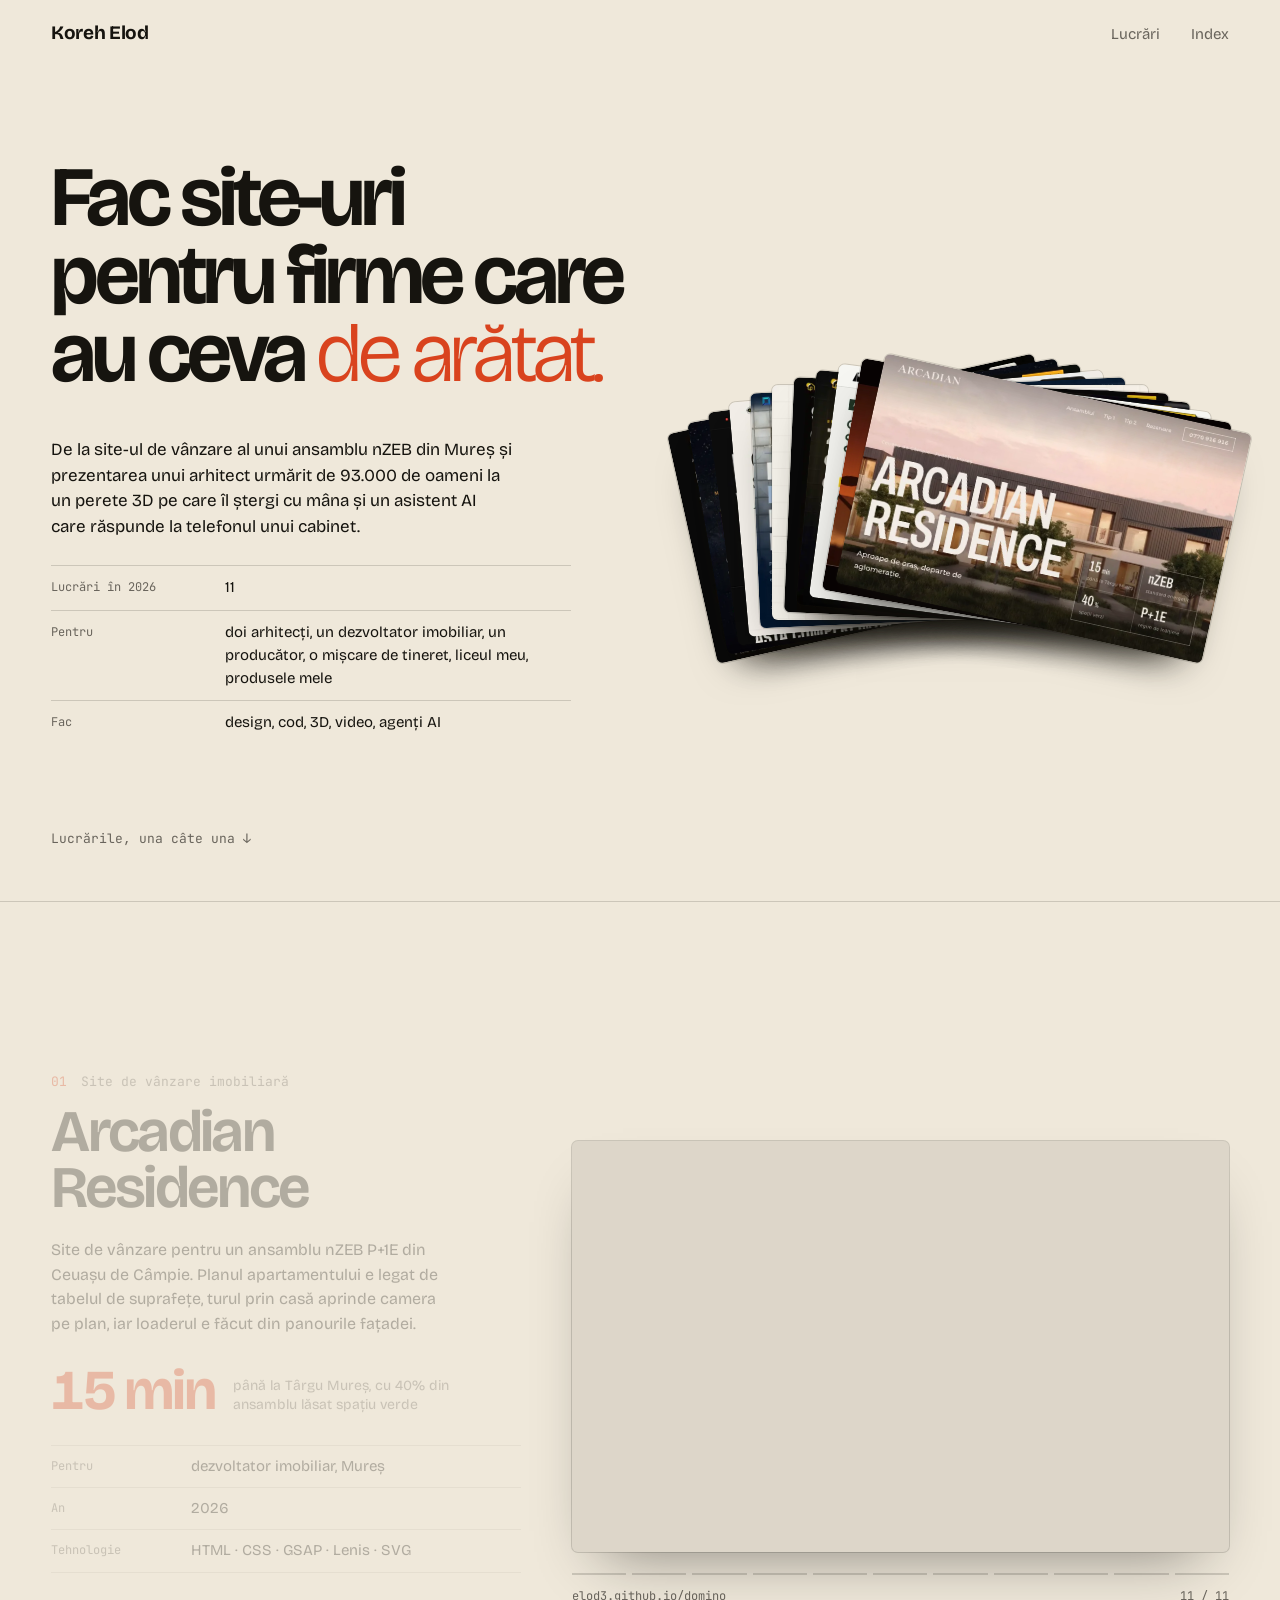
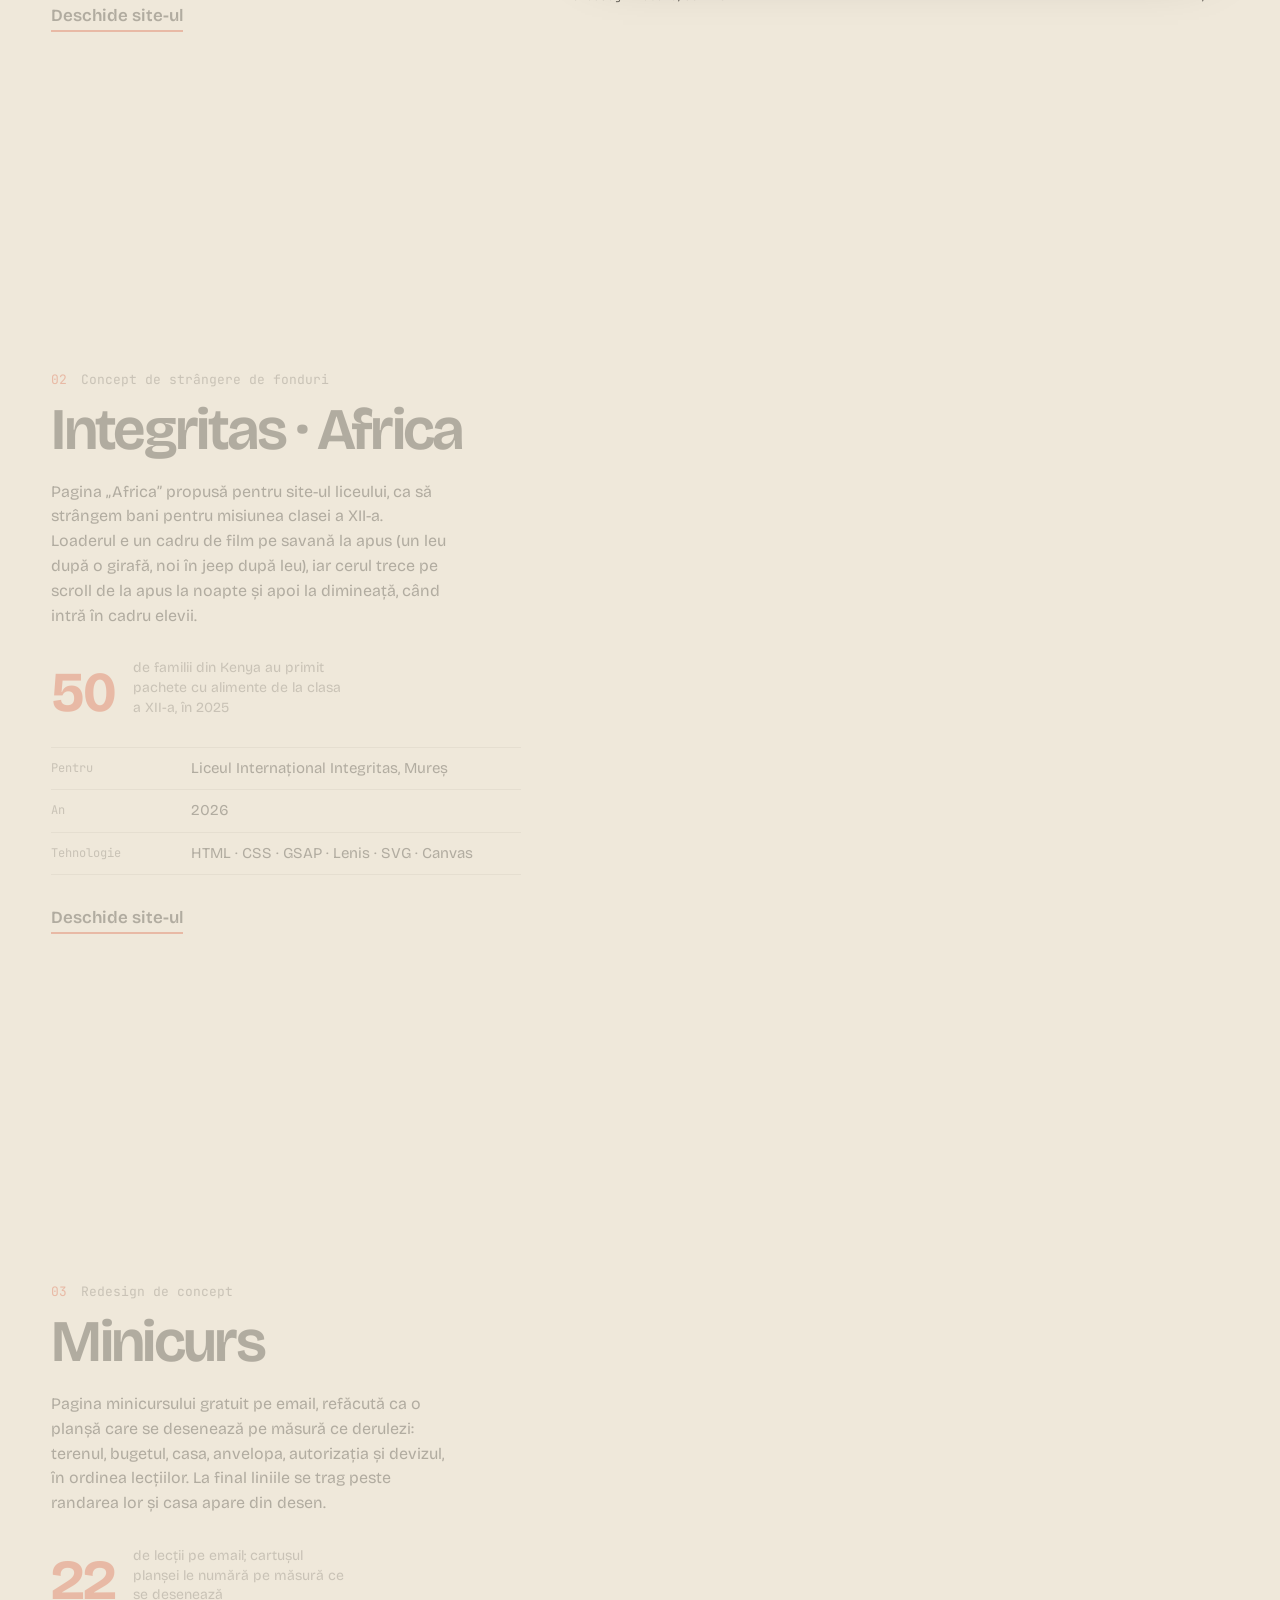
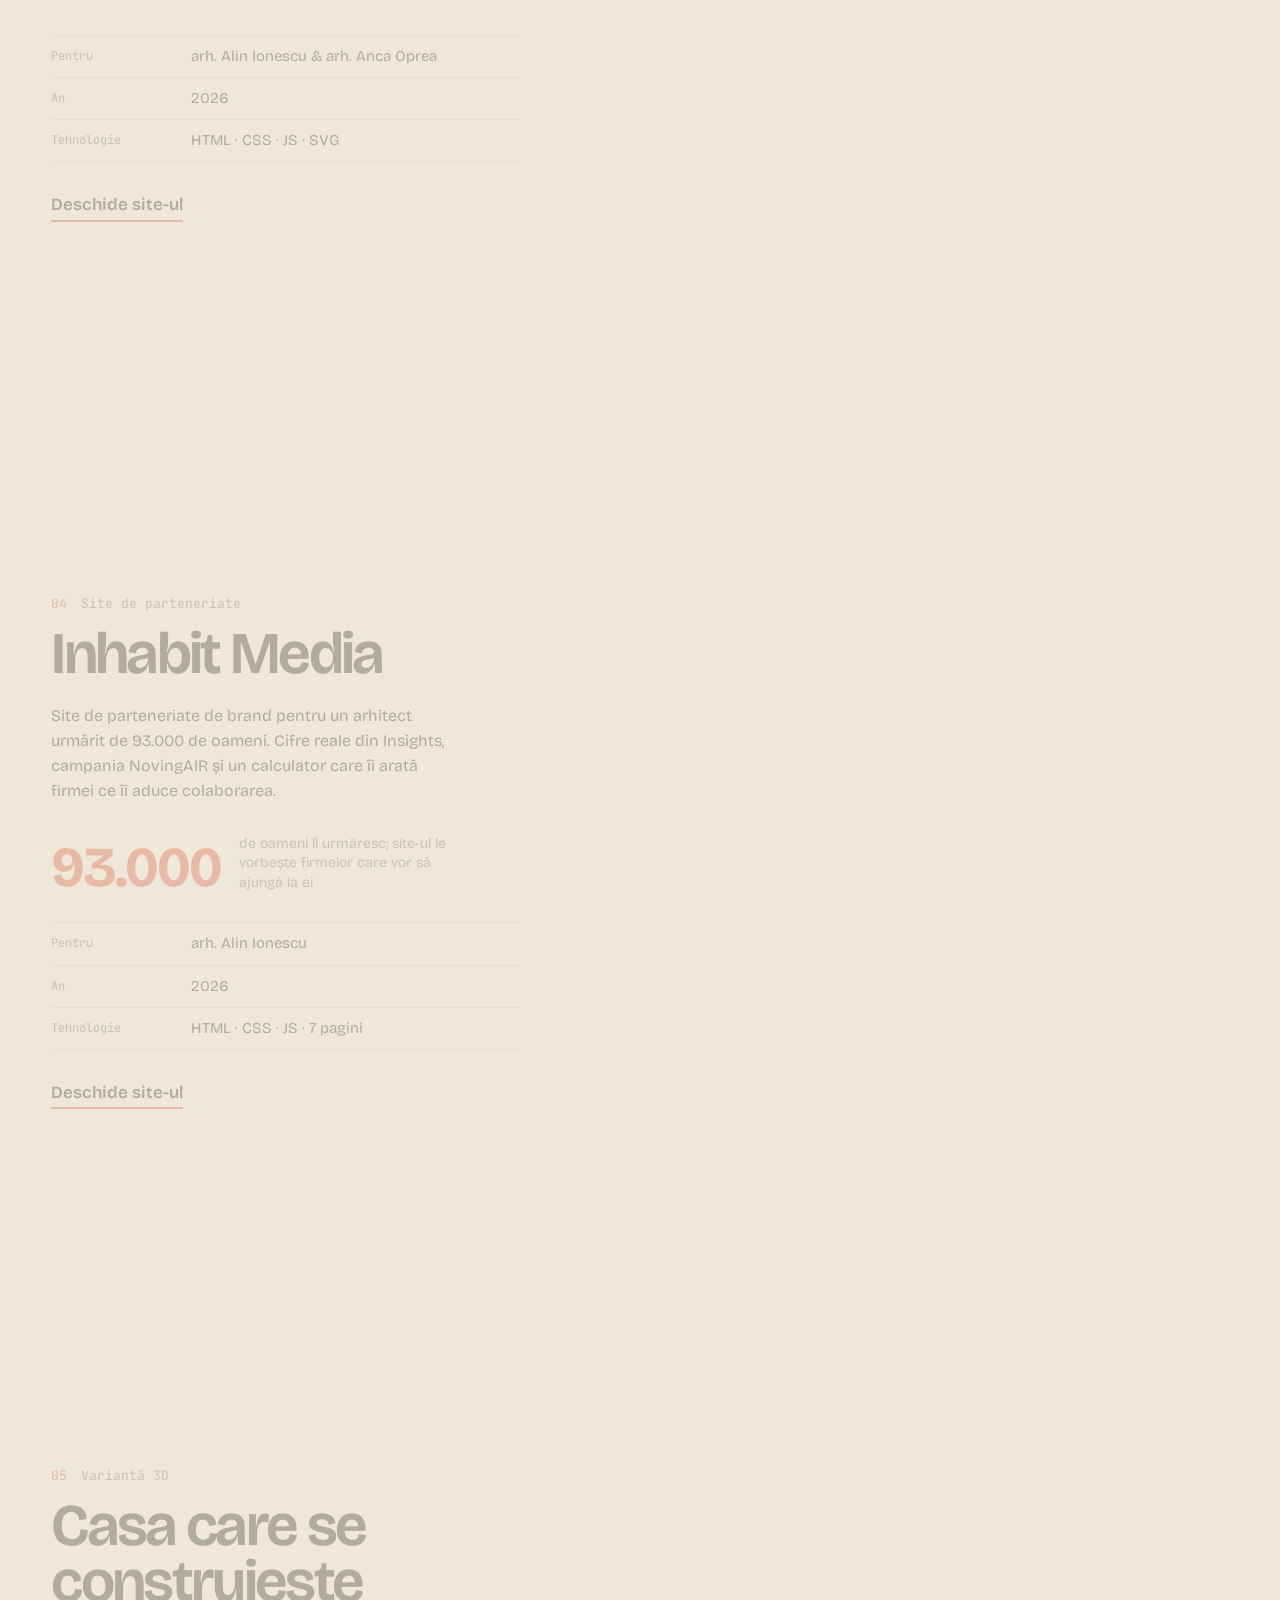
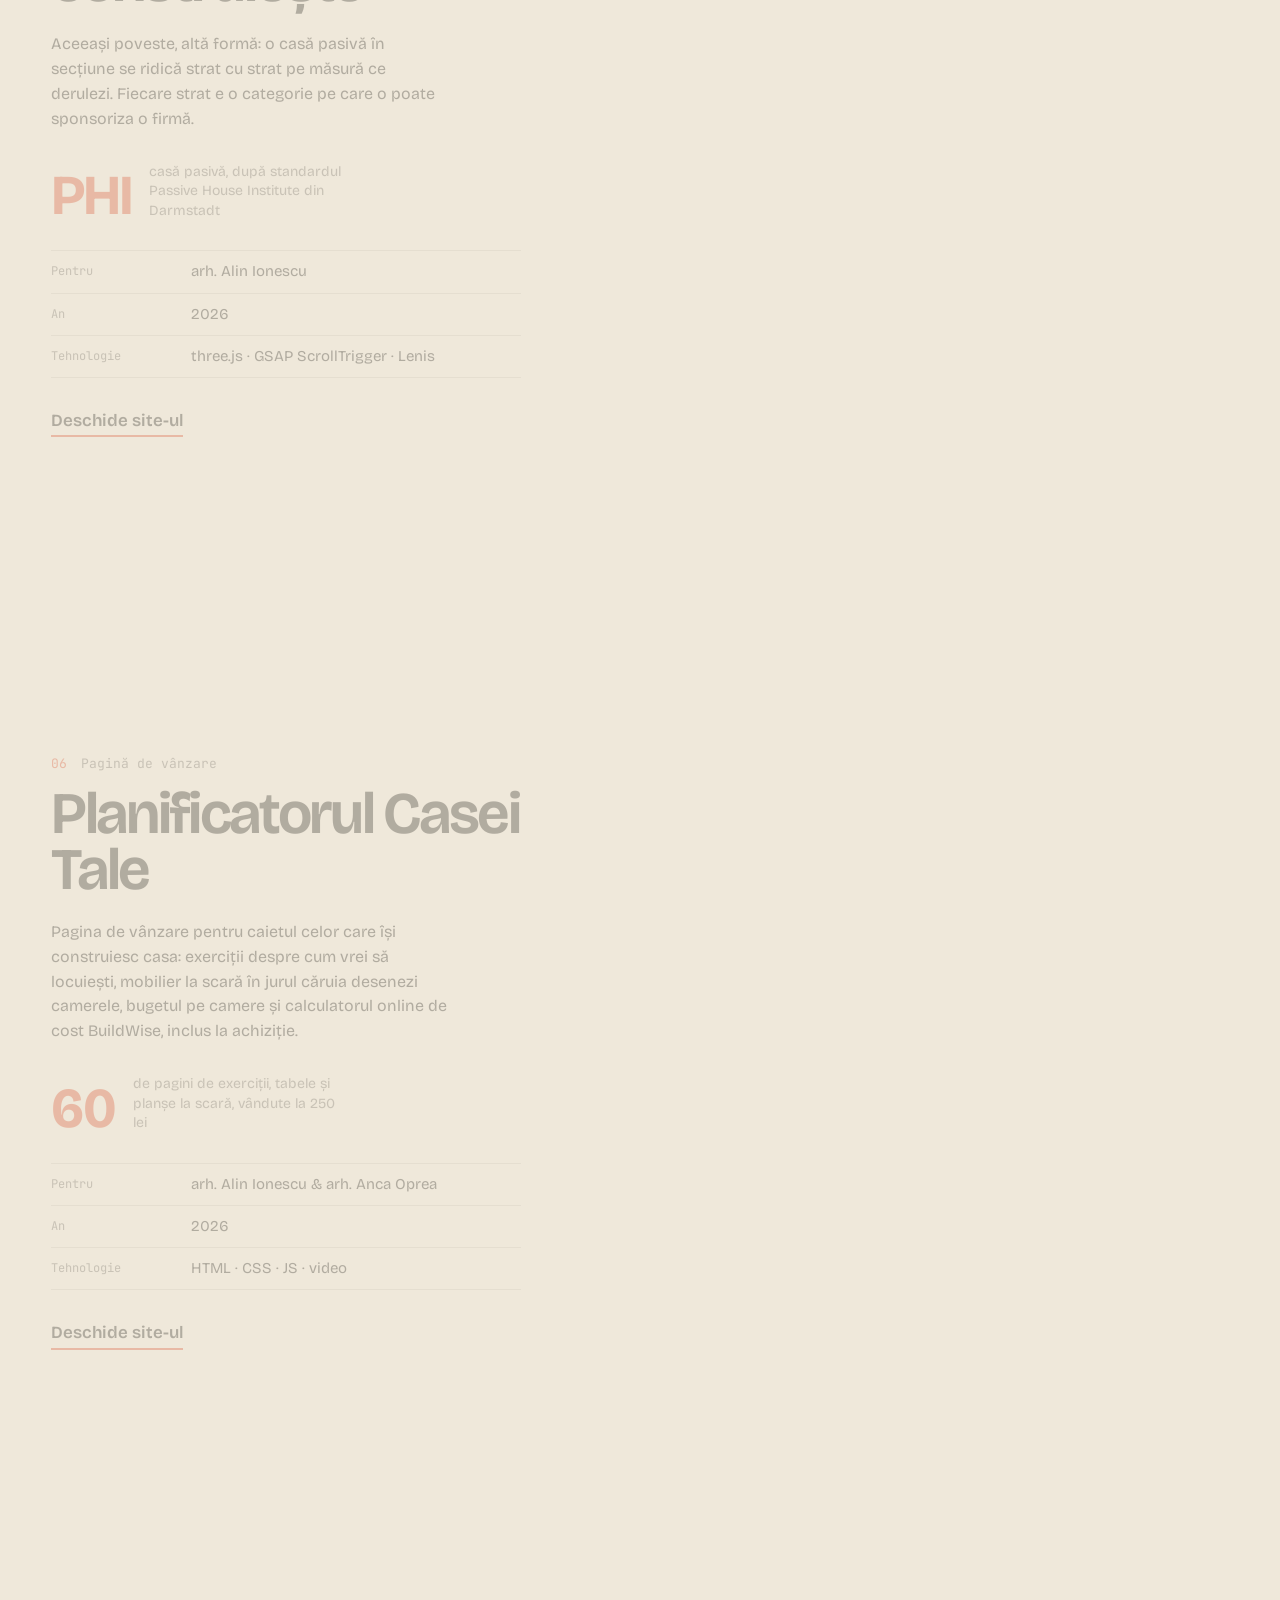
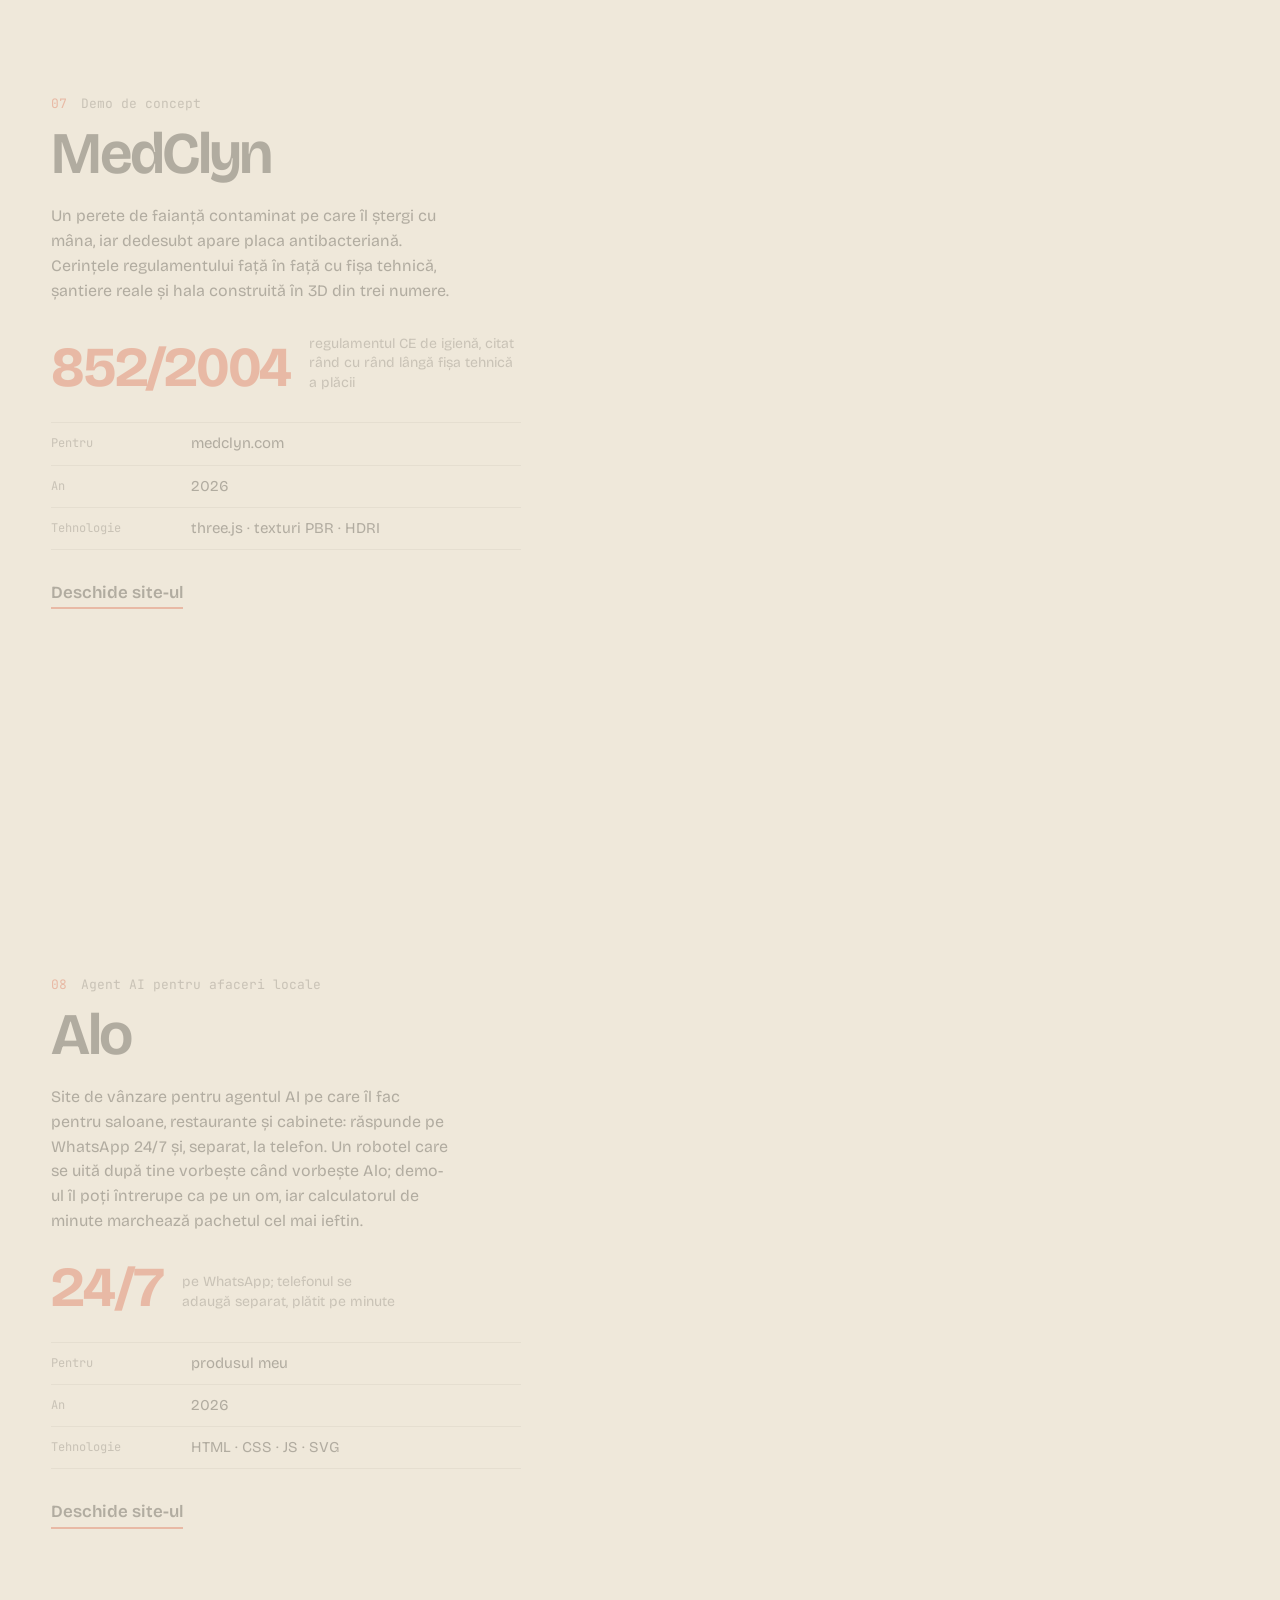
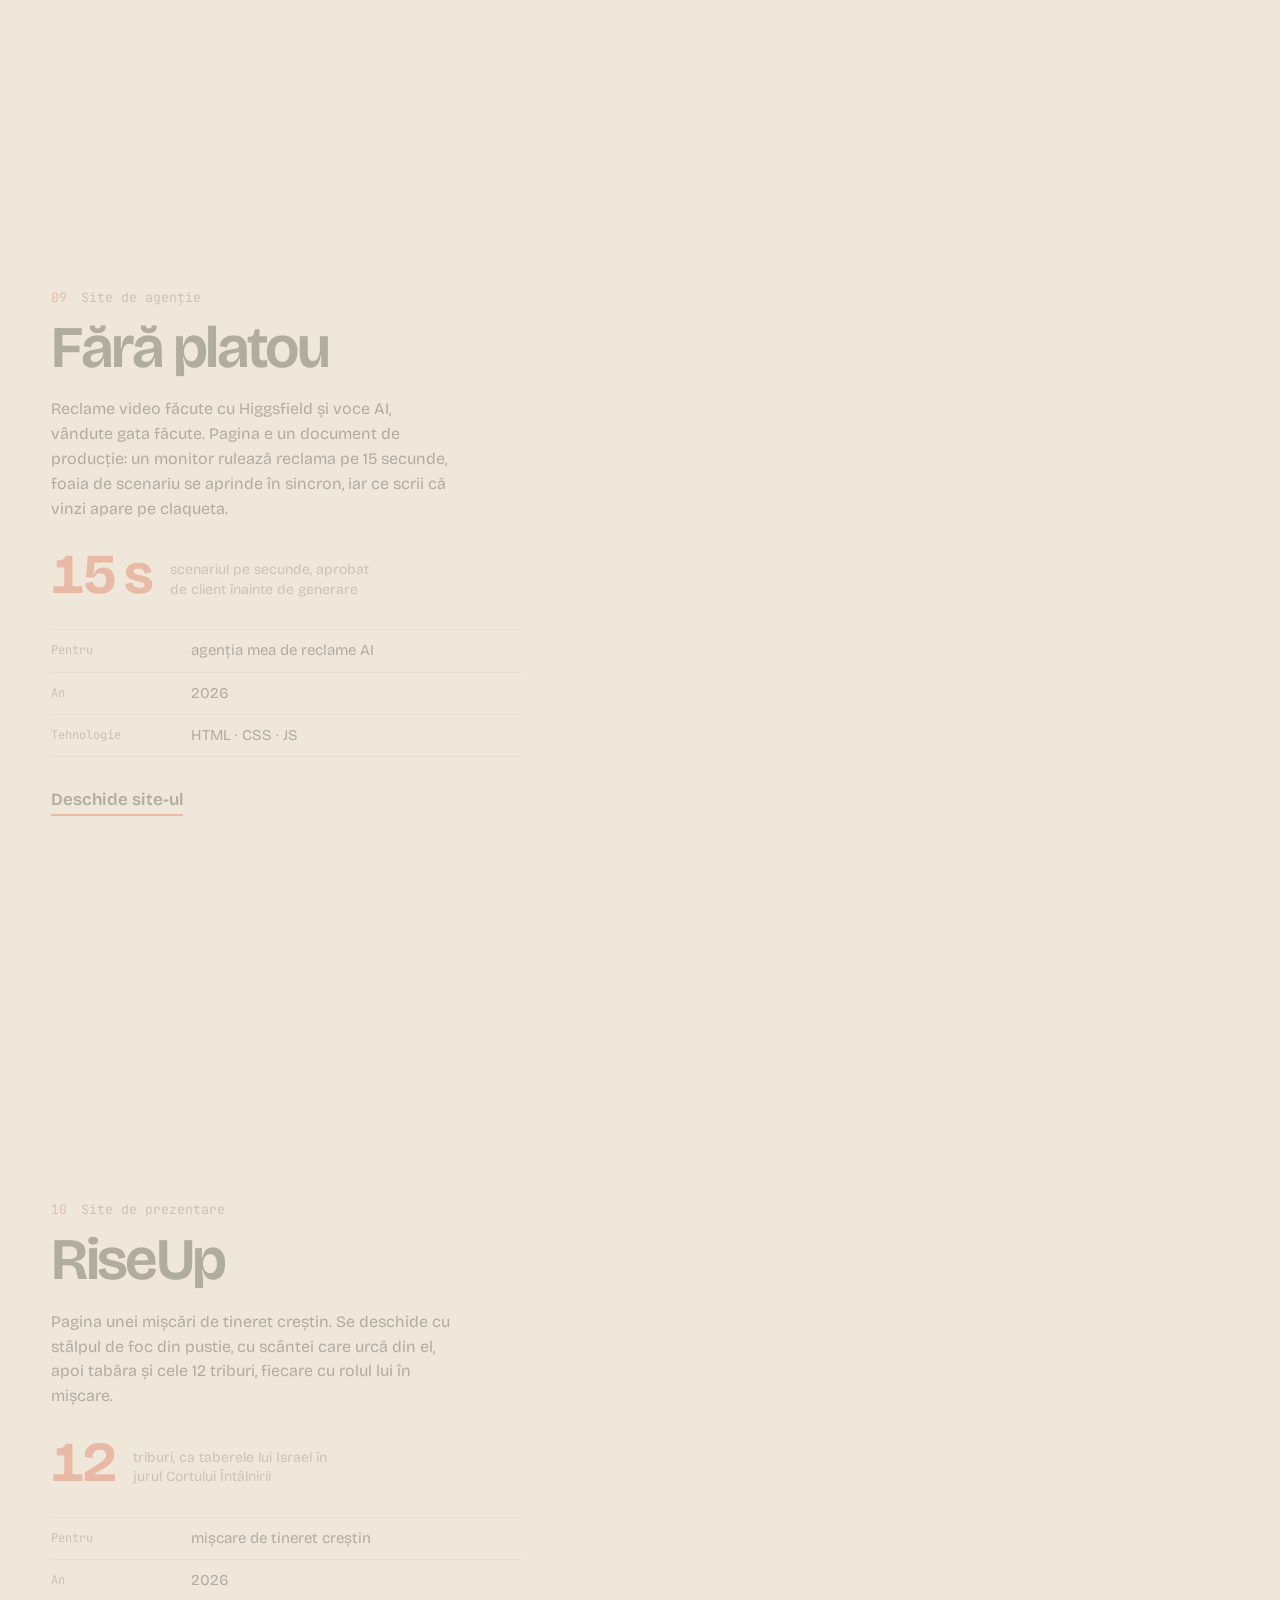
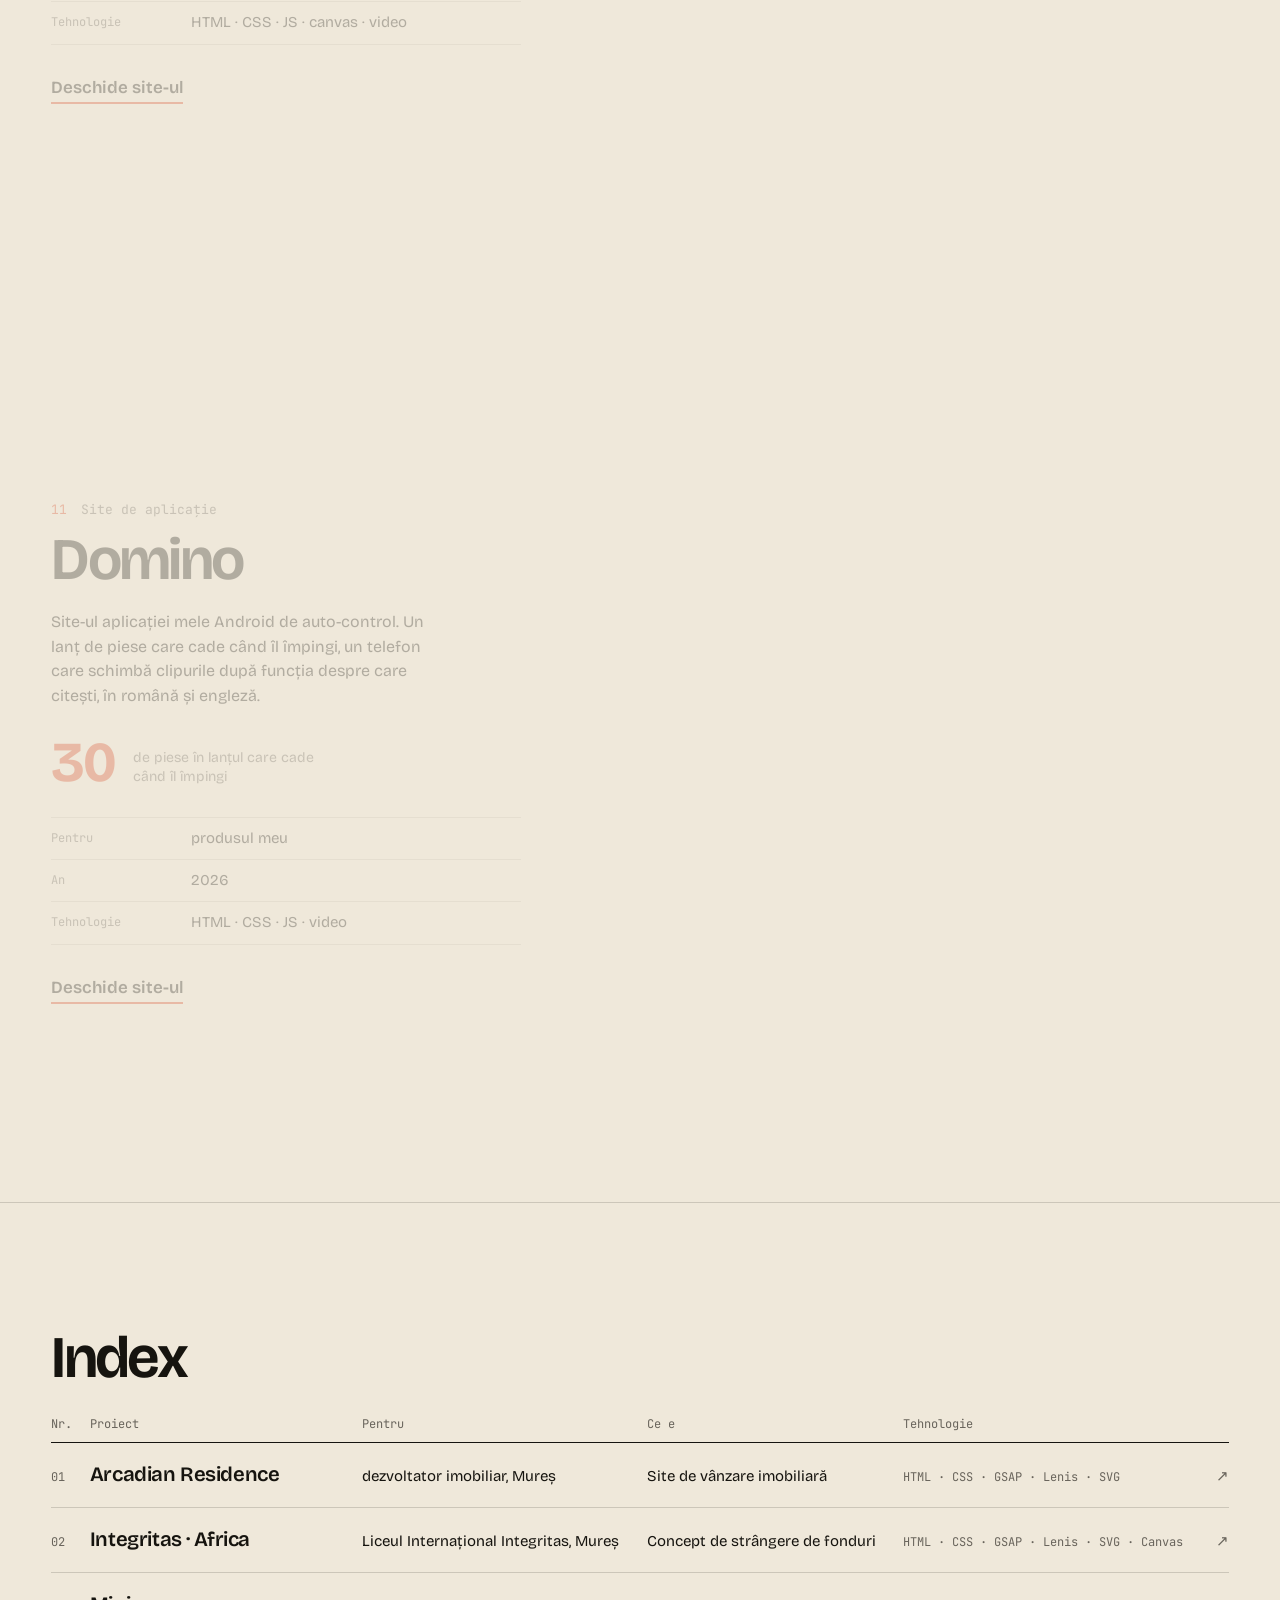
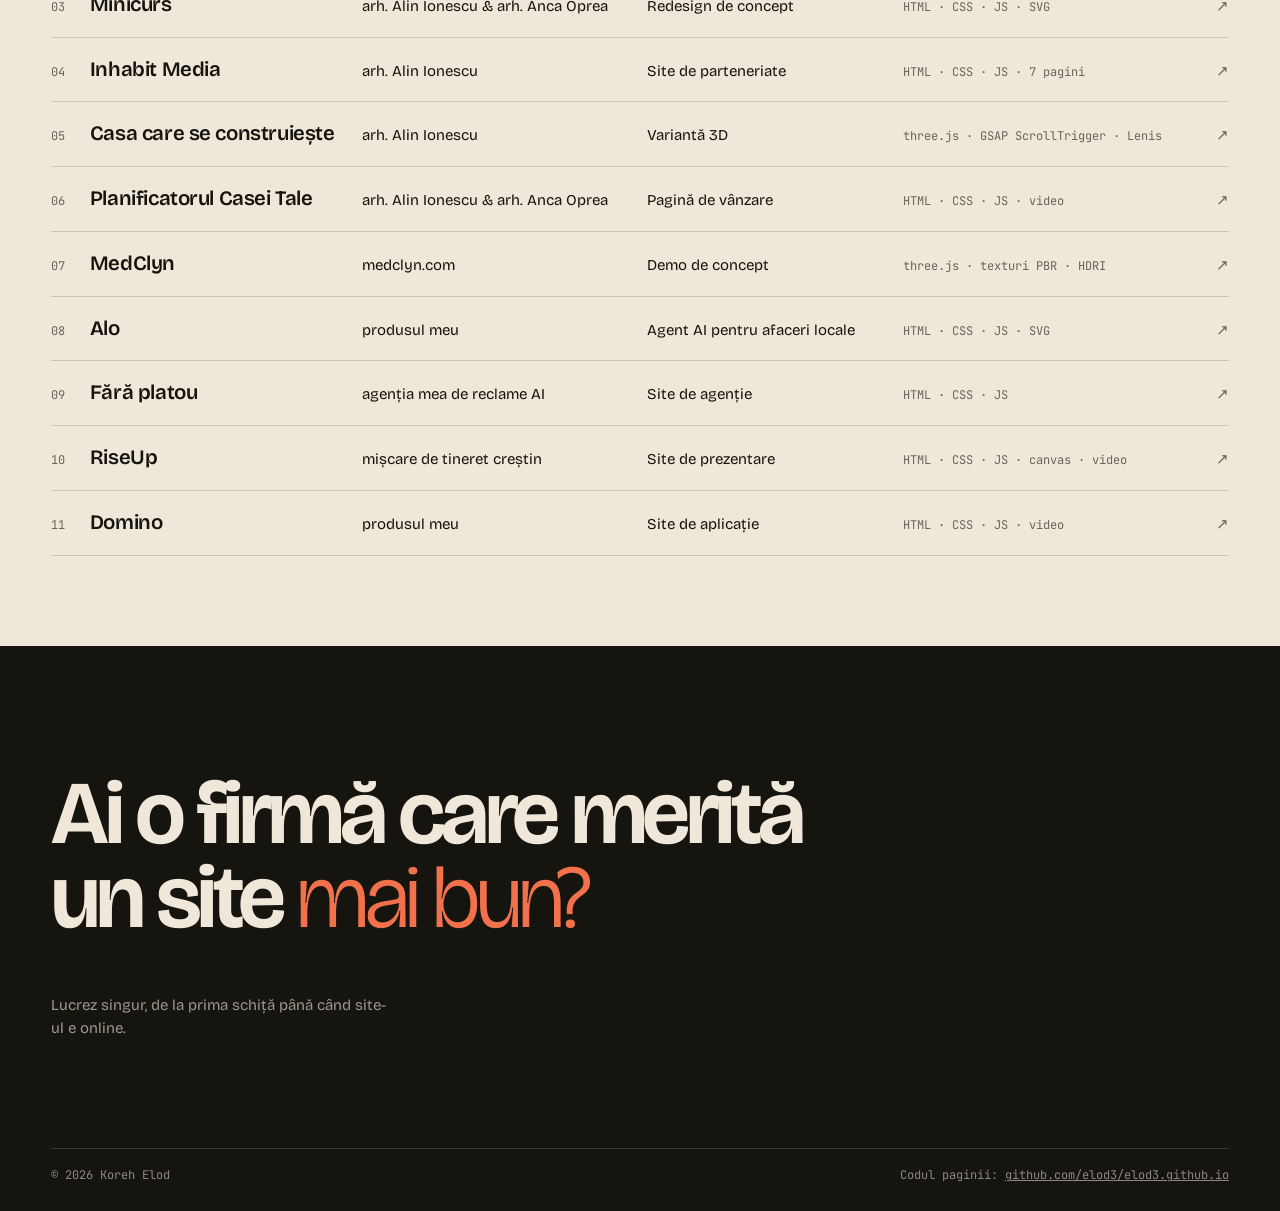
<file: index.html>
<!doctype html>
<html lang="ro">
<head>
<meta charset="utf-8">
<meta name="viewport" content="width=device-width, initial-scale=1">
<title>Koreh Elod · site-uri și demo-uri pentru firme</title>
<meta name="description" content="Portofoliul lui Koreh Elod: site-uri de prezentare, demo-uri 3D și prezentări interactive pentru firme. Unsprezece proiecte din 2026, printre ele două produse AI.">
<link rel="canonical" href="https://elod3.github.io/">
<meta property="og:title" content="Koreh Elod · site-uri și demo-uri pentru firme">
<meta property="og:description" content="Unsprezece proiecte din 2026: Arcadian Residence, Integritas · Africa, Minicurs, Inhabit Media, casa care se construiește, Planificatorul Casei Tale, MedClyn, Alo, Fără platou, RiseUp, Domino.">
<meta property="og:type" content="website">
<meta property="og:url" content="https://elod3.github.io/">
<meta property="og:image" content="https://elod3.github.io/og.jpg">
<meta property="og:image:width" content="1200">
<meta property="og:image:height" content="630">
<meta property="og:locale" content="ro_RO">
<meta name="twitter:card" content="summary_large_image">
<meta name="theme-color" content="#efe8da">
<link rel="icon" href="favicon.svg" type="image/svg+xml">
<link rel="preload" href="fonts/bricolage-grotesque-300_800-latin.woff2" as="font" type="font/woff2" crossorigin>
<link rel="stylesheet" href="fonts.css?v=2">
<link rel="stylesheet" href="style.css?v=7">
<script>document.documentElement.classList.add('js')</script>
</head>
<body>

<header class="top">
  <a class="top__name" href="#">Koreh Elod</a>
  <nav class="top__nav" aria-label="Secțiuni">
    <a href="#lucrari">Lucrări</a>
    <a href="#index">Index</a>
  </nav>
</header>

<main>
  <!-- intro: afirmația la stânga, lucrările împărțite ca un teanc de cărți la dreapta -->
  <section class="intro">
    <div class="intro__text">
      <h1 class="intro__h">
        <span class="ln"><span>Fac site-uri</span></span>
        <span class="ln"><span>pentru firme care</span></span>
        <span class="ln"><span>au ceva <em>de arătat.</em></span></span>
      </h1>
      <p class="intro__lead">De la site-ul de vânzare al unui ansamblu nZEB din Mureș și prezentarea unui arhitect urmărit de 93.000 de oameni la un perete 3D pe care îl ștergi cu mâna și un asistent AI care răspunde la telefonul unui cabinet.</p>
      <dl class="facts">
        <div><dt>Lucrări în 2026</dt><dd>11</dd></div>
        <div><dt>Pentru</dt><dd>doi arhitecți, un dezvoltator imobiliar, un producător, o mișcare de tineret, liceul meu, produsele mele</dd></div>
        <div><dt>Fac</dt><dd>design, cod, 3D, video, agenți AI</dd></div>
      </dl>
    </div>
    <div class="deck" id="deck" aria-label="Lucrările, pe scurt"></div>
    <a class="intro__down" href="#lucrari">Lucrările, una câte una <span aria-hidden="true">↓</span></a>
  </section>

  <!-- lucrările: textul curge în stânga, ecranul fix din dreapta rulează proiectul activ -->
  <section class="work" id="lucrari" aria-label="Lucrări">
    <div class="cases" id="cases"></div>
    <div class="stage" aria-hidden="true">
      <a class="stage__screen" id="screen" href="#" target="_blank" rel="noopener" tabindex="-1"></a>
      <div class="stage__bars" id="bars"></div>
      <p class="stage__url"><span id="stageUrl">elod3.github.io</span><span id="stageNr">01 / 11</span></p>
    </div>
  </section>

  <!-- indexul: toate proiectele ca tabel de catalog -->
  <section class="index" id="index">
    <h2 class="index__h">Index</h2>
    <table class="tbl">
      <thead><tr><th>Nr.</th><th>Proiect</th><th>Pentru</th><th>Ce e</th><th>Tehnologie</th><th><span class="sr">Link</span></th></tr></thead>
      <tbody id="rows"></tbody>
    </table>
  </section>
</main>

<footer class="end" id="contact">
  <p class="end__seen" id="seen" hidden></p>
  <p class="end__q">Ai o firmă care merită<br> un site <em>mai bun?</em></p>
  <p class="end__note">Lucrez singur, de la prima schiță până când site-ul e online.</p>
  <p class="end__foot"><span>© 2026 Koreh Elod</span><span>Codul paginii: <a href="https://github.com/elod3/elod3.github.io">github.com/elod3/elod3.github.io</a></span></p>
</footer>

<div class="tag" id="tag" aria-hidden="true">Deschide site-ul ↗</div>
<img class="peek" id="peek" alt="" aria-hidden="true" width="320" height="200">

<script src="app.js?v=8" defer></script>
</body>
</html>
</file>
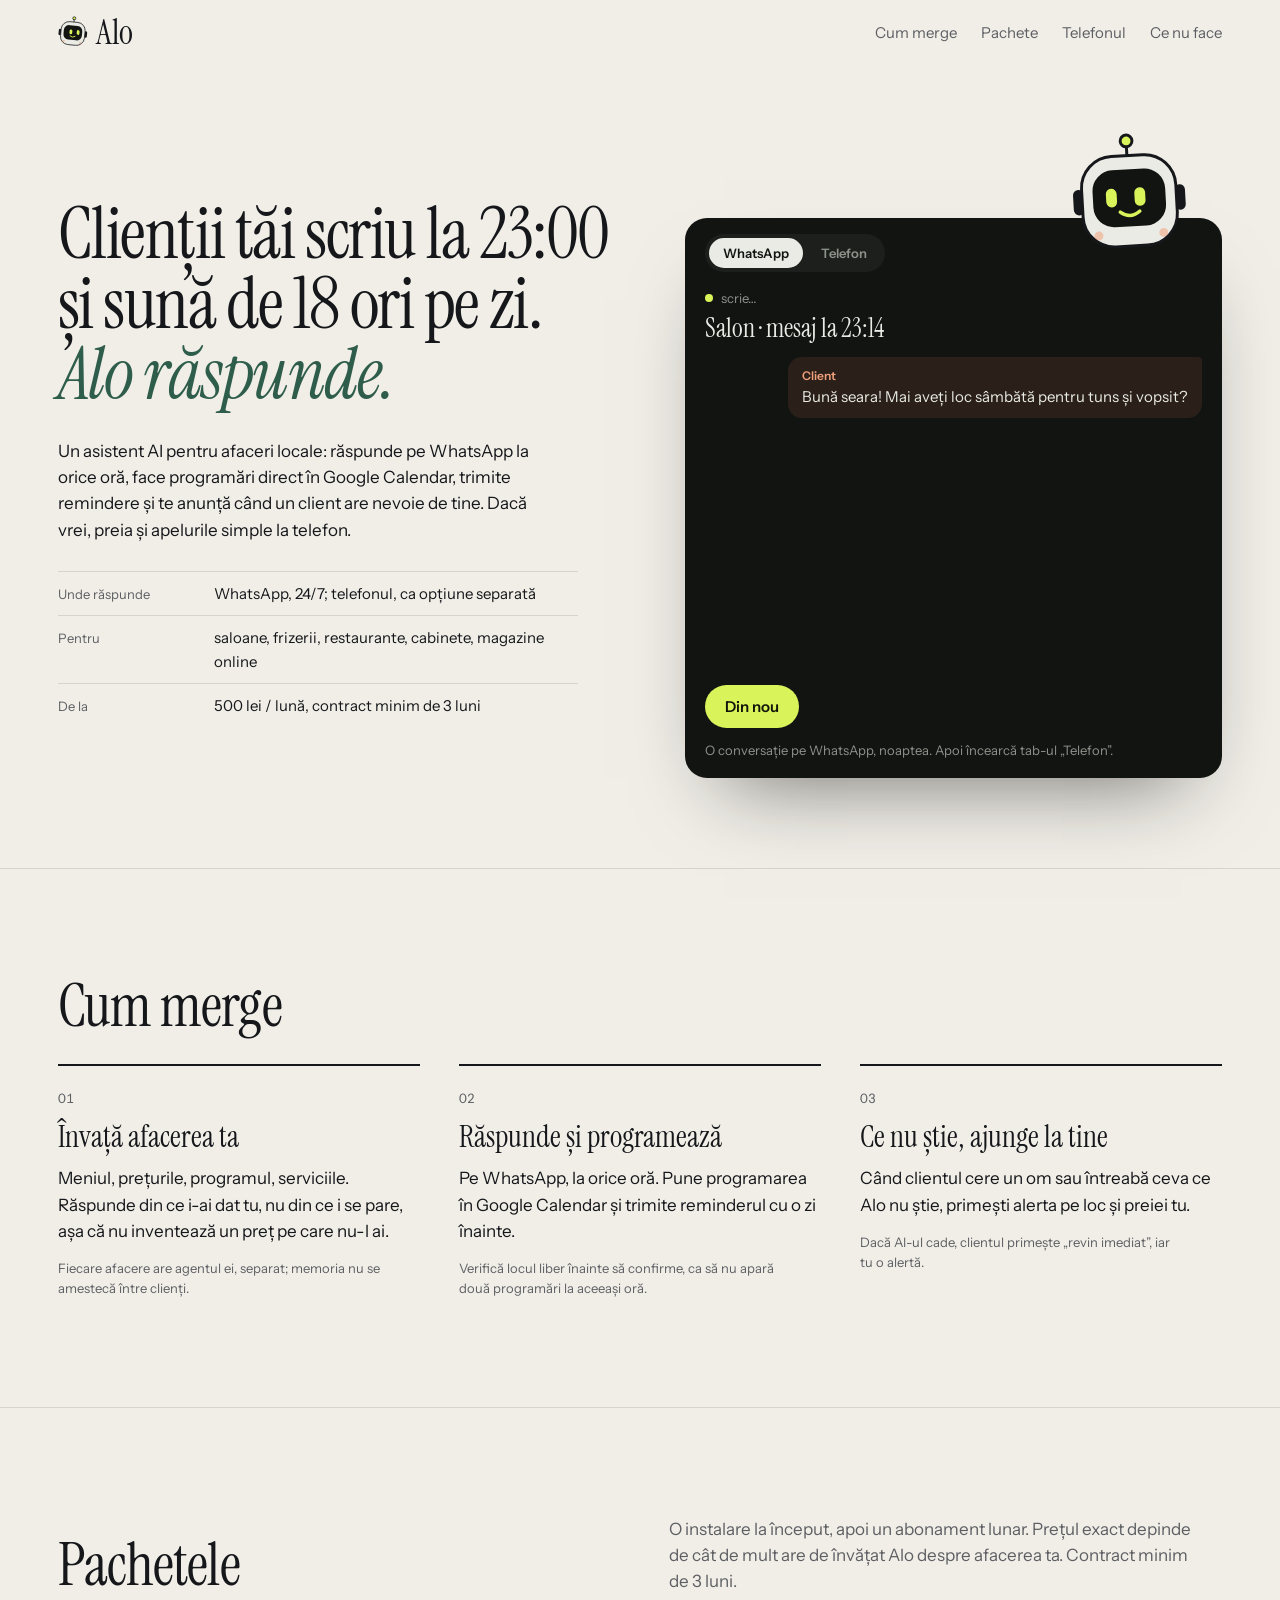
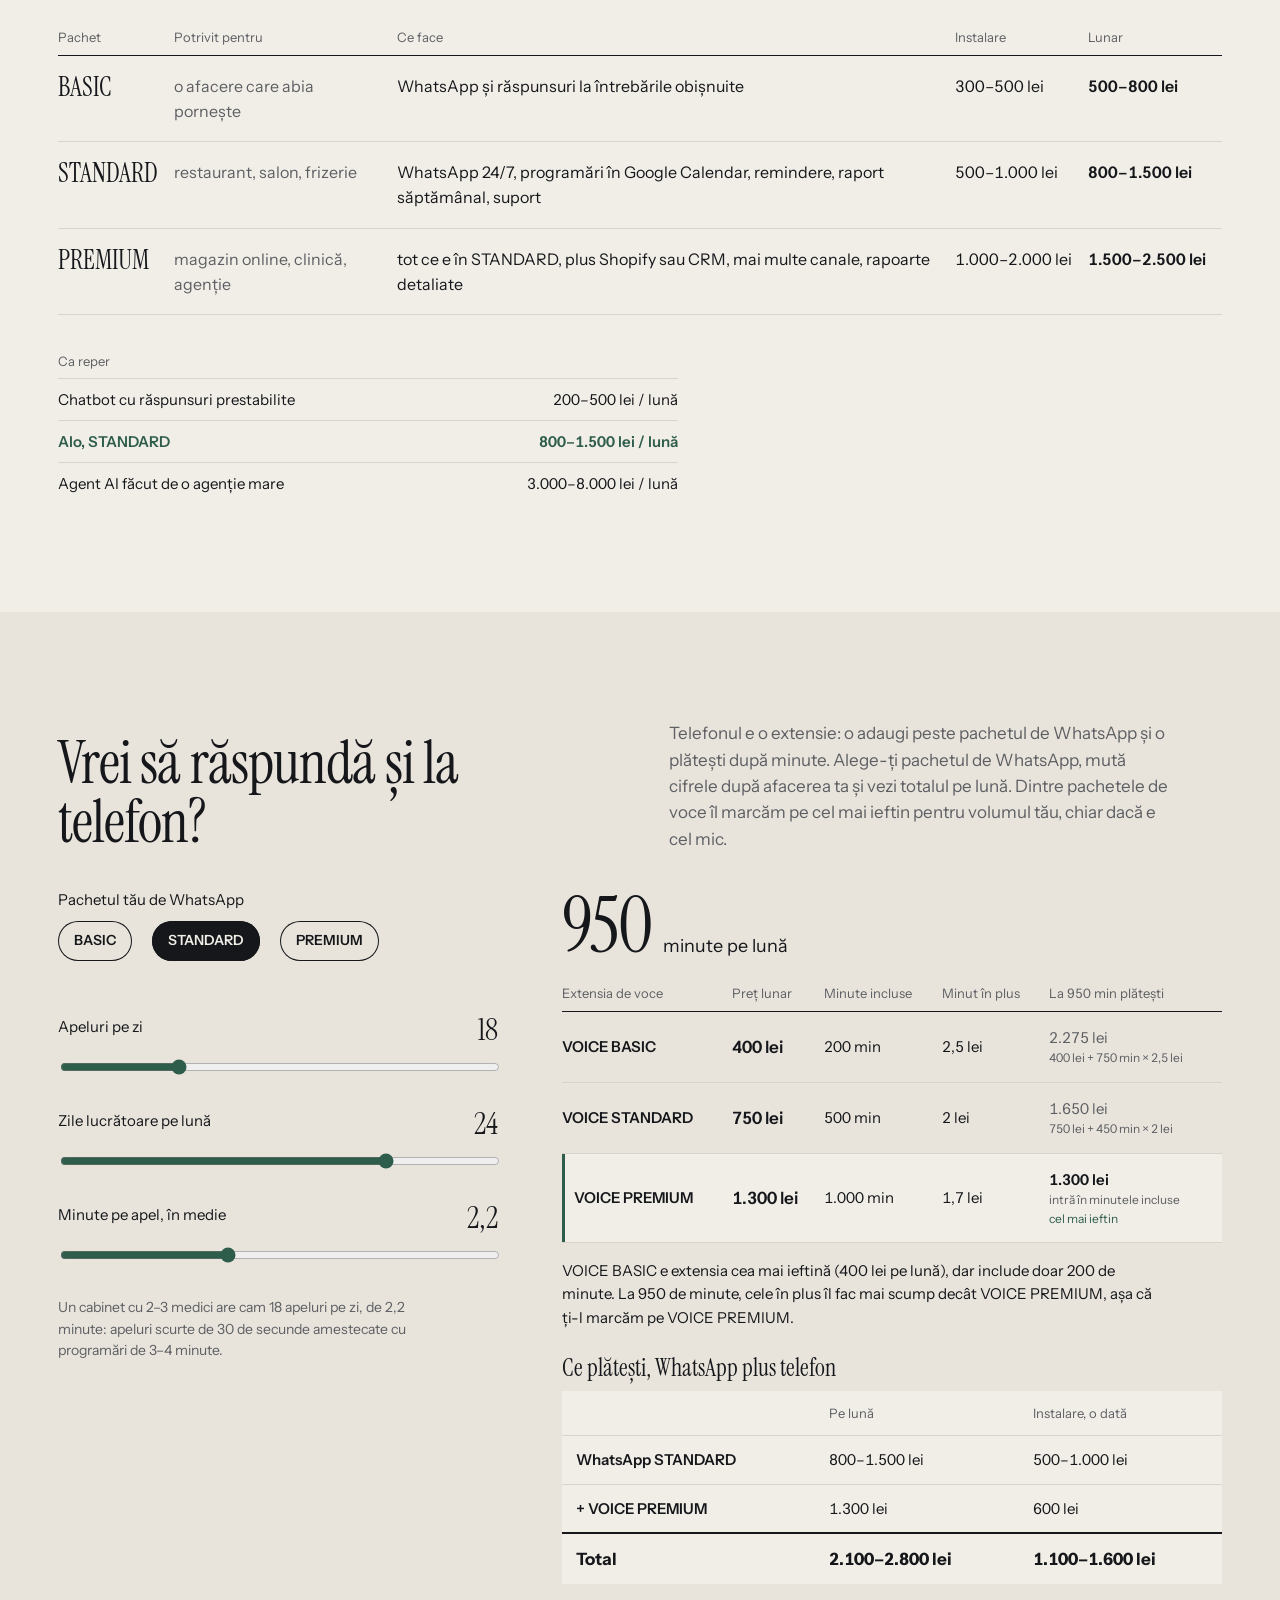
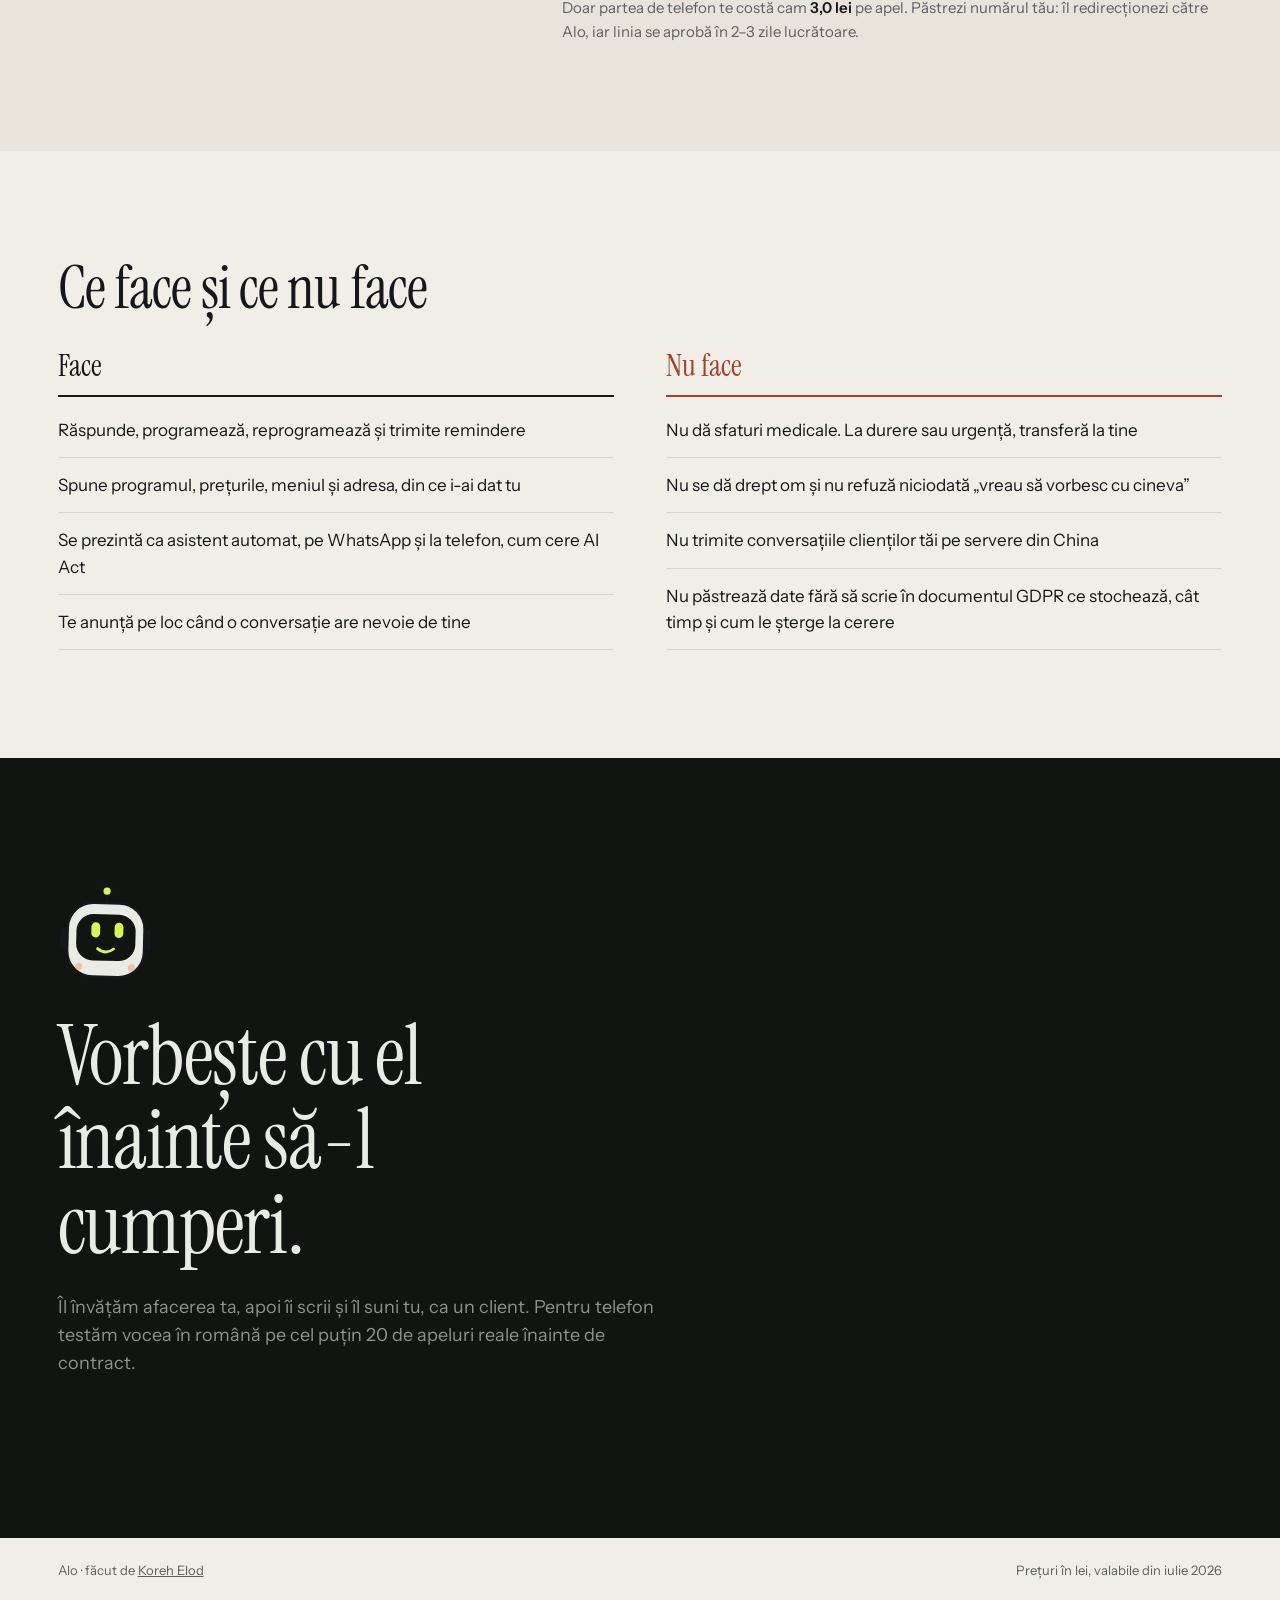
<file: alo/index.html>
<!doctype html>
<html lang="ro">
<head>
<meta charset="utf-8">
<meta name="viewport" content="width=device-width, initial-scale=1">
<title>Alo · asistentul AI care răspunde clienților tăi pe WhatsApp și la telefon</title>
<meta name="description" content="Alo răspunde pe WhatsApp 24/7, face programări în Google Calendar, trimite remindere și te anunță când un client are nevoie de tine. Telefonul se adaugă separat. De la 500 lei pe lună.">
<meta property="og:title" content="Alo · asistentul AI al afacerii tale">
<meta property="og:description" content="WhatsApp 24/7, programări în Google Calendar, remindere. Și, dacă vrei, telefonul.">
<meta property="og:image" content="https://elod3.github.io/alo/og.jpg">
<meta property="og:type" content="website">
<meta name="twitter:card" content="summary_large_image">
<meta name="theme-color" content="#f1eee8">
<link rel="icon" href="favicon.svg" type="image/svg+xml">
<link rel="stylesheet" href="fonts.css?v=1">
<link rel="stylesheet" href="style.css?v=7">
</head>
<body>

<header class="top">
  <a class="logo" href="#"><span class="bot bot--mini" data-bot aria-hidden="true"></span>Alo</a>
  <nav class="top__nav" aria-label="Secțiuni">
    <a href="#cum">Cum merge</a>
    <a href="#pachete">Pachete</a>
    <a href="#telefon">Telefonul</a>
    <a href="#limite">Ce nu face</a>
  </nav>
  <a class="top__cta" href="#proba">Vreau o demonstrație</a>
</header>

<main>
  <!-- hero: promisiunea la stânga; la dreapta Alo în carne și oase: robotelul și o conversație care rulează -->
  <section class="hero">
    <div class="hero__text">
      <h1>Clienții tăi scriu la 23:00 și sună de 18 ori pe zi. <em>Alo răspunde.</em></h1>
      <p class="hero__lead">Un asistent AI pentru afaceri locale: răspunde pe WhatsApp la orice oră, face programări direct în Google Calendar, trimite remindere și te anunță când un client are nevoie de tine. Dacă vrei, preia și apelurile simple la telefon.</p>
      <dl class="hero__facts">
        <div><dt>Unde răspunde</dt><dd>WhatsApp, 24/7; telefonul, ca opțiune separată</dd></div>
        <div><dt>Pentru</dt><dd>saloane, frizerii, restaurante, cabinete, magazine online</dd></div>
        <div><dt>De la</dt><dd>500 lei / lună, contract minim de 3 luni</dd></div>
      </dl>
    </div>

    <div class="stagebox">
      <span class="bot bot--big" id="bigBot" data-bot role="img" aria-label="Alo, robotelul"></span>
      <figure class="call" id="call" data-mode="wa" aria-label="Demonstrație: o conversație cu Alo">
        <div class="call__tabs" role="tablist" aria-label="Canal">
          <button type="button" role="tab" data-mode="wa" aria-selected="true">WhatsApp</button>
          <button type="button" role="tab" data-mode="tel" aria-selected="false">Telefon</button>
        </div>
        <div class="call__top">
          <span class="call__state"><i class="dot"></i><span id="state">Gata</span></span>
          <b id="clock">00:00</b>
        </div>
        <p class="call__who" id="who">Salon · mesaj la 23:14</p>
        <div class="wave" id="wave" aria-hidden="true"></div>
        <ol class="call__log" id="log" aria-live="polite"></ol>
        <div class="call__ctl">
          <button type="button" class="btn btn--live" id="start">Pornește</button>
          <button type="button" class="btn btn--ghost" id="cut" disabled>Întrerupe-l</button>
        </div>
        <figcaption class="call__note" id="note">O conversație pe WhatsApp, noaptea. Apoi încearcă tab-ul „Telefon”.</figcaption>
      </figure>
    </div>
  </section>

  <!-- cum merge: trei pași, ca o fișă de instalare -->
  <section class="steps" id="cum">
    <h2>Cum merge</h2>
    <ol class="steps__list">
      <li>
        <span class="n">01</span>
        <h3>Învață afacerea ta</h3>
        <p>Meniul, prețurile, programul, serviciile. Răspunde din ce i-ai dat tu, nu din ce i se pare, așa că nu inventează un preț pe care nu-l ai.</p>
        <small>Fiecare afacere are agentul ei, separat; memoria nu se amestecă între clienți.</small>
      </li>
      <li>
        <span class="n">02</span>
        <h3>Răspunde și programează</h3>
        <p>Pe WhatsApp, la orice oră. Pune programarea în Google Calendar și trimite reminderul cu o zi înainte.</p>
        <small>Verifică locul liber înainte să confirme, ca să nu apară două programări la aceeași oră.</small>
      </li>
      <li>
        <span class="n">03</span>
        <h3>Ce nu știe, ajunge la tine</h3>
        <p>Când clientul cere un om sau întreabă ceva ce Alo nu știe, primești alerta pe loc și preiei tu.</p>
        <small>Dacă AI-ul cade, clientul primește „revin imediat”, iar tu o alertă.</small>
      </li>
    </ol>
  </section>

  <!-- pachetele de bază, pe WhatsApp -->
  <section class="plans" id="pachete">
    <div class="plans__head">
      <h2>Pachetele</h2>
      <p>O instalare la început, apoi un abonament lunar. Prețul exact depinde de cât de mult are de învățat Alo despre afacerea ta. Contract minim de 3 luni.</p>
    </div>
    <table class="tiers">
      <thead><tr><th>Pachet</th><th>Potrivit pentru</th><th>Ce face</th><th>Instalare</th><th>Lunar</th></tr></thead>
      <tbody>
        <tr><td>BASIC</td><td>o afacere care abia pornește</td><td>WhatsApp și răspunsuri la întrebările obișnuite</td><td>300–500 lei</td><td>500–800 lei</td></tr>
        <tr><td>STANDARD</td><td>restaurant, salon, frizerie</td><td>WhatsApp 24/7, programări în Google Calendar, remindere, raport săptămânal, suport</td><td>500–1.000 lei</td><td>800–1.500 lei</td></tr>
        <tr><td>PREMIUM</td><td>magazin online, clinică, agenție</td><td>tot ce e în STANDARD, plus Shopify sau CRM, mai multe canale, rapoarte detaliate</td><td>1.000–2.000 lei</td><td>1.500–2.500 lei</td></tr>
      </tbody>
    </table>
    <dl class="ref">
      <dt>Ca reper</dt>
      <dd><span>Chatbot cu răspunsuri prestabilite</span><b>200–500 lei / lună</b></dd>
      <dd><span>Alo, STANDARD</span><b>800–1.500 lei / lună</b></dd>
      <dd><span>Agent AI făcut de o agenție mare</span><b>3.000–8.000 lei / lună</b></dd>
    </dl>
  </section>

  <!-- telefonul: se plătește separat, calculatorul de minute -->
  <section class="calc" id="telefon">
    <div class="calc__head">
      <h2>Vrei să răspundă și la telefon?</h2>
      <p>Telefonul e o extensie: o adaugi peste pachetul de WhatsApp și o plătești după minute. Alege-ți pachetul de WhatsApp, mută cifrele după afacerea ta și vezi totalul pe lună. Dintre pachetele de voce îl marcăm pe cel mai ieftin pentru volumul tău, chiar dacă e cel mic.</p>
    </div>
    <div class="calc__body">
      <div class="calc__in">
        <fieldset class="wa-pick">
          <legend>Pachetul tău de WhatsApp</legend>
          <label><input type="radio" name="wa" value="0"><span>BASIC</span></label>
          <label><input type="radio" name="wa" value="1" checked><span>STANDARD</span></label>
          <label><input type="radio" name="wa" value="2"><span>PREMIUM</span></label>
        </fieldset>
        <label><span>Apeluri pe zi</span><output id="oCalls">18</output>
          <input type="range" id="calls" min="3" max="60" step="1" value="18"></label>
        <label><span>Zile lucrătoare pe lună</span><output id="oDays">24</output>
          <input type="range" id="days" min="18" max="26" step="1" value="24"></label>
        <label><span>Minute pe apel, în medie</span><output id="oDur">2,2</output>
          <input type="range" id="dur" min="0.5" max="5" step="0.1" value="2.2"></label>
        <p class="calc__hint">Un cabinet cu 2–3 medici are cam 18 apeluri pe zi, de 2,2 minute: apeluri scurte de 30 de secunde amestecate cu programări de 3–4 minute.</p>
      </div>
      <div class="calc__out">
        <p class="calc__min"><b id="mins">950</b> minute pe lună</p>
        <table class="price">
          <thead><tr><th>Extensia de voce</th><th>Preț lunar</th><th>Minute incluse</th><th>Minut în plus</th><th id="totHead">La 950 min plătești</th></tr></thead>
          <tbody id="plans"></tbody>
        </table>
        <p class="calc__why" id="why"></p>
        <table class="sum" aria-live="polite">
          <caption>Ce plătești, WhatsApp plus telefon</caption>
          <thead><tr><th></th><th>Pe lună</th><th>Instalare, o dată</th></tr></thead>
          <tbody>
            <tr><th id="sWaName">WhatsApp STANDARD</th><td id="sWaM">800–1.500 lei</td><td id="sWaS">500–1.000 lei</td></tr>
            <tr><th id="sVoName">+ VOICE PREMIUM</th><td id="sVoM">1.300 lei</td><td id="sVoS">600 lei</td></tr>
            <tr class="tot"><th>Total</th><td id="sTotM">2.100–2.800 lei</td><td id="sTotS">1.100–1.600 lei</td></tr>
          </tbody>
        </table>
        <p class="calc__per">Doar partea de telefon te costă cam <b id="perCall">3,0 lei</b> pe apel. Păstrezi numărul tău: îl redirecționezi către Alo, iar linia se aprobă în 2–3 zile lucrătoare.</p>
      </div>
    </div>
  </section>

  <!-- limitele: ce face și ce nu face, față în față -->
  <section class="limits" id="limite">
    <h2>Ce face și ce nu face</h2>
    <div class="limits__cols">
      <div>
        <h3>Face</h3>
        <ul>
          <li>Răspunde, programează, reprogramează și trimite remindere</li>
          <li>Spune programul, prețurile, meniul și adresa, din ce i-ai dat tu</li>
          <li>Se prezintă ca asistent automat, pe WhatsApp și la telefon, cum cere AI Act</li>
          <li>Te anunță pe loc când o conversație are nevoie de tine</li>
        </ul>
      </div>
      <div>
        <h3>Nu face</h3>
        <ul>
          <li>Nu dă sfaturi medicale. La durere sau urgență, transferă la tine</li>
          <li>Nu se dă drept om și nu refuză niciodată „vreau să vorbesc cu cineva”</li>
          <li>Nu trimite conversațiile clienților tăi pe servere din China</li>
          <li>Nu păstrează date fără să scrie în documentul GDPR ce stochează, cât timp și cum le șterge la cerere</li>
        </ul>
      </div>
    </div>
  </section>

  <!-- proba: CTA cu mesajul deja scris -->
  <section class="proof" id="proba">
    <span class="bot bot--end" data-bot aria-hidden="true"></span>
    <h2>Vorbește cu el înainte să-l cumperi.</h2>
    <p>Îl învățăm afacerea ta, apoi îi scrii și îl suni tu, ca un client. Pentru telefon testăm vocea în română pe cel puțin 20 de apeluri reale înainte de contract.</p>
    <a class="btn btn--big js-wa" href="#proba">Vreau o demonstrație</a>
    <p class="proof__msg">Mesajul pleacă deja scris: <q id="msg">Bună! Aș vrea o demonstrație cu Alo.</q></p>
  </section>
</main>

<footer class="foot">
  <span>Alo · făcut de <a href="https://elod3.github.io/">Koreh Elod</a></span>
  <span>Prețuri în lei, valabile din iulie 2026</span>
</footer>

<script src="app.js?v=5" defer></script>
</body>
</html>
</file>
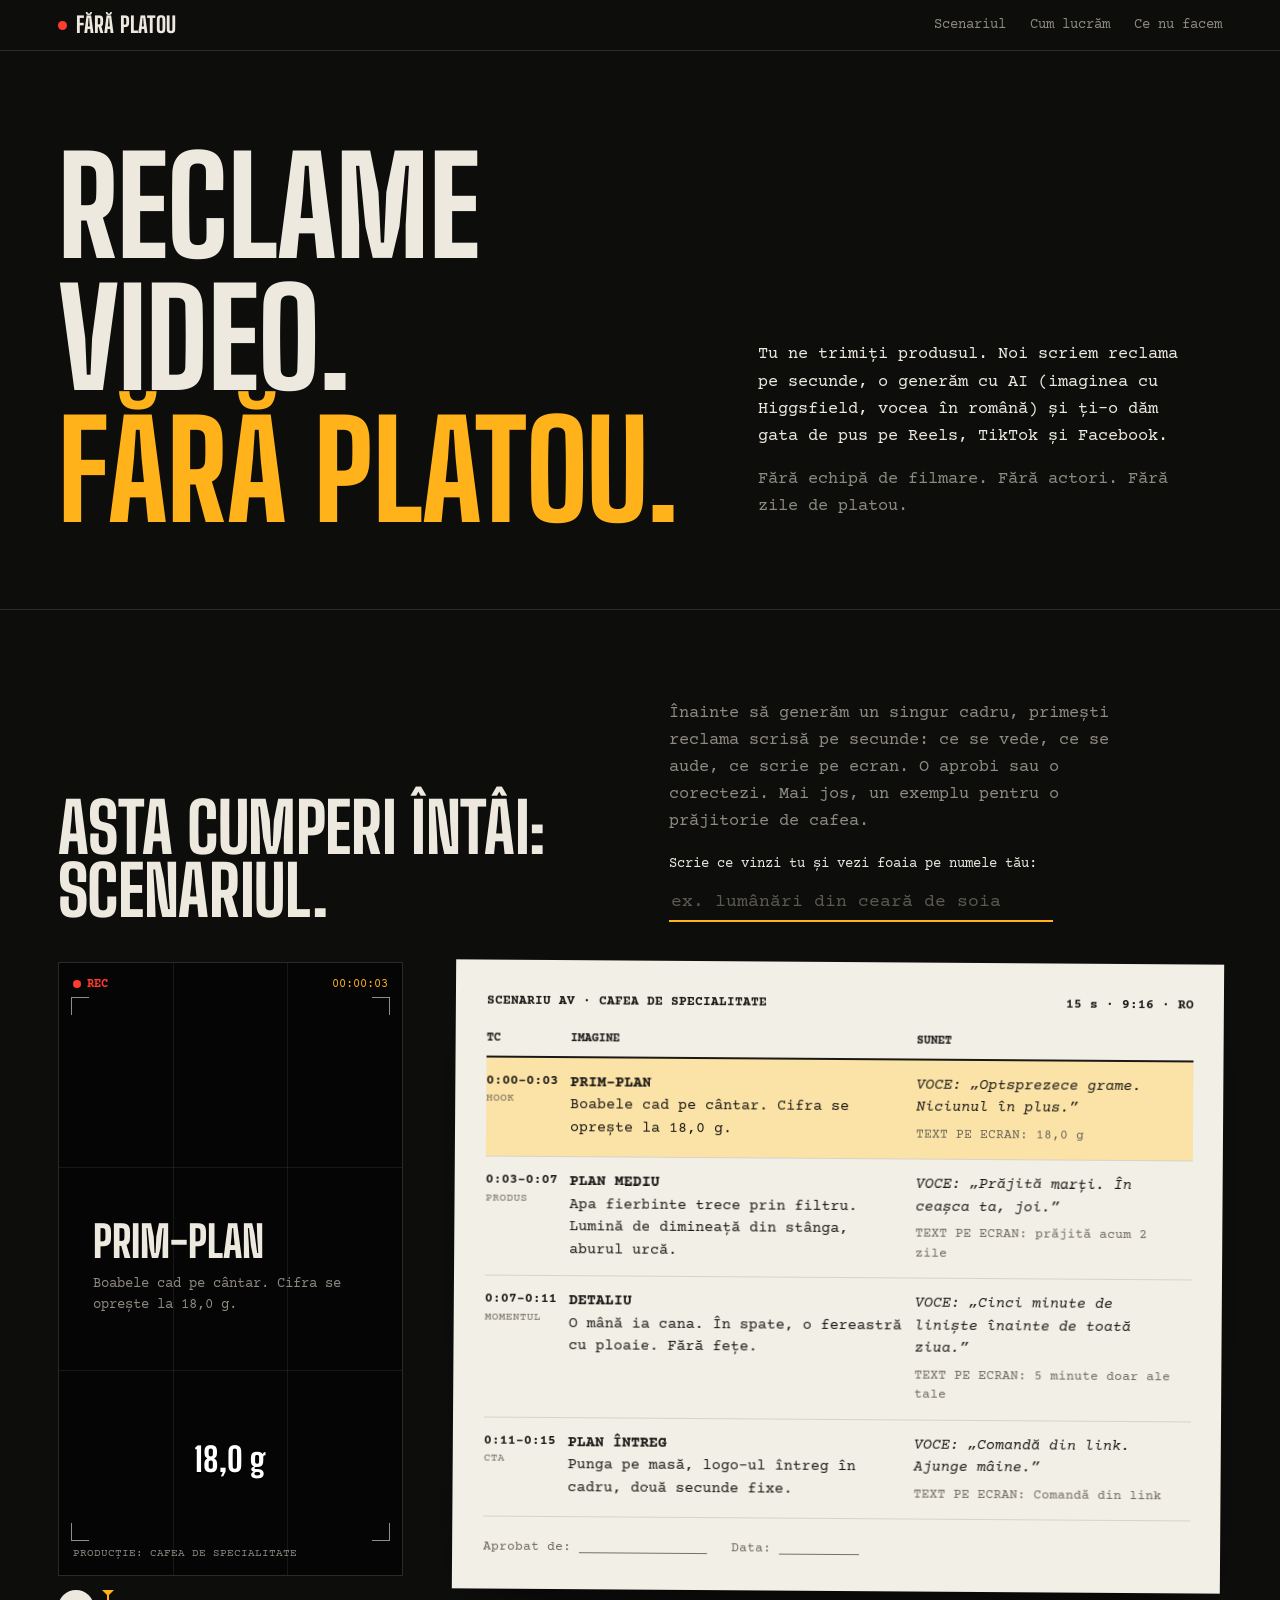
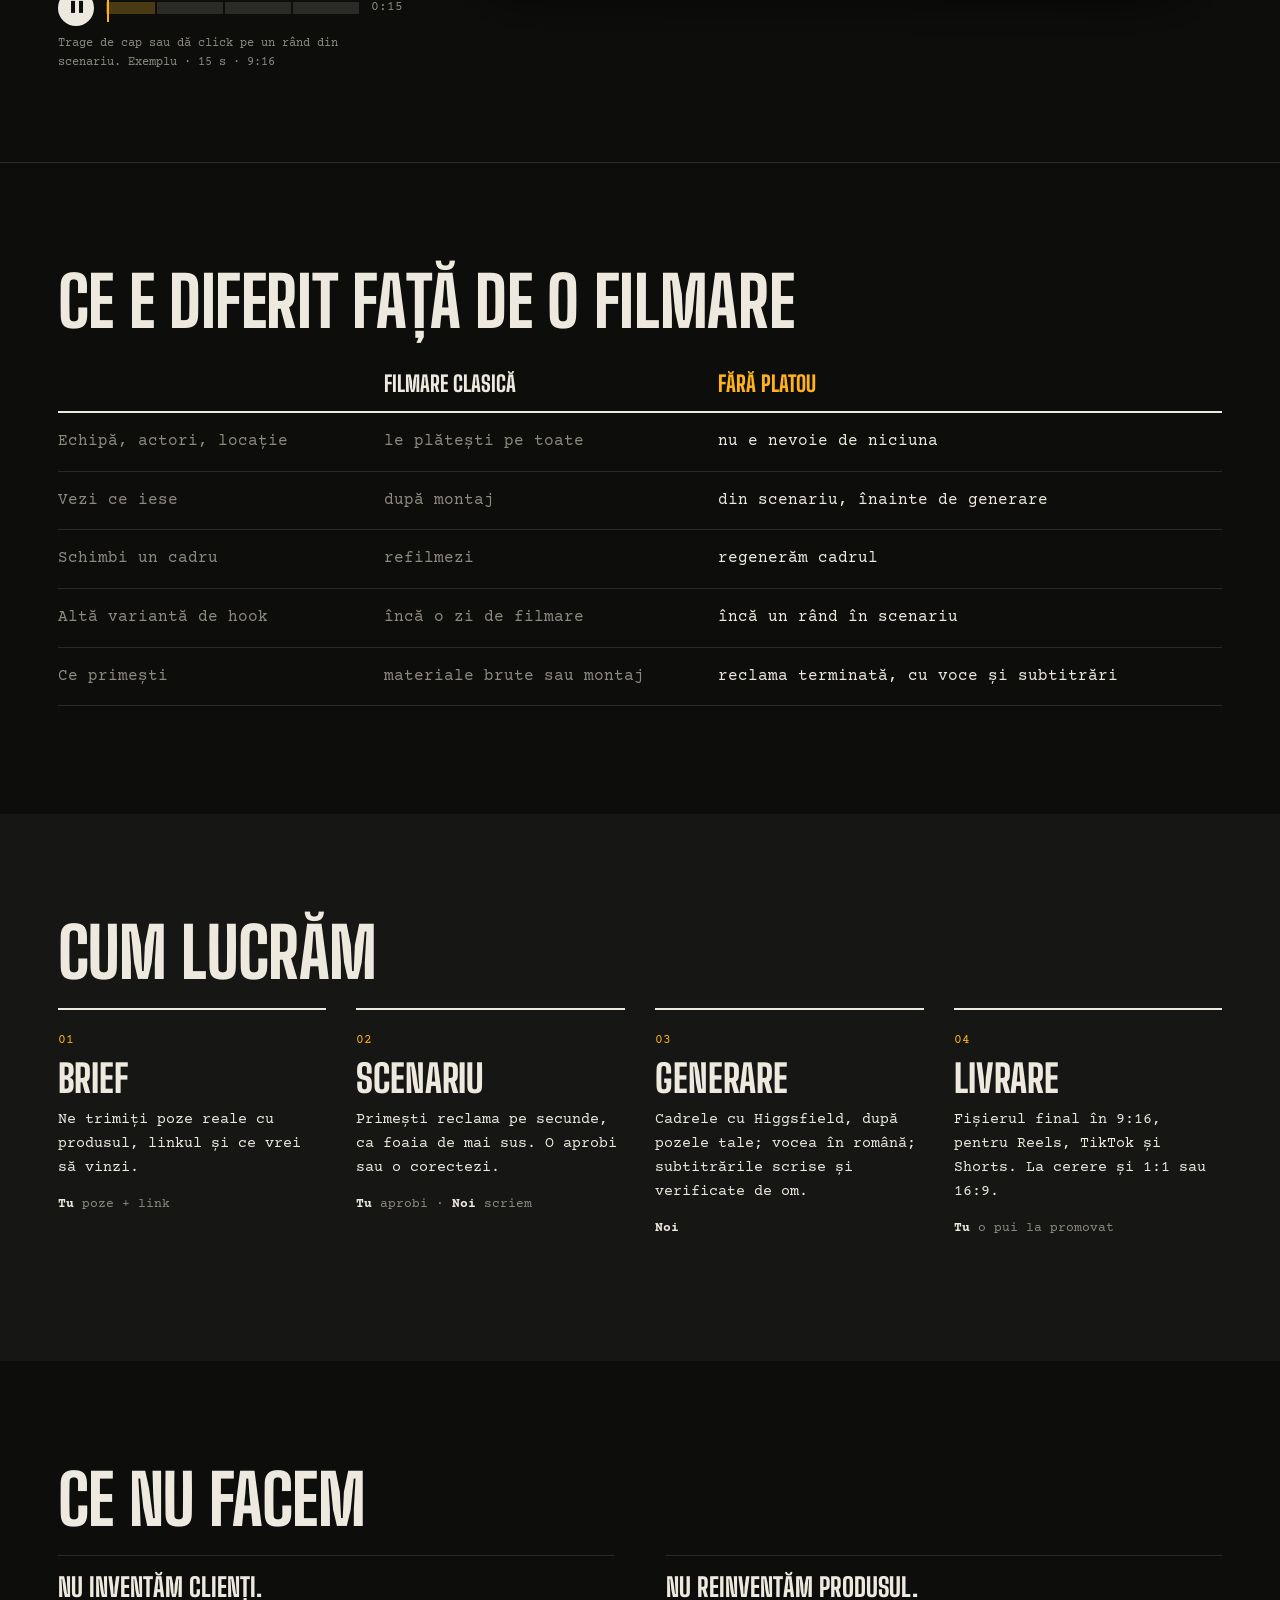
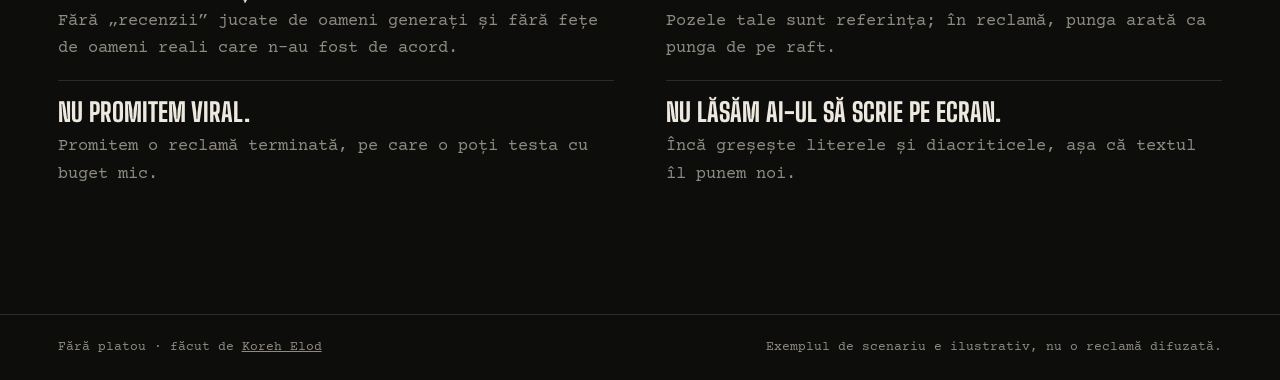
<file: fara-platou/index.html>
<!doctype html>
<html lang="ro">
<head>
<meta charset="utf-8">
<meta name="viewport" content="width=device-width, initial-scale=1">
<title>Fără platou · reclame video făcute cu AI, gata de postat</title>
<meta name="description" content="Ne trimiți produsul, primești scenariul pe secunde, apoi reclama terminată: imagine generată cu AI, voce în română, subtitrări. Fără echipă de filmare, fără actori, fără platou.">
<meta property="og:title" content="Fără platou · reclame video făcute cu AI">
<meta property="og:description" content="Scenariul pe secunde înainte să plătești, apoi reclama terminată, gata de Reels, TikTok și Facebook.">
<meta property="og:image" content="https://elod3.github.io/fara-platou/og.jpg">
<meta property="og:type" content="website">
<meta name="twitter:card" content="summary_large_image">
<meta name="theme-color" content="#0d0d0c">
<link rel="icon" href="favicon.svg" type="image/svg+xml">
<link rel="stylesheet" href="fonts.css?v=1">
<link rel="stylesheet" href="style.css?v=2">
<script>
  document.documentElement.classList.add('js');
  try { if (!sessionStorage.getItem('dubla')) document.documentElement.classList.add('slate-on'); } catch (e) {}
</script>
</head>
<body>

<!-- claqueta: bate o dată, la prima vizită -->
<div class="slate" id="slate" aria-hidden="true">
  <div class="slate__board">
    <div class="slate__stick"></div>
    <div class="slate__body">
      <b>FĂRĂ PLATOU</b>
      <dl><div><dt>Scena</dt><dd>1</dd></div><div><dt>Dubla</dt><dd>1</dd></div><div><dt>Platou</dt><dd>—</dd></div></dl>
    </div>
  </div>
</div>

<header class="top">
  <a class="logo" href="#"><i aria-hidden="true"></i>FĂRĂ PLATOU</a>
  <nav class="top__nav" aria-label="Secțiuni">
    <a href="#scenariu">Scenariul</a>
    <a href="#productie">Cum lucrăm</a>
    <a href="#limite">Ce nu facem</a>
  </nav>
  <a class="top__cta" href="#trimite">Trimite produsul</a>
</header>

<main>
  <section class="hero">
    <h1>Reclame video.<br><span>Fără platou.</span></h1>
    <div class="hero__side">
      <p>Tu ne trimiți produsul. Noi scriem reclama pe secunde, o generăm cu AI (imaginea cu Higgsfield, vocea în română) și ți-o dăm gata de pus pe Reels, TikTok și Facebook.</p>
      <p class="hero__no">Fără echipă de filmare. Fără actori. Fără zile de platou.</p>
    </div>
  </section>

  <!-- scenariul: monitorul și foaia AV merg pe același cap de redare -->
  <section class="script" id="scenariu">
    <div class="script__head">
      <h2>Asta cumperi întâi: scenariul.</h2>
      <div>
      <p>Înainte să generăm un singur cadru, primești reclama scrisă pe secunde: ce se vede, ce se aude, ce scrie pe ecran. O aprobi sau o corectezi. Mai jos, un exemplu pentru o prăjitorie de cafea.</p>
      <label class="try">Scrie ce vinzi tu și vezi foaia pe numele tău:
        <input id="prod2" type="text" maxlength="60" placeholder="ex. lumânări din ceară de soia" autocomplete="off"></label>
      </div>
    </div>

    <div class="script__body">
      <div class="monitor">
        <div class="frame" id="frame">
          <span class="frame__rec"><i></i>REC</span>
          <span class="frame__tc" id="tc">00:00:00</span>
          <span class="frame__shot" id="shot">PRIM-PLAN</span>
          <p class="frame__desc" id="desc"></p>
          <p class="frame__super" id="super"></p>
          <span class="frame__slate" id="frameSlate">PRODUCȚIE: CAFEA DE SPECIALITATE</span>
          <i class="frame__c c1"></i><i class="frame__c c2"></i><i class="frame__c c3"></i><i class="frame__c c4"></i>
        </div>
        <div class="deck">
          <button type="button" class="play" id="play" aria-label="Pauză">❚❚</button>
          <div class="track" id="track" role="slider" tabindex="0" aria-label="Secunda din reclamă" aria-valuemin="0" aria-valuemax="15" aria-valuenow="0">
            <div class="track__beats" id="beats"></div>
            <div class="track__head" id="head"></div>
          </div>
          <span class="deck__len">0:15</span>
        </div>
        <p class="monitor__note">Trage de cap sau dă click pe un rând din scenariu. Exemplu · 15 s · 9:16</p>
      </div>

      <div class="sheet">
        <p class="sheet__top"><span id="sheetName">SCENARIU AV · CAFEA DE SPECIALITATE</span><span>15 s · 9:16 · RO</span></p>
        <table class="av">
          <thead><tr><th>TC</th><th>IMAGINE</th><th>SUNET</th></tr></thead>
          <tbody id="rows"></tbody>
        </table>
        <p class="sheet__foot">Aprobat de: ________________ &nbsp; Data: __________</p>
      </div>
    </div>
  </section>

  <!-- ce primești, față în față cu o filmare clasică -->
  <section class="vs">
    <h2>Ce e diferit față de o filmare</h2>
    <table class="cmp">
      <thead><tr><th></th><th>Filmare clasică</th><th>Fără platou</th></tr></thead>
      <tbody>
        <tr><th>Echipă, actori, locație</th><td>le plătești pe toate</td><td>nu e nevoie de niciuna</td></tr>
        <tr><th>Vezi ce iese</th><td>după montaj</td><td>din scenariu, înainte de generare</td></tr>
        <tr><th>Schimbi un cadru</th><td>refilmezi</td><td>regenerăm cadrul</td></tr>
        <tr><th>Altă variantă de hook</th><td>încă o zi de filmare</td><td>încă un rând în scenariu</td></tr>
        <tr><th>Ce primești</th><td>materiale brute sau montaj</td><td>reclama terminată, cu voce și subtitrări</td></tr>
      </tbody>
    </table>
  </section>

  <!-- producția: cine face ce, ca într-un plan de filmare -->
  <section class="prod" id="productie">
    <h2>Cum lucrăm</h2>
    <ol class="prod__list">
      <li><span class="n">01</span><h3>Brief</h3><p>Ne trimiți poze reale cu produsul, linkul și ce vrei să vinzi.</p><p class="who"><b>Tu</b> poze + link</p></li>
      <li><span class="n">02</span><h3>Scenariu</h3><p>Primești reclama pe secunde, ca foaia de mai sus. O aprobi sau o corectezi.</p><p class="who"><b>Tu</b> aprobi · <b>Noi</b> scriem</p></li>
      <li><span class="n">03</span><h3>Generare</h3><p>Cadrele cu Higgsfield, după pozele tale; vocea în română; subtitrările scrise și verificate de om.</p><p class="who"><b>Noi</b></p></li>
      <li><span class="n">04</span><h3>Livrare</h3><p>Fișierul final în 9:16, pentru Reels, TikTok și Shorts. La cerere și 1:1 sau 16:9.</p><p class="who"><b>Tu</b> o pui la promovat</p></li>
    </ol>
  </section>

  <section class="limits" id="limite">
    <h2>Ce nu facem</h2>
    <ul>
      <li><b>Nu inventăm clienți.</b> Fără „recenzii” jucate de oameni generați și fără fețe de oameni reali care n-au fost de acord.</li>
      <li><b>Nu reinventăm produsul.</b> Pozele tale sunt referința; în reclamă, punga arată ca punga de pe raft.</li>
      <li><b>Nu promitem viral.</b> Promitem o reclamă terminată, pe care o poți testa cu buget mic.</li>
      <li><b>Nu lăsăm AI-ul să scrie pe ecran.</b> Încă greșește literele și diacriticele, așa că textul îl punem noi.</li>
    </ul>
  </section>

  <section class="send" id="trimite">
    <h2>Trimite produsul.<br><span>Primești scenariul înainte să plătești.</span></h2>
    <form class="send__form" id="form">
      <label for="prod">Ce vinzi?</label>
      <div class="send__row">
        <input id="prod" name="prod" type="text" maxlength="60" placeholder="ex. cafea de specialitate" autocomplete="off">
        <button type="submit" class="btn">Trimite pe WhatsApp</button>
      </div>
      <p class="send__msg">Mesajul pleacă deja scris: <q id="msg"></q></p>
    </form>
  </section>
</main>

<footer class="foot">
  <span>Fără platou · făcut de <a href="https://elod3.github.io/">Koreh Elod</a></span>
  <span>Exemplul de scenariu e ilustrativ, nu o reclamă difuzată.</span>
</footer>

<script src="app.js?v=2" defer></script>
</body>
</html>
</file>
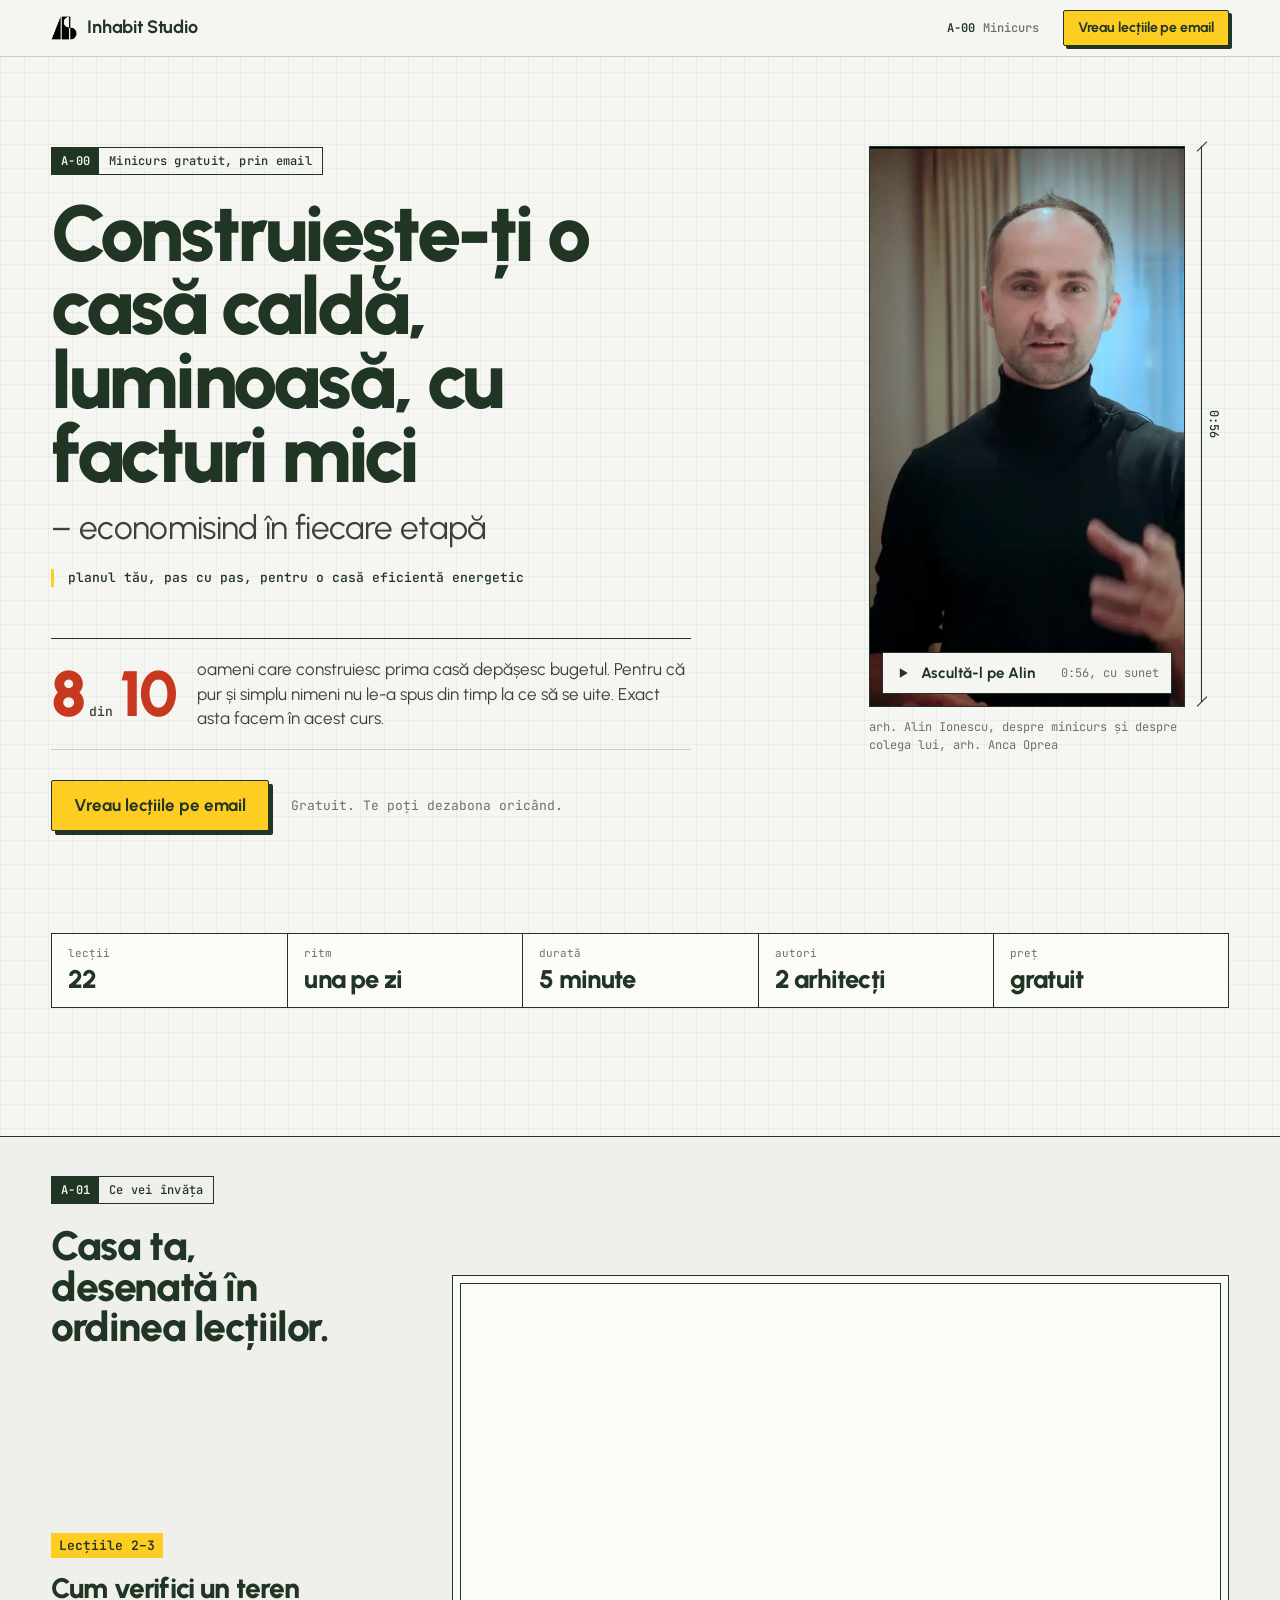
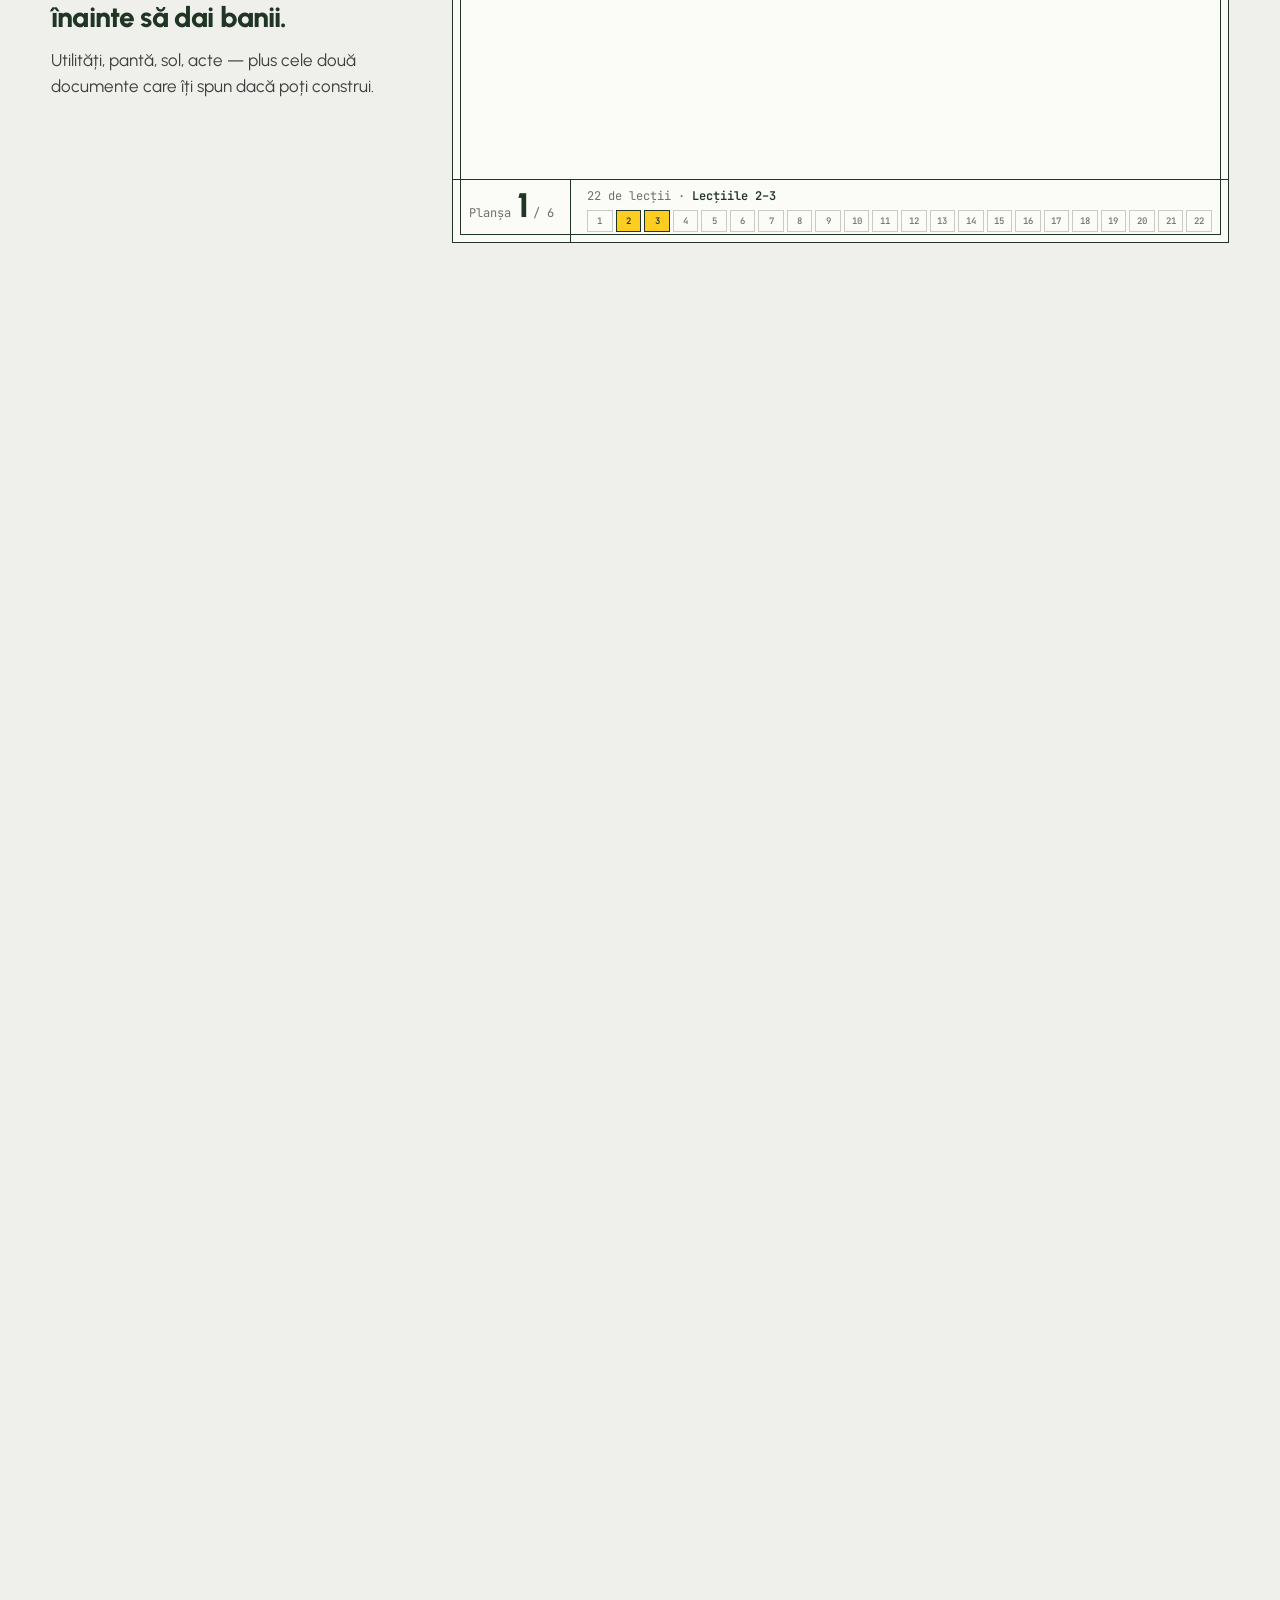
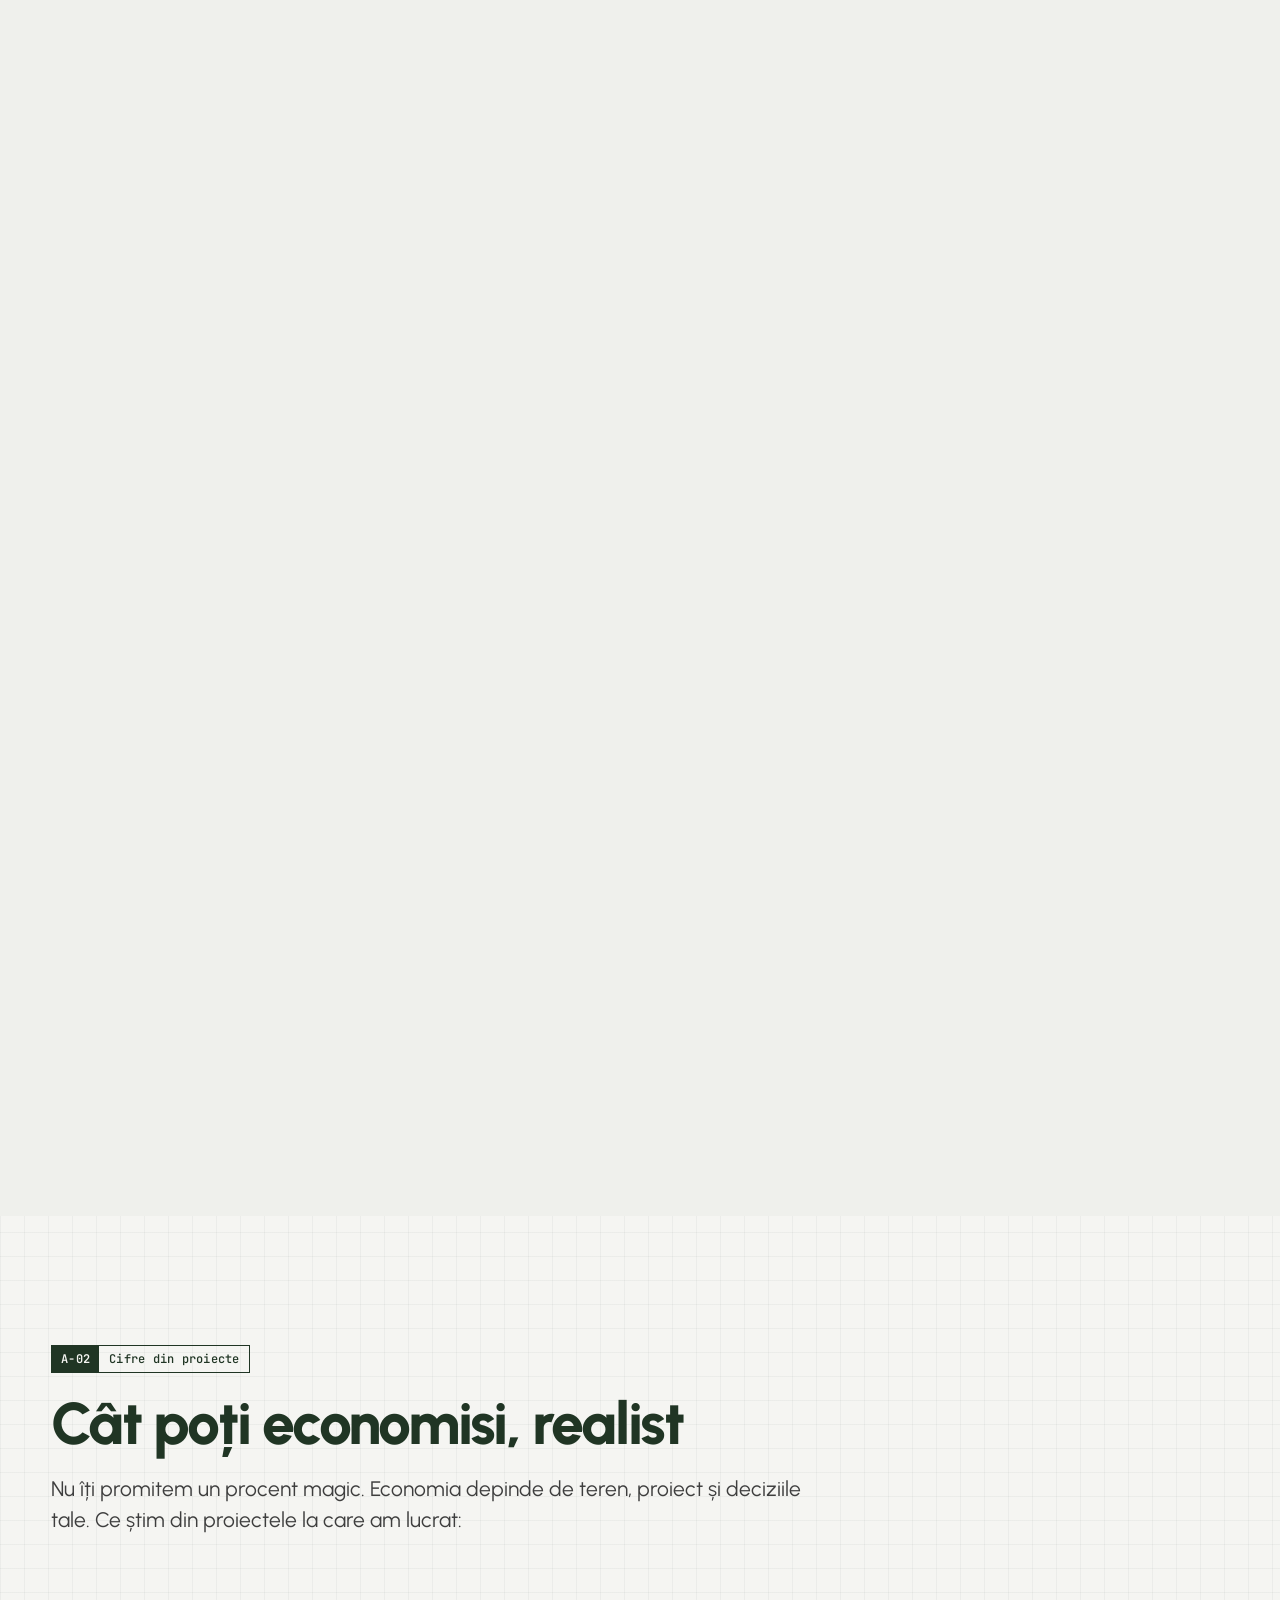
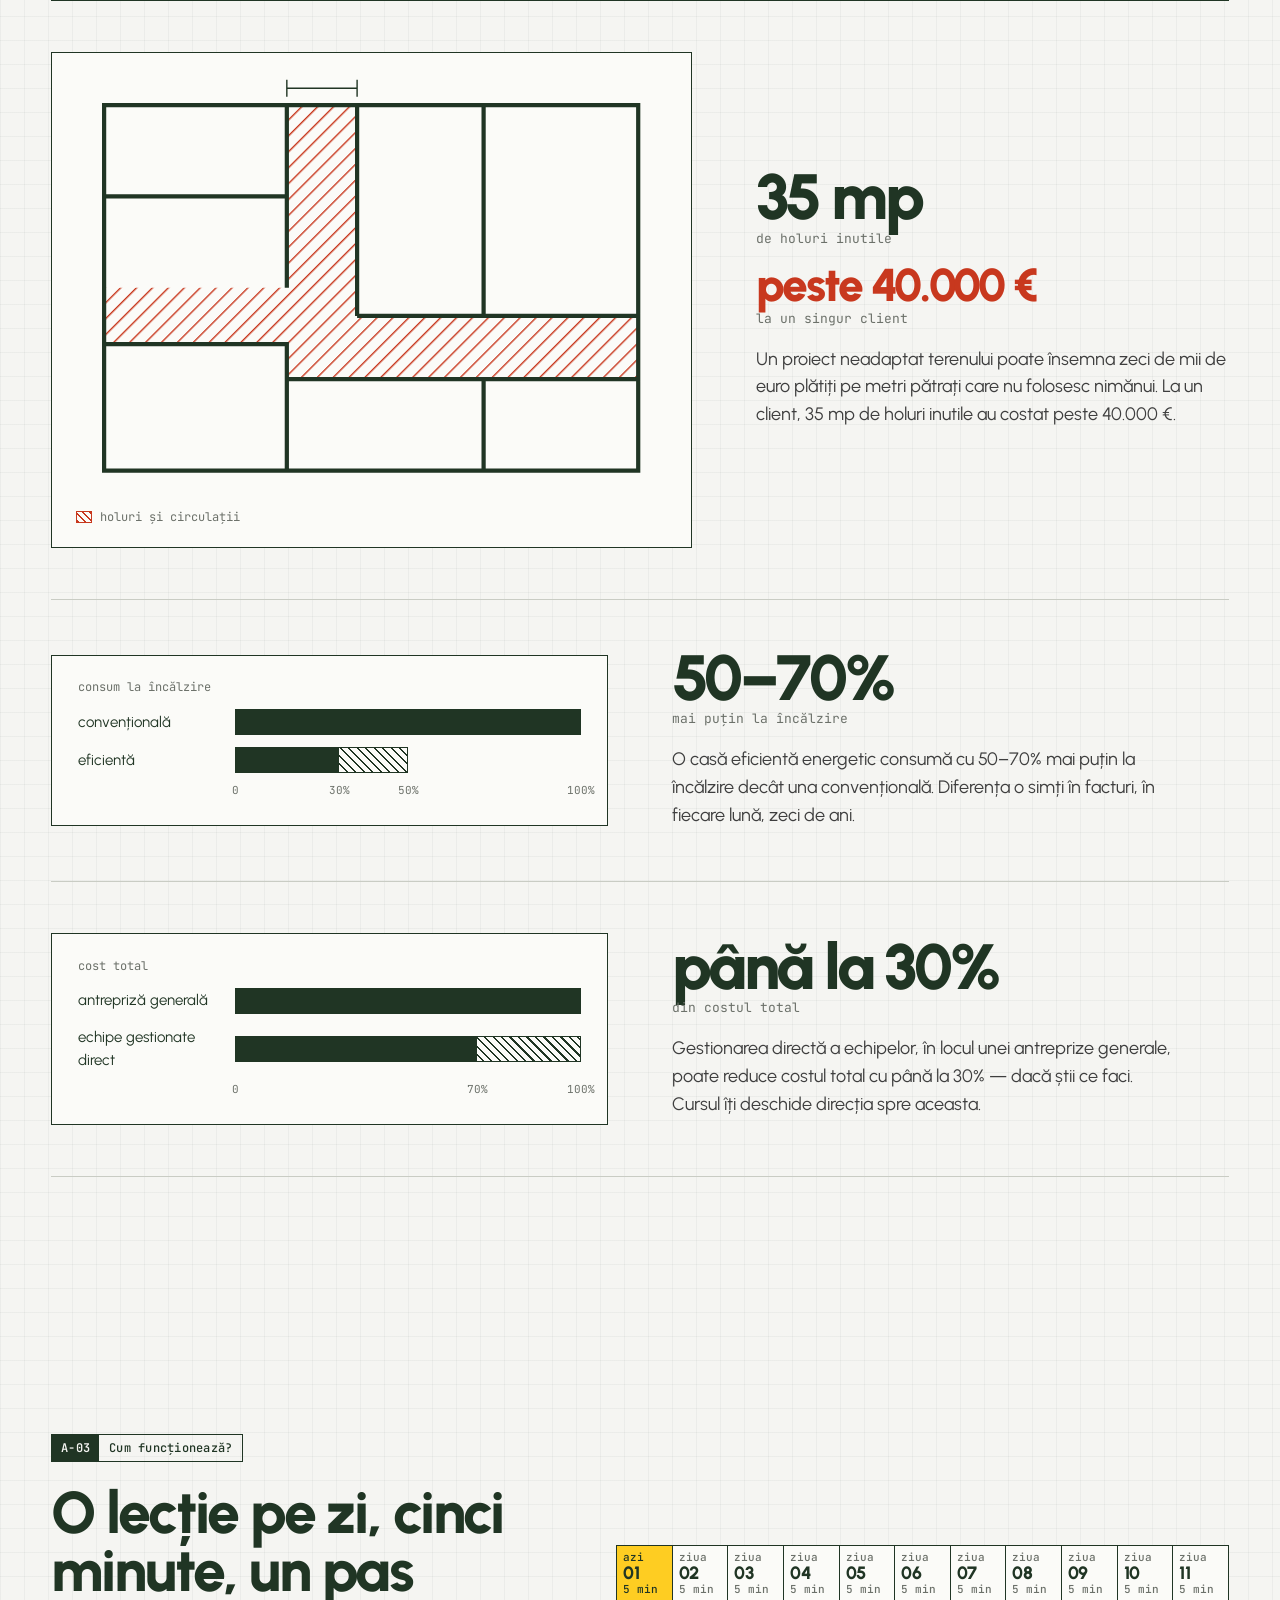
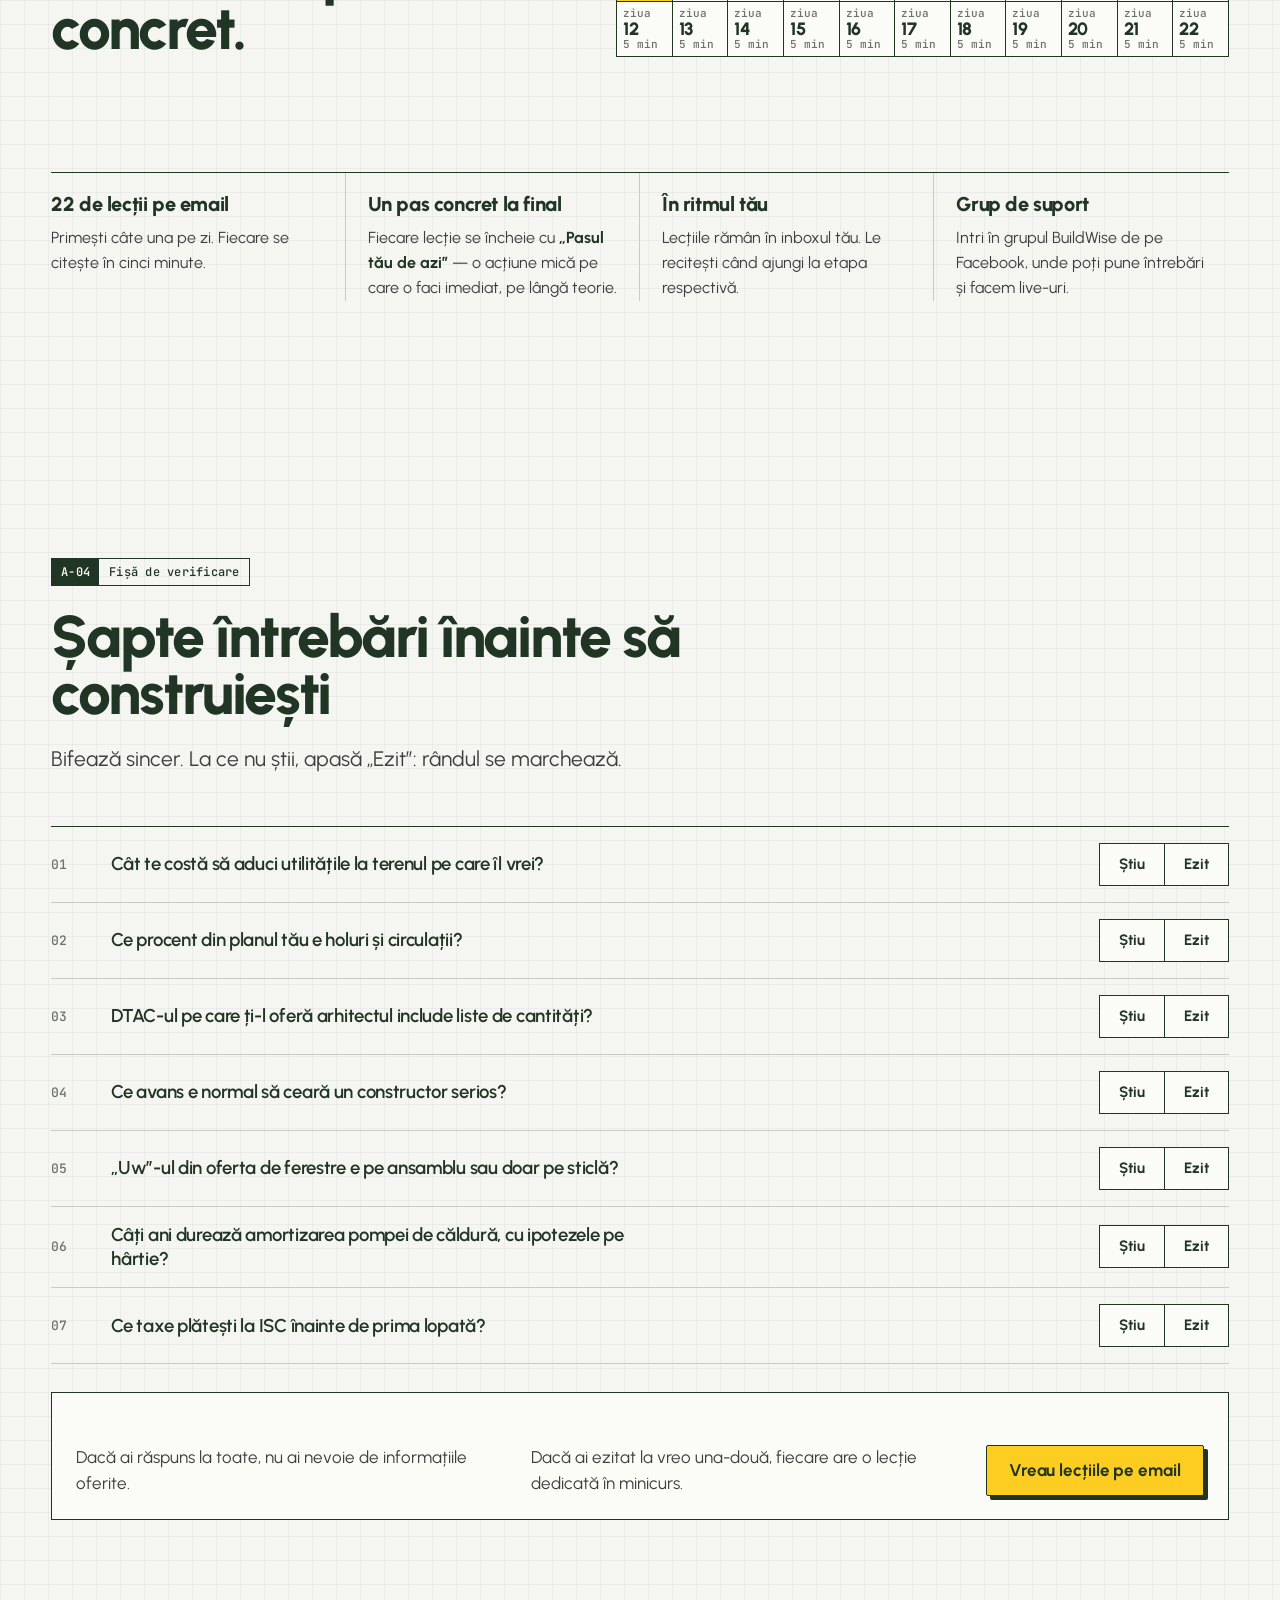
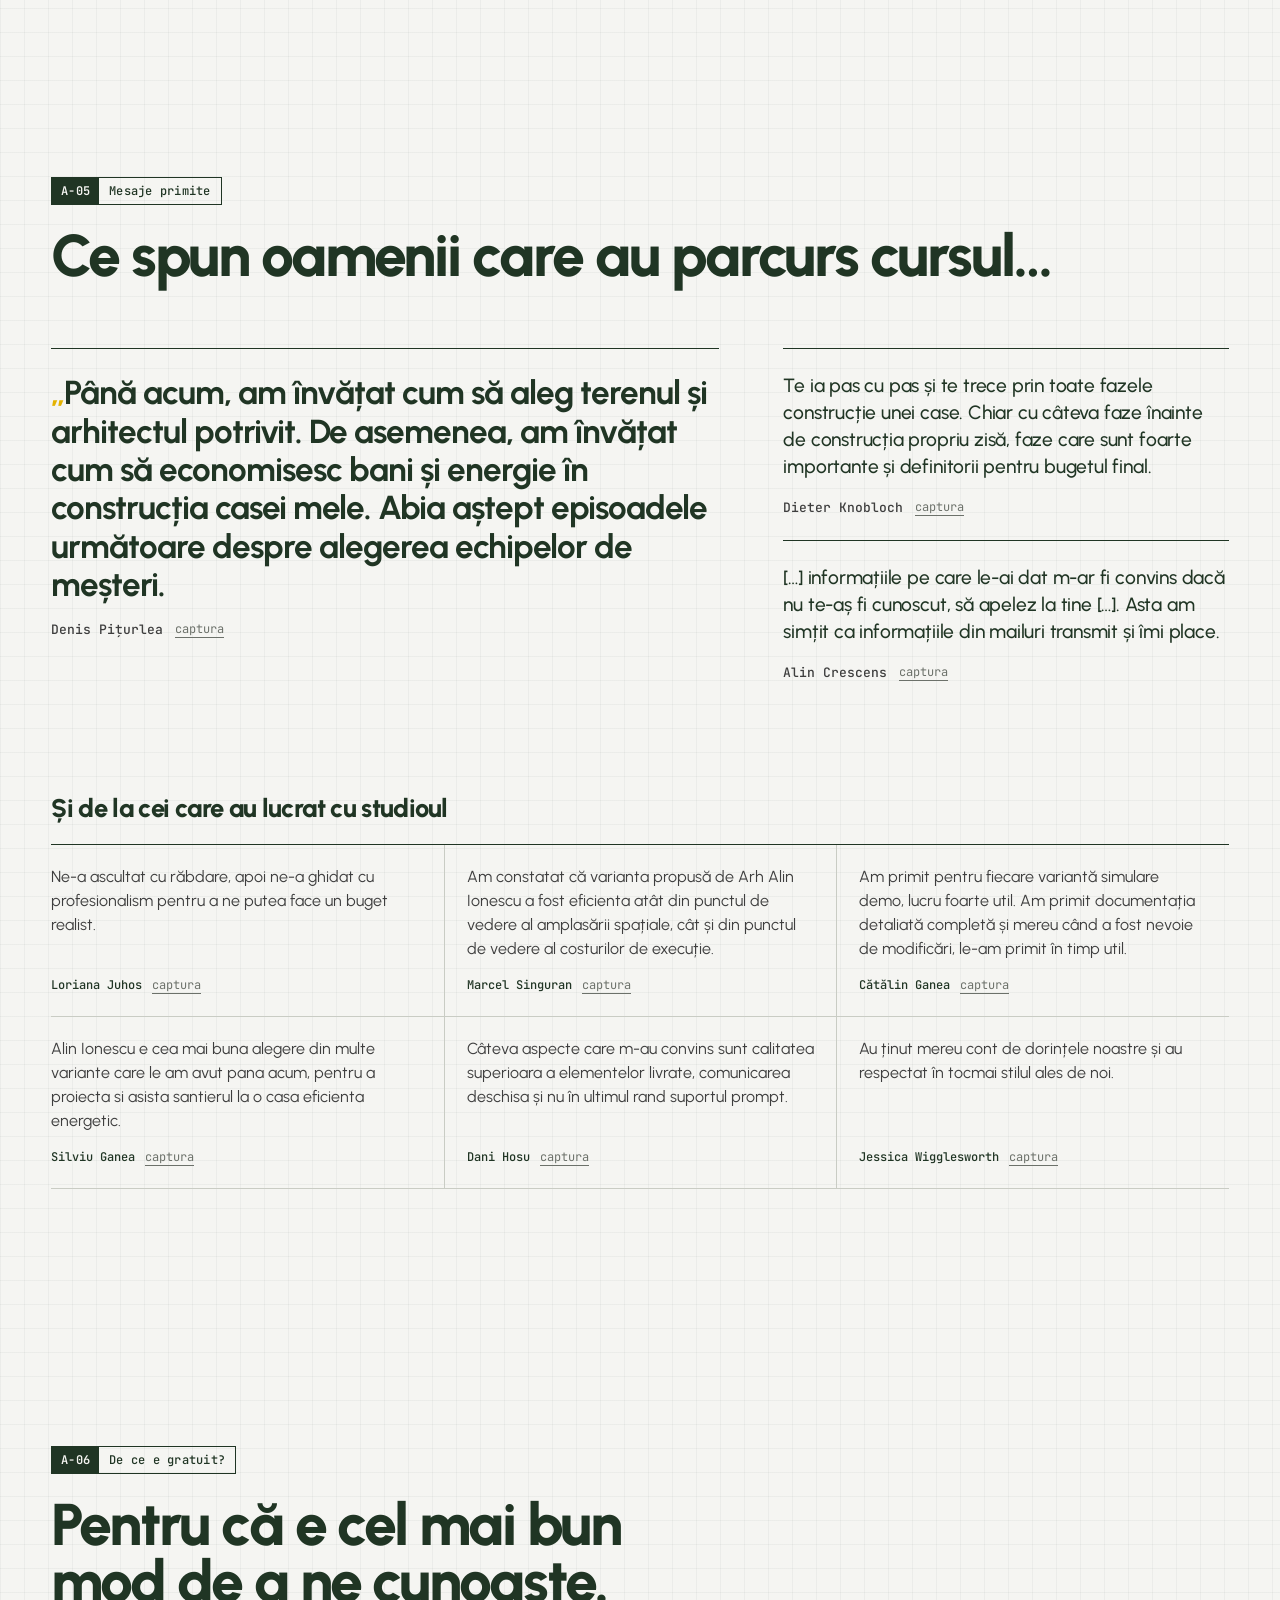
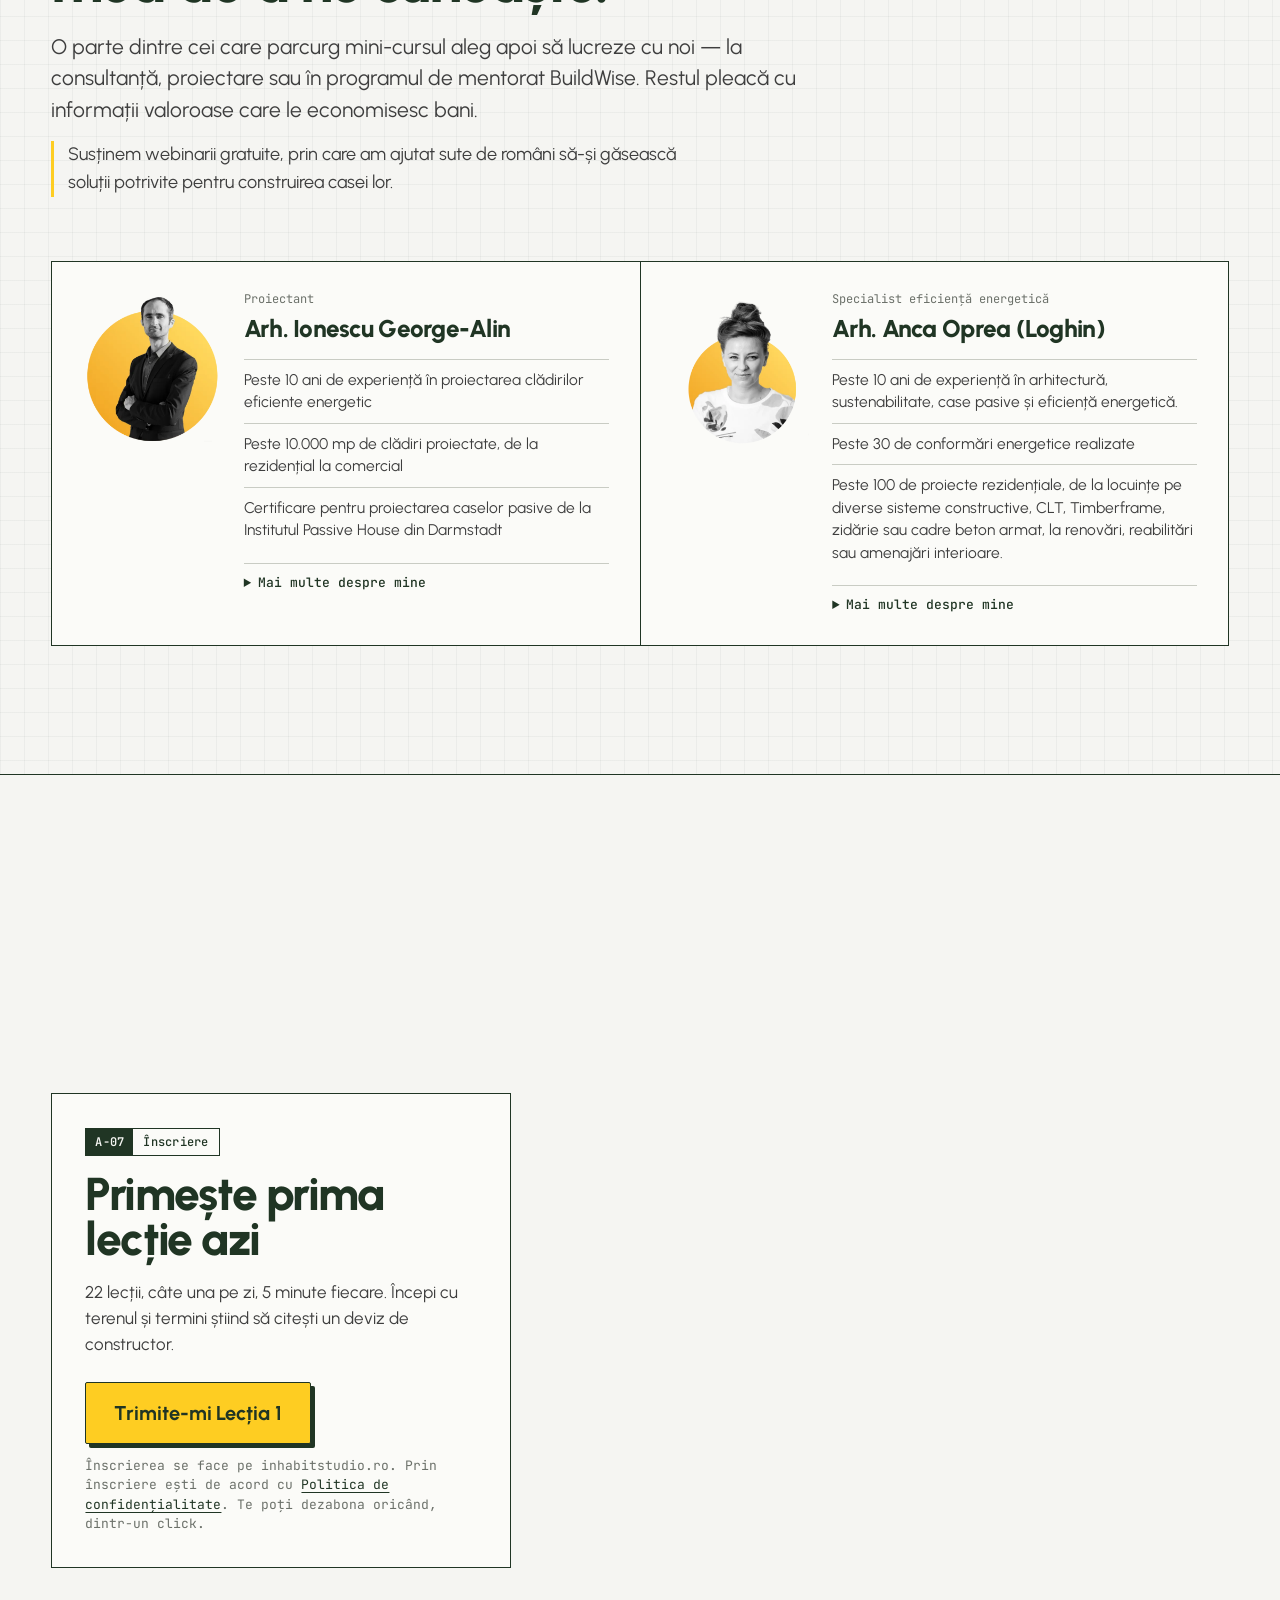
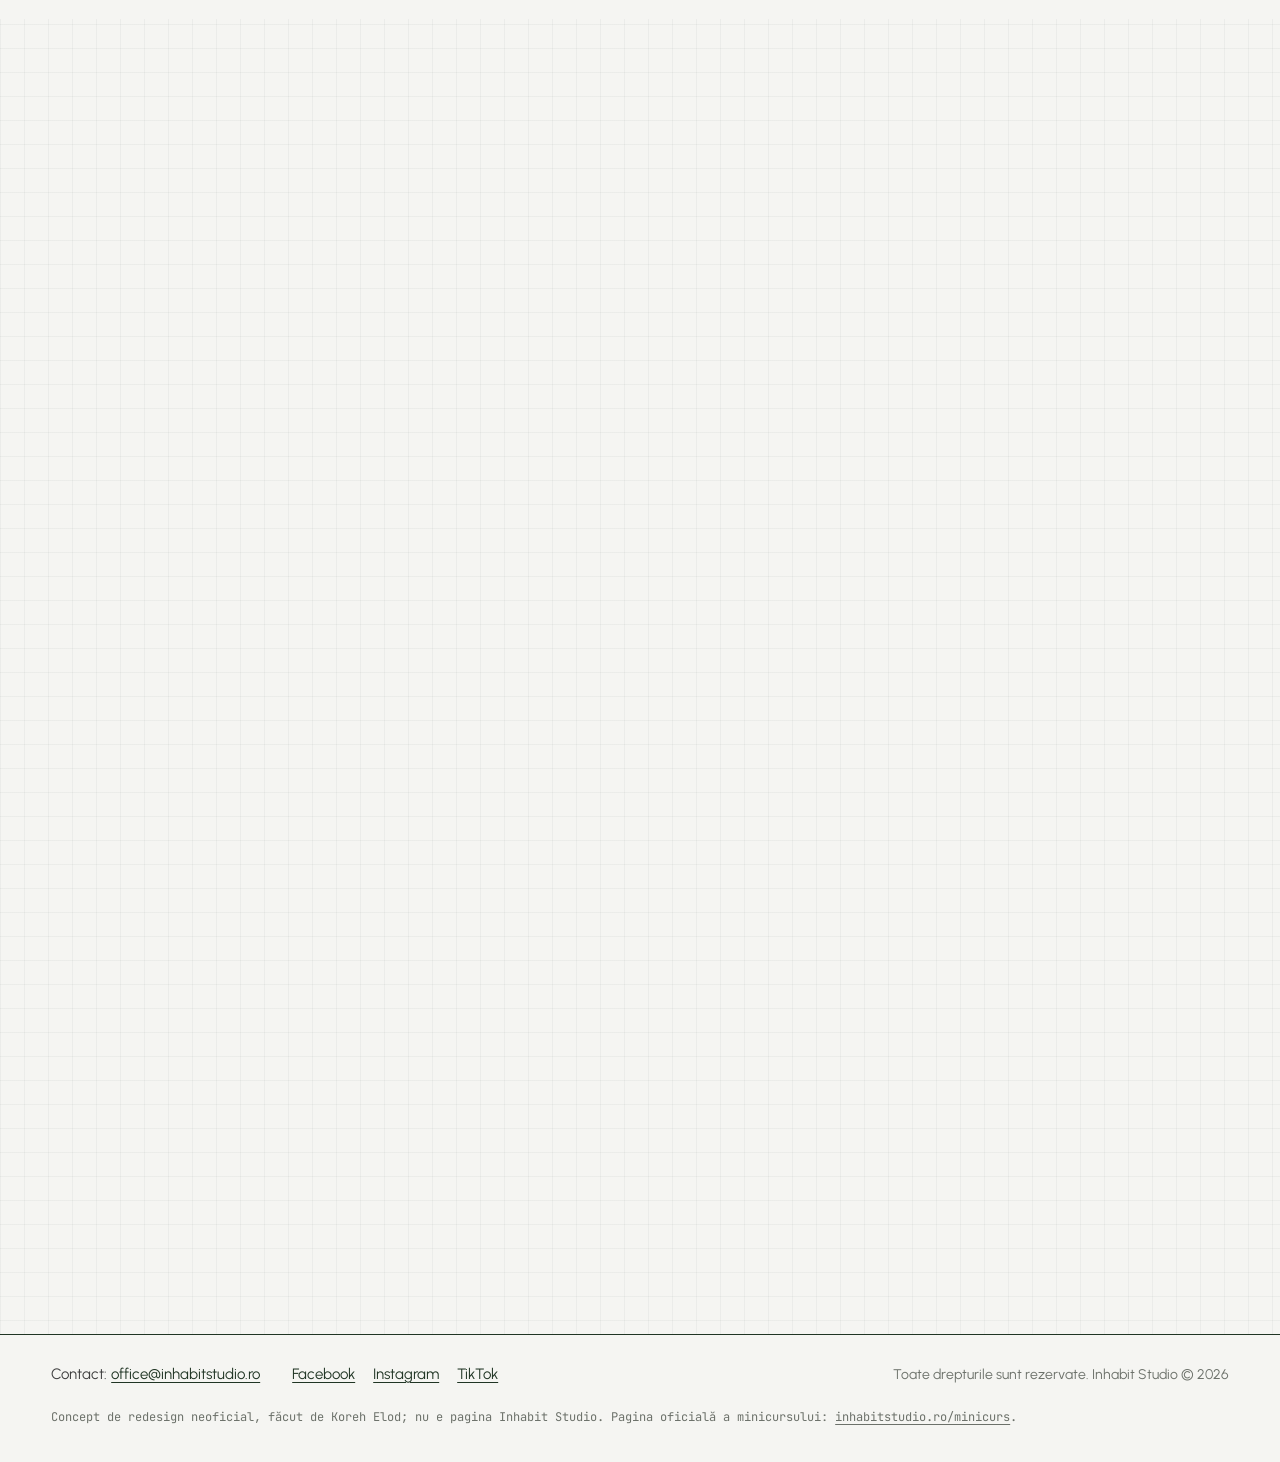
<file: minicurs/index.html>
<!doctype html>
<html lang="ro">
<head>
<meta charset="utf-8">
<meta name="viewport" content="width=device-width, initial-scale=1">
<meta name="robots" content="noindex">
<title>Minicurs gratuit: construiește-ți casa fără să depășești bugetul | Inhabit Studio</title>
<meta name="description" content="Curs gratuit prin email: 22 lecții de la doi arhitecți despre teren, buget, proiect, constructor și eficiență energetică. O lecție pe zi, 5 minute, pași concreți.">
<meta property="og:title" content="Minicurs gratuit: construiește-ți casa fără să depășești bugetul">
<meta property="og:description" content="Curs gratuit prin email: 22 lecții de la doi arhitecți despre teren, buget, proiect, constructor și eficiență energetică. O lecție pe zi, 5 minute, pași concreți.">
<meta property="og:image" content="https://elod3.github.io/minicurs/assets/img/casa-1000.webp">
<meta name="theme-color" content="#f5f5f2">
<link rel="icon" href="assets/img/inhabit.png">
<link rel="preload" href="assets/fonts/urbanist-latin.woff2" as="font" type="font/woff2" crossorigin>
<link rel="stylesheet" href="style.css">
</head>
<body>
<a class="skip" href="#lectii">Sari la lecții</a>

<header class="bar">
  <a class="bar__brand" href="https://inhabitstudio.ro/" aria-label="Inhabit Studio">
    <img src="assets/img/inhabit.png" alt="" width="28" height="28">
    <span>Inhabit Studio</span>
  </a>
  <p class="bar__sheet" aria-hidden="true"><span id="sheetNr">A-00</span> <span id="sheetName">Minicurs</span></p>
  <a class="btn btn--sm" href="https://inhabitstudio.ro/minicurs/#ff_3_email">Vreau lecțiile pe email</a>
</header>

<main>
<!-- A-00 · hero -->
<section class="hero sheet" data-sheet="A-00" data-name="Minicurs" aria-labelledby="h-hero">
  <div class="hero__text">
    <p class="plate"><b>A-00</b>Minicurs gratuit, prin email</p>
    <h1 id="h-hero" class="hero__title">Construiește-ți o casă caldă, luminoasă, cu facturi mici <span>– economisind în fiecare etapă</span></h1>
    <p class="hero__sub">planul tău, pas cu pas, pentru o casă eficientă energetic</p>
    <div class="hero__stat">
      <p class="hero__fig"><b>8</b><i>din</i><b>10</b></p>
      <p>oameni care construiesc prima casă depășesc bugetul. Pentru că pur și simplu nimeni nu le-a spus din timp la ce să se uite. Exact asta facem în acest curs.</p>
    </div>
    <div class="hero__cta">
      <a class="btn" href="https://inhabitstudio.ro/minicurs/#ff_3_email">Vreau lecțiile pe email</a>
      <p class="note">Gratuit. Te poți dezabona oricând.</p>
    </div>
  </div>

  <figure class="reel" id="reel">
    <div class="reel__frame">
      <video class="reel__loop" muted loop playsinline autoplay preload="metadata" poster="assets/img/alin-video.webp" width="360" height="640">
        <source src="assets/video/alin-loop.mp4" type="video/mp4">
      </video>
      <button class="reel__play" type="button" data-yt="P_4MA3VCkME">
        <svg viewBox="0 0 20 20" aria-hidden="true"><path d="M6 4l10 6-10 6z"/></svg>
        Ascultă-l pe Alin <span>0:56, cu sunet</span>
      </button>
    </div>
    <span class="dim dim--v" aria-hidden="true"><i>0:56</i></span>
    <figcaption>arh. Alin Ionescu, despre minicurs și despre colega lui, arh. Anca Oprea</figcaption>
  </figure>

  <dl class="cartus" aria-label="Pe scurt">
    <div><dt>Lecții</dt><dd>22</dd></div>
    <div><dt>Ritm</dt><dd>una pe zi</dd></div>
    <div><dt>Durată</dt><dd>5 minute</dd></div>
    <div><dt>Autori</dt><dd>2 arhitecți</dd></div>
    <div><dt>Preț</dt><dd>gratuit</dd></div>
  </dl>
</section>

<!-- A-01 · planșa care se desenează -->
<section class="draft" id="lectii" data-sheet="A-01" data-name="Ce vei învăța" aria-labelledby="h-draft">
  <div class="draft__stage">
    <div class="draft__head">
      <p class="plate"><b>A-01</b>Ce vei învăța</p>
      <h2 id="h-draft">Casa ta, desenată în ordinea lecțiilor.</h2>
    </div>

    <ol class="steps" id="steps">
      <li class="step" data-l="2,3">
        <p class="step__l">Lecțiile 2–3</p>
        <h3>Cum verifici un teren înainte să dai banii.</h3>
        <p>Utilități, pantă, sol, acte — plus cele două documente care îți spun dacă poți construi.</p>
      </li>
      <li class="step" data-l="6,12">
        <p class="step__l">Lecțiile 6 și 12</p>
        <h3>Cum arată un buget realist.</h3>
        <p>Estimarea pe metru pătrat, împărțirea pe capitole și rezerva de neprevăzute care ține șantierul în mișcare.</p>
      </li>
      <li class="step" data-l="8,11">
        <p class="step__l">Lecțiile 8 și 11</p>
        <h3>Cum alegi arhitectul și constructorul.</h3>
        <p>Întrebările care separă un profesionist de o promisiune, plus clauzele de contract care te protejează.</p>
      </li>
      <li class="step" data-l="9,15,16">
        <p class="step__l">Lecțiile 9, 15, 16</p>
        <h3>Ce face o casă cu adevărat eficientă energetic.</h3>
        <p>Izolație, ferestre, etanșeitate — în ordinea care aduce cea mai mare economie la facturi.</p>
      </li>
      <li class="step" data-l="17">
        <p class="step__l">Lecția 17</p>
        <h3>Drumul autorizației, pas cu pas.</h3>
        <p>De la Certificatul de Urbanism la prima lopată, cu termene și taxe reale.</p>
      </li>
      <li class="step" data-l="18">
        <p class="step__l">Lecția 18</p>
        <h3>Cum citești un deviz de constructor.</h3>
        <p>Cele opt locuri unde se ascund costurile într-o ofertă și cum compari corect trei oferte.</p>
      </li>
    </ol>

    <div class="draft__sheet">
      <svg class="plan" id="plan" viewBox="0 0 1000 640" role="img" aria-label="Planșă: terenul, bugetul, casa, anvelopa termică, autorizația și devizul, desenate pe rând">
        <defs>
          <pattern id="hatch" width="9" height="9" patternUnits="userSpaceOnUse" patternTransform="rotate(45)">
            <line x1="0" y1="0" x2="0" y2="9" class="hl"/>
          </pattern>
          <pattern id="hatchY" width="7" height="7" patternUnits="userSpaceOnUse" patternTransform="rotate(-45)">
            <rect width="7" height="7" fill="#fecd22"/><line x1="0" y1="0" x2="0" y2="7" stroke="#b58f00" stroke-width="1"/>
          </pattern>
          <marker id="tick" viewBox="0 0 10 10" refX="5" refY="5" markerWidth="9" markerHeight="9" orient="auto"><path d="M2 8L8 2" class="ink"/></marker>
        </defs>

        <!-- 1 · teren -->
        <g class="lay" data-step="0">
          <path class="d" d="M20 478 L330 464 L360 456 L660 456 L700 448 L980 432"/>
          <path class="f soil" d="M20 478 L330 464 L360 456 L660 456 L700 448 L980 432 L980 520 L20 520 Z" fill="url(#hatch)"/>
          <path class="d thin dash2" d="M60 80 V520 M940 60 V520"/>
          <text class="t" x="66" y="96">limita terenului</text>
          <path class="d thin" d="M688 426 L780 418 M770 412 L780 418 L771 425"/>
          <text class="t" x="694" y="408">pantă</text>
          <path class="d thin dash" d="M20 492 H372 M20 502 H382 M20 512 H392"/>
          <text class="t" x="90" y="540">utilități din stradă</text>
          <path class="d thin" d="M560 482 L610 540"/><circle class="f ink-f" cx="560" cy="482" r="3.5"/>
          <text class="t" x="616" y="556">sol</text>
          <g class="docs">
            <path class="d" d="M100 340 h62 l14 14 v74 h-76 z M162 340 v14 h14"/>
            <path class="d" d="M196 340 h62 l14 14 v74 h-76 z M258 340 v14 h14"/>
            <text class="t big" x="138" y="400" text-anchor="middle">1</text>
            <text class="t big" x="234" y="400" text-anchor="middle">2</text>
            <text class="t" x="100" y="310">două documente:</text>
            <text class="t" x="100" y="328">poți construi?</text>
          </g>
        </g>

        <!-- 2 · buget -->
        <g class="lay" data-step="1">
          <path class="d thin" d="M360 104 H660 M360 94 V114 M660 94 V114"/>
          <text class="t" x="510" y="92" text-anchor="middle">estimare pe m²</text>
          <g class="budget">
            <text class="t" x="90" y="148">împărțirea pe capitole</text>
            <rect class="d" x="90" y="160" width="74" height="26"/>
            <rect class="d" x="164" y="160" width="56" height="26"/>
            <rect class="d" x="220" y="160" width="40" height="26"/>
            <rect class="d" x="260" y="160" width="28" height="26"/>
            <rect class="f" x="288" y="160" width="26" height="26" fill="url(#hatchY)"/>
            <rect class="d" x="288" y="160" width="26" height="26"/>
            <path class="d thin" d="M301 186 V208 H240"/>
            <text class="t" x="90" y="227">rezerva de neprevăzute</text>
          </g>
        </g>

        <!-- 3 · proiect și constructor -->
        <g class="lay" data-step="2">
          <path class="d heavy" d="M360 456 V300 L510 132 L660 300 V456"/>
          <path class="d" d="M346 312 L510 122 L674 312"/>
          <path class="d thin dash" d="M360 378 H660"/>
          <path class="d" d="M352 456 H668 V468 H352 Z"/>
          <g class="contract">
            <path class="d" d="M720 60 H920 V250 H720 Z"/>
            <text class="t" x="736" y="86">contract</text>
            <path class="d thin" d="M736 104 H900 M736 120 H880 M736 136 H896 M736 152 H860"/>
            <text class="t" x="736" y="180">§ clauze care</text>
            <text class="t" x="736" y="198">te protejează</text>
            <path class="d thin" d="M736 228 H806 M836 228 H904"/>
            <text class="t sm" x="736" y="244">arhitect</text>
            <text class="t sm" x="836" y="244">constructor</text>
          </g>
        </g>

        <!-- 4 · eficiență: 1 izolație, 2 ferestre, 3 etanșeitate -->
        <g class="lay" data-step="3">
          <path class="f band" d="M346 472 V296 L510 112 L674 296 V472 Z M374 444 V304 L510 152 L646 304 V444 Z" fill="url(#hatchY)" fill-rule="evenodd"/>
          <path class="d" d="M346 472 V296 L510 112 L674 296 V472 Z"/>
          <g class="wins">
            <path class="d" d="M432 206 h30 v60 h-30 z M440 206 v60 M454 206 v60"/>
            <path class="d" d="M532 200 h36 v66 h-36 z M541 200 v66 M559 200 v66"/>
            <path class="d" d="M396 386 h34 v56 h-34 z M405 386 v56 M421 386 v56"/>
            <path class="d" d="M478 380 h44 v76 h-44 z M500 380 v76"/>
            <path class="d" d="M580 386 h46 v52 h-46 z M592 386 v52 M614 386 v52"/>
          </g>
          <path class="d red dash" d="M380 440 V306 L510 160 L640 306 V440 Z"/>
          <g class="callouts">
            <circle class="d" cx="306" cy="262" r="12"/><text class="t c" x="306" y="267" text-anchor="middle">1</text>
            <path class="d thin" d="M318 266 L350 282"/><text class="t" x="214" y="267">izolație</text>
            <circle class="d" cx="720" cy="300" r="12"/><text class="t c" x="720" y="305" text-anchor="middle">2</text>
            <path class="d thin" d="M708 304 L626 404"/><text class="t" x="740" y="305">ferestre</text>
            <circle class="d" cx="720" cy="350" r="12"/><text class="t c" x="720" y="355" text-anchor="middle">3</text>
            <path class="d thin red" d="M708 352 L640 362"/><text class="t" x="740" y="355">etanșeitate</text>
          </g>
        </g>

        <!-- 5 · autorizație -->
        <g class="lay" data-step="4">
          <path class="d" d="M60 592 H760"/>
          <g class="node"><circle class="d" cx="60" cy="592" r="7"/><text class="t" x="60" y="620" text-anchor="start">Certificat de Urbanism</text></g>
          <g class="node"><circle class="d" cx="330" cy="592" r="7"/><text class="t" x="330" y="620" text-anchor="middle">DTAC</text></g>
          <g class="node"><circle class="d" cx="480" cy="592" r="7"/><text class="t" x="480" y="620" text-anchor="middle">autorizație</text></g>
          <g class="node"><circle class="d" cx="620" cy="592" r="7"/><text class="t" x="620" y="620" text-anchor="middle">taxe ISC</text></g>
          <text class="t sm" x="195" y="582" text-anchor="middle">termene</text>
          <text class="t sm" x="545" y="582" text-anchor="middle">taxe</text>
          <path class="d" d="M760 566 V512 M750 512 h20 M748 566 h24 v8 l-12 18 l-12 -18 z"/>
          <text class="t" x="784" y="596">prima lopată</text>
        </g>

        <!-- 6 · deviz -->
        <g class="lay" data-step="5">
          <path class="f paper" d="M712 26 H938 V292 H712 Z"/>
          <path class="d ghost" d="M728 42 H938 V292 H728 Z"/>
          <path class="d ghost" d="M720 34 H930 V284 H720 Z"/>
          <path class="f paper" d="M712 26 H922 V276 H712 Z"/>
          <path class="d" d="M712 26 H922 V276 H712 Z"/>
          <text class="t" x="728" y="54">deviz · oferta 1/3</text>
          <path class="d thin" d="M728 70 H906 M728 96 H906 M728 122 H906 M728 148 H906 M728 174 H906 M728 200 H906 M728 226 H906 M728 252 H906 M866 70 V252"/>
          <g class="marks">
            <circle cx="694" cy="83" r="9"/><circle cx="694" cy="109" r="9"/><circle cx="694" cy="135" r="9"/><circle cx="694" cy="161" r="9"/>
            <circle cx="694" cy="187" r="9"/><circle cx="694" cy="213" r="9"/><circle cx="694" cy="239" r="9"/><circle cx="694" cy="265" r="9"/>
          </g>
          <g class="marks-n">
            <text x="694" y="87">1</text><text x="694" y="113">2</text><text x="694" y="139">3</text><text x="694" y="165">4</text>
            <text x="694" y="191">5</text><text x="694" y="217">6</text><text x="694" y="243">7</text><text x="694" y="269">8</text>
          </g>
        </g>
      </svg>

      <div class="titleblock">
        <p class="titleblock__nr"><span>Planșa</span><b id="stepNr">1</b><span>/ 6</span></p>
        <div class="titleblock__l">
          <p class="titleblock__k">22 de lecții · <span id="lessonsNow">Lecțiile 2–3</span></p>
          <ol class="lessons" id="lessons" aria-hidden="true"></ol>
        </div>
      </div>
    </div>
  </div>
</section>

<!-- A-02 · cât poți economisi -->
<section class="save sheet" data-sheet="A-02" data-name="Cât poți economisi" aria-labelledby="h-save">
  <div class="save__head">
    <p class="plate"><b>A-02</b>Cifre din proiecte</p>
    <h2 id="h-save">Cât poți economisi, realist</h2>
    <p class="lead">Nu îți promitem un procent magic. Economia depinde de teren, proiect și deciziile tale. Ce știm din proiectele la care am lucrat:</p>
  </div>

  <div class="calc">
    <article class="calc__row calc__row--big">
      <figure class="hall" aria-label="Plan de casă cu holurile hașurate">
        <svg viewBox="0 0 420 300" class="hall__svg">
          <defs><pattern id="hatchR" width="8" height="8" patternUnits="userSpaceOnUse" patternTransform="rotate(45)"><line x1="0" y1="0" x2="0" y2="8" stroke="#c8381e" stroke-width="2"/></pattern></defs>
          <path class="hall__waste" d="M150 20 H200 V170 H400 V215 H150 Z M20 150 H150 V190 H20 Z" fill="url(#hatchR)"/>
          <path class="hall__walls" d="M20 20 H400 V280 H20 Z M150 20 V150 M200 20 V170 M20 190 H150 V280 M200 170 H400 M150 215 H400 M290 215 V280 M290 20 V170 M20 85 H150"/>
          <path class="hall__dim" d="M150 8 H200 M150 2 V14 M200 2 V14"/>
        </svg>
        <figcaption><span class="sw sw--red"></span>holuri și circulații</figcaption>
      </figure>
      <div class="calc__txt">
        <p class="calc__fig"><b>35 mp</b><span>de holuri inutile</span></p>
        <p class="calc__fig calc__fig--red"><b>peste 40.000 €</b><span>la un singur client</span></p>
        <p>Un proiect neadaptat terenului poate însemna zeci de mii de euro plătiți pe metri pătrați care nu folosesc nimănui. La un client, 35 mp de holuri inutile au costat peste 40.000 €.</p>
      </div>
    </article>

    <article class="calc__row">
      <div class="bars" aria-label="Consum la încălzire: casă convențională față de casă eficientă energetic">
        <p class="bars__k">consum la încălzire</p>
        <div class="bars__row"><span>convențională</span><i class="b b--full"></i></div>
        <div class="bars__row"><span>eficientă</span><i class="b b--eff"><em></em></i></div>
        <p class="bars__scale"><span>0</span><span>30%</span><span>50%</span><span>100%</span></p>
      </div>
      <div class="calc__txt">
        <p class="calc__fig"><b>50–70%</b><span>mai puțin la încălzire</span></p>
        <p>O casă eficientă energetic consumă cu 50–70% mai puțin la încălzire decât una convențională. Diferența o simți în facturi, în fiecare lună, zeci de ani.</p>
      </div>
    </article>

    <article class="calc__row">
      <div class="bars" aria-label="Cost total: antrepriză generală față de echipe gestionate direct">
        <p class="bars__k">cost total</p>
        <div class="bars__row"><span>antrepriză generală</span><i class="b b--full"></i></div>
        <div class="bars__row"><span>echipe gestionate direct</span><i class="b b--direct"><em></em></i></div>
        <p class="bars__scale"><span>0</span><span>70%</span><span>100%</span></p>
      </div>
      <div class="calc__txt">
        <p class="calc__fig"><b>până la 30%</b><span>din costul total</span></p>
        <p>Gestionarea directă a echipelor, în locul unei antreprize generale, poate reduce costul total cu până la 30% — dacă știi ce faci. Cursul îți deschide direcția spre aceasta.</p>
      </div>
    </article>
  </div>
</section>

<!-- A-03 · cum funcționează -->
<section class="how sheet" data-sheet="A-03" data-name="Cum funcționează" aria-labelledby="h-how">
  <div class="how__head">
    <p class="plate"><b>A-03</b>Cum funcționează?</p>
    <h2 id="h-how">O lecție pe zi, cinci minute, un pas concret.</h2>
  </div>
  <div class="days" aria-hidden="true" id="days"></div>
  <dl class="spec">
    <div><dt>22 de lecții pe email</dt><dd>Primești câte una pe zi. Fiecare se citește în cinci minute.</dd></div>
    <div><dt>Un pas concret la final</dt><dd>Fiecare lecție se încheie cu <q>Pasul tău de azi</q> — o acțiune mică pe care o faci imediat, pe lângă teorie.</dd></div>
    <div><dt>În ritmul tău</dt><dd>Lecțiile rămân în inboxul tău. Le recitești când ajungi la etapa respectivă.</dd></div>
    <div><dt>Grup de suport</dt><dd>Intri în grupul BuildWise de pe Facebook, unde poți pune întrebări și facem live-uri.</dd></div>
  </dl>
</section>

<!-- A-04 · șapte întrebări -->
<section class="quiz sheet" data-sheet="A-04" data-name="Șapte întrebări" aria-labelledby="h-quiz">
  <div class="quiz__head">
    <p class="plate"><b>A-04</b>Fișă de verificare</p>
    <h2 id="h-quiz">Șapte întrebări înainte să construiești</h2>
    <p class="lead">Bifează sincer. La ce nu știi, apasă „Ezit”: rândul se marchează.</p>
  </div>
  <ol class="qs" id="qs">
    <li><p>Cât te costă să aduci utilitățile la terenul pe care îl vrei?</p></li>
    <li><p>Ce procent din planul tău e holuri și circulații?</p></li>
    <li><p>DTAC-ul pe care ți-l oferă arhitectul include liste de cantități?</p></li>
    <li><p>Ce avans e normal să ceară un constructor serios?</p></li>
    <li><p>„Uw”-ul din oferta de ferestre e pe ansamblu sau doar pe sticlă?</p></li>
    <li><p>Câți ani durează amortizarea pompei de căldură, cu ipotezele pe hârtie?</p></li>
    <li><p>Ce taxe plătești la ISC înainte de prima lopată?</p></li>
  </ol>
  <div class="verdict" id="verdict" aria-live="polite">
    <p class="verdict__count" id="vCount"></p>
    <p class="verdict__all">Dacă ai răspuns la toate, nu ai nevoie de informațiile oferite.</p>
    <p class="verdict__some">Dacă ai ezitat la vreo una-două, fiecare are o lecție dedicată în minicurs.</p>
    <a class="btn" href="https://inhabitstudio.ro/minicurs/#ff_3_email">Vreau lecțiile pe email</a>
  </div>
</section>

<!-- A-05 · ce spun oamenii -->
<section class="voices sheet" data-sheet="A-05" data-name="Ce spun oamenii" aria-labelledby="h-voices">
  <div class="voices__head">
    <p class="plate"><b>A-05</b>Mesaje primite</p>
    <h2 id="h-voices">Ce spun oamenii care au parcurs cursul…</h2>
  </div>

  <div class="quotes">
    <figure class="q q--lead">
      <blockquote><p>Până acum, am învățat cum să aleg terenul și arhitectul potrivit. De asemenea, am învățat cum să economisesc bani și energie în construcția casei mele. Abia aștept episoadele următoare despre alegerea echipelor de meșteri.</p></blockquote>
      <figcaption>Denis Pițurlea <button type="button" class="shot" data-src="assets/img/recenzie-5.webp" data-who="Denis Pițurlea">captura</button></figcaption>
    </figure>
    <figure class="q">
      <blockquote><p>Te ia pas cu pas și te trece prin toate fazele construcție unei case. Chiar cu câteva faze înainte de construcția propriu zisă, faze care sunt foarte importante și definitorii pentru bugetul final.</p></blockquote>
      <figcaption>Dieter Knobloch <button type="button" class="shot" data-src="assets/img/recenzie-2.webp" data-who="Dieter Knobloch">captura</button></figcaption>
    </figure>
    <figure class="q">
      <blockquote><p>[…] informațiile pe care le-ai dat m-ar fi convins dacă nu te-aș fi cunoscut, să apelez la tine […]. Asta am simțit ca informațiile din mailuri transmit și îmi place.</p></blockquote>
      <figcaption>Alin Crescens <button type="button" class="shot" data-src="assets/img/recenzie-3.webp" data-who="Alin Crescens">captura</button></figcaption>
    </figure>
  </div>

  <h3 class="voices__sub">Și de la cei care au lucrat cu studioul</h3>
  <ul class="notes">
    <li><p>Ne-a ascultat cu răbdare, apoi ne-a ghidat cu profesionalism pentru a ne putea face un buget realist.</p><span>Loriana Juhos <button type="button" class="shot" data-src="assets/img/recenzie-9.webp" data-who="Loriana Juhos">captura</button></span></li>
    <li><p>Am constatat că varianta propusă de Arh Alin Ionescu a fost eficienta atât din punctul de vedere al amplasării spațiale, cât și din punctul de vedere al costurilor de execuție.</p><span>Marcel Singuran <button type="button" class="shot" data-src="assets/img/recenzie-8.webp" data-who="Marcel Singuran">captura</button></span></li>
    <li><p>Am primit pentru fiecare variantă simulare demo, lucru foarte util. Am primit documentația detaliată completă și mereu când a fost nevoie de modificări, le-am primit în timp util.</p><span>Cătălin Ganea <button type="button" class="shot" data-src="assets/img/recenzie-4.webp" data-who="Cătălin Ganea">captura</button></span></li>
    <li><p>Alin Ionescu e cea mai buna alegere din multe variante care le am avut pana acum, pentru a proiecta si asista santierul la o casa eficienta energetic.</p><span>Silviu Ganea <button type="button" class="shot" data-src="assets/img/recenzie-6.webp" data-who="Silviu Ganea">captura</button></span></li>
    <li><p>Câteva aspecte care m-au convins sunt calitatea superioara a elementelor livrate, comunicarea deschisa și nu în ultimul rand suportul prompt.</p><span>Dani Hosu <button type="button" class="shot" data-src="assets/img/recenzie-7.webp" data-who="Dani Hosu">captura</button></span></li>
    <li><p>Au ținut mereu cont de dorințele noastre și au respectat în tocmai stilul ales de noi.</p><span>Jessica Wigglesworth <button type="button" class="shot" data-src="assets/img/recenzie-1.webp" data-who="Jessica Wigglesworth">captura</button></span></li>
  </ul>
</section>

<!-- A-06 · autorii -->
<section class="team sheet" data-sheet="A-06" data-name="Autorii" aria-labelledby="h-team">
  <div class="team__head">
    <p class="plate"><b>A-06</b>De ce e gratuit?</p>
    <h2 id="h-team">Pentru că e cel mai bun mod de a ne cunoaște.</h2>
    <p class="lead">O parte dintre cei care parcurg mini-cursul aleg apoi să lucreze cu noi — la consultanță, proiectare sau în programul de mentorat BuildWise. Restul pleacă cu informații valoroase care le economisesc bani.</p>
    <p class="team__web">Susținem webinarii gratuite, prin care am ajutat sute de români să-și găsească soluții potrivite pentru construirea casei lor.</p>
  </div>

  <div class="block">
    <article class="person">
      <img src="assets/img/alin.webp" alt="Arh. Alin-George Ionescu" width="520" height="572" loading="lazy">
      <div>
        <p class="person__role">Proiectant</p>
        <h3>Arh. Ionescu George-Alin</h3>
        <ul>
          <li>Peste 10 ani de experiență în proiectarea clădirilor eficiente energetic</li>
          <li>Peste 10.000 mp de clădiri proiectate, de la rezidențial la comercial</li>
          <li>Certificare pentru proiectarea caselor pasive de la Institutul Passive House din Darmstadt</li>
        </ul>
        <details>
          <summary>Mai multe despre mine</summary>
          <p>Misiunea mea este să împărtășesc această expertiză printr-un ghid practic care te va ajuta să construiești casa visurilor tale – una eficientă energetic, cu facturi mici și calitate superioară pe termen lung.</p>
          <p>De-a lungul carierei mele, am fost mereu ghidat de dorința de a transforma vieți, de a redefini atât modul în care construim, cât și felul în care trăim. Din această viziune s-a născut ArchiEducation, un program de educație informală creat pentru tinerii pasionați de arhitectură și construcții.</p>
          <p>Acum, ofer un program de mentorat transformațional pentru cei care doresc să construiască locuințe eficiente energetic, și sunt încântat să te ghidez în această călătorie spre casa ta de vis.</p>
        </details>
      </div>
    </article>
    <article class="person">
      <img src="assets/img/anca.webp" alt="Arh. Anca Oprea (Loghin)" width="520" height="572" loading="lazy">
      <div>
        <p class="person__role">Specialist eficiență energetică</p>
        <h3>Arh. Anca Oprea (Loghin)</h3>
        <ul>
          <li>Peste 10 ani de experiență în arhitectură, sustenabilitate, case pasive și eficiență energetică.</li>
          <li>Peste 30 de conformări energetice realizate</li>
          <li>Peste 100 de proiecte rezidențiale, de la locuințe pe diverse sisteme constructive, CLT, Timberframe, zidărie sau cadre beton armat, la renovări, reabilitări sau amenajări interioare.</li>
        </ul>
        <details>
          <summary>Mai multe despre mine</summary>
          <p>Locuirea începe din interior. De aceea, misiunea mea este să transform modul în care percepem spațiile interioare, ghidându-te în realizarea unei locuințe eficiente energetic, care îmbină performanța cu armonia și confortul, oferind astfel un consum redus, mai multă sustenabilitate în fiecare proiect dar și o ambianță plăcută pentru cei care o locuiesc.</p>
          <p>Procesul meu creativ se bazează pe întrebări profunde, ascultare activă și o înțelegere clară a nevoilor umane și a contextului. Acestea sunt urmate de desen și proiectare, cu scopul de a crea soluții arhitecturale care pun în centrul atenției experiența umană și bucuria locuirii.</p>
        </details>
      </div>
    </article>
  </div>
</section>

<!-- A-07 · înscriere: de la planșă la casă -->
<section class="final" id="inscriere" data-sheet="A-07" data-name="Prima lecție" aria-labelledby="h-final">
  <div class="final__pin">
    <div class="final__img">
      <picture>
        <source media="(max-width: 700px)" srcset="assets/img/casa-1000.webp">
        <img id="casaImg" src="assets/img/casa-1920.webp" alt="Randare a unei case Inhabit Studio: volum alb cu acoperiș în două ape și carport din lemn" width="1920" height="1080" loading="lazy">
      </picture>
      <svg class="trace" id="trace" viewBox="0 0 1920 1080" preserveAspectRatio="xMidYMid slice" aria-hidden="true">
        <path d="M640 838 L638 500 L905 92 L1262 415 L1272 862 Z"/>
        <path d="M905 92 L1585 545 L1588 828 L1272 862"/>
        <path d="M1262 415 L1580 540"/>
        <path d="M787 386 H836 V525 H787 Z M836 368 H892 V518 H836 Z"/>
        <path d="M912 352 H970 V512 H912 Z M970 342 H1033 V512 H970 Z"/>
        <path d="M880 602 H920 V825 H880 Z M920 600 H960 V826 H920 Z"/>
        <path d="M978 592 H1220 V832 H978 Z M1000 605 H1050 V822 H1000 Z"/>
        <path d="M1395 604 H1432 V825 H1395 Z M1475 620 H1540 V818 H1475 Z"/>
        <path d="M1325 380 L1528 498"/>
        <path d="M205 548 L855 592 M205 548 L188 862 M408 560 L400 875 M745 585 L742 852 M855 592 L852 848"/>
      </svg>
    </div>
    <div class="final__card">
      <p class="plate"><b>A-07</b>Înscriere</p>
      <h2 id="h-final">Primește prima lecție azi</h2>
      <p>22 lecții, câte una pe zi, 5 minute fiecare. Începi cu terenul și termini știind să citești un deviz de constructor.</p>
      <a class="btn btn--big" href="https://inhabitstudio.ro/minicurs/#ff_3_email">Trimite-mi Lecția 1</a>
      <p class="note">Înscrierea se face pe inhabitstudio.ro. Prin înscriere ești de acord cu <a href="https://inhabitstudio.ro/politica-de-confidentialitate">Politica de confidențialitate</a>. Te poți dezabona oricând, dintr-un click.</p>
    </div>
  </div>
</section>
</main>

<footer class="foot">
  <div class="foot__row">
    <p>Contact: <a href="mailto:office@inhabitstudio.ro">office@inhabitstudio.ro</a></p>
    <ul>
      <li><a href="https://www.facebook.com/studio.inhabit">Facebook</a></li>
      <li><a href="https://www.instagram.com/inhabit.thestudio/">Instagram</a></li>
      <li><a href="https://www.tiktok.com/@arh.alin.ionescu">TikTok</a></li>
    </ul>
    <p>Toate drepturile sunt rezervate. Inhabit Studio © 2026</p>
  </div>
  <p class="foot__note">Concept de redesign neoficial, făcut de Koreh Elod; nu e pagina Inhabit Studio. Pagina oficială a minicursului: <a href="https://inhabitstudio.ro/minicurs/">inhabitstudio.ro/minicurs</a>.</p>
</footer>

<dialog class="shotbox" id="shotbox">
  <form method="dialog"><button class="shotbox__x" aria-label="Închide">Închide</button></form>
  <img id="shotImg" alt="" width="720" height="900">
</dialog>

<script src="app.js" defer></script>
</body>
</html>
</file>
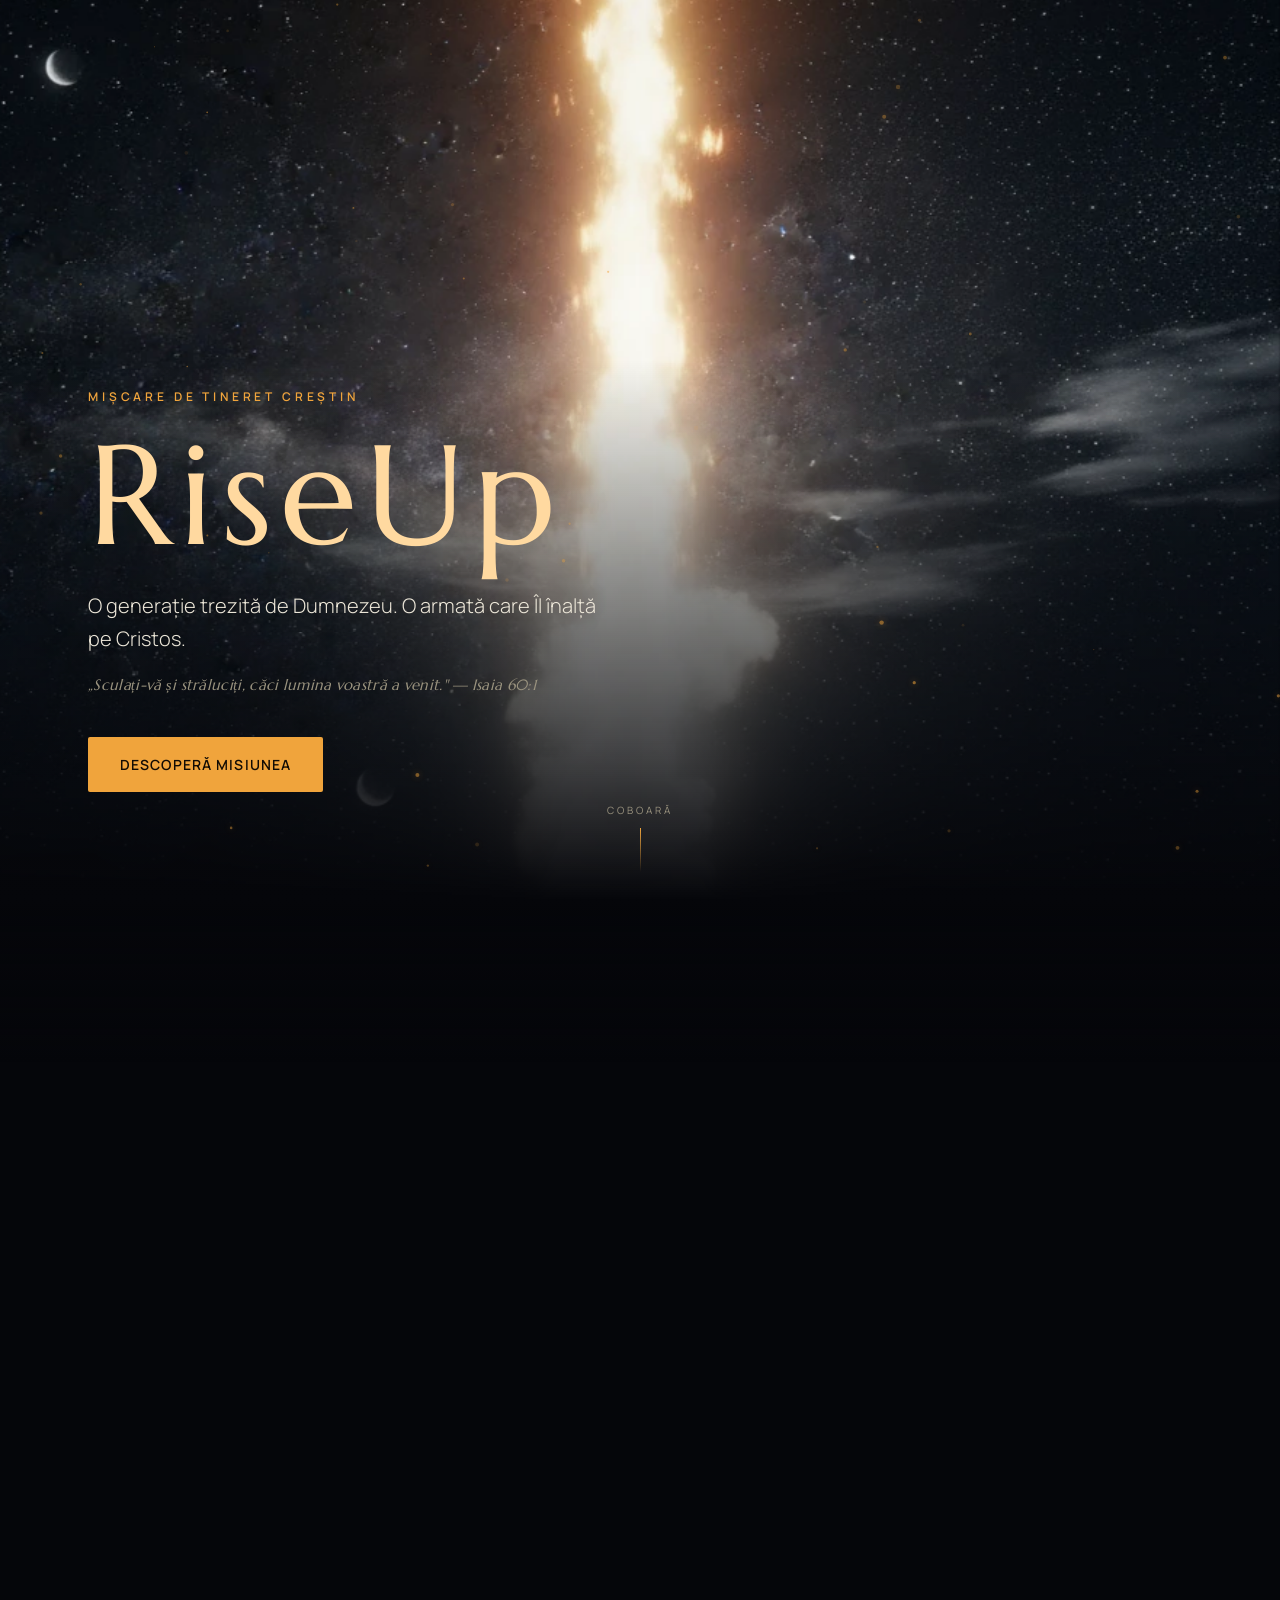
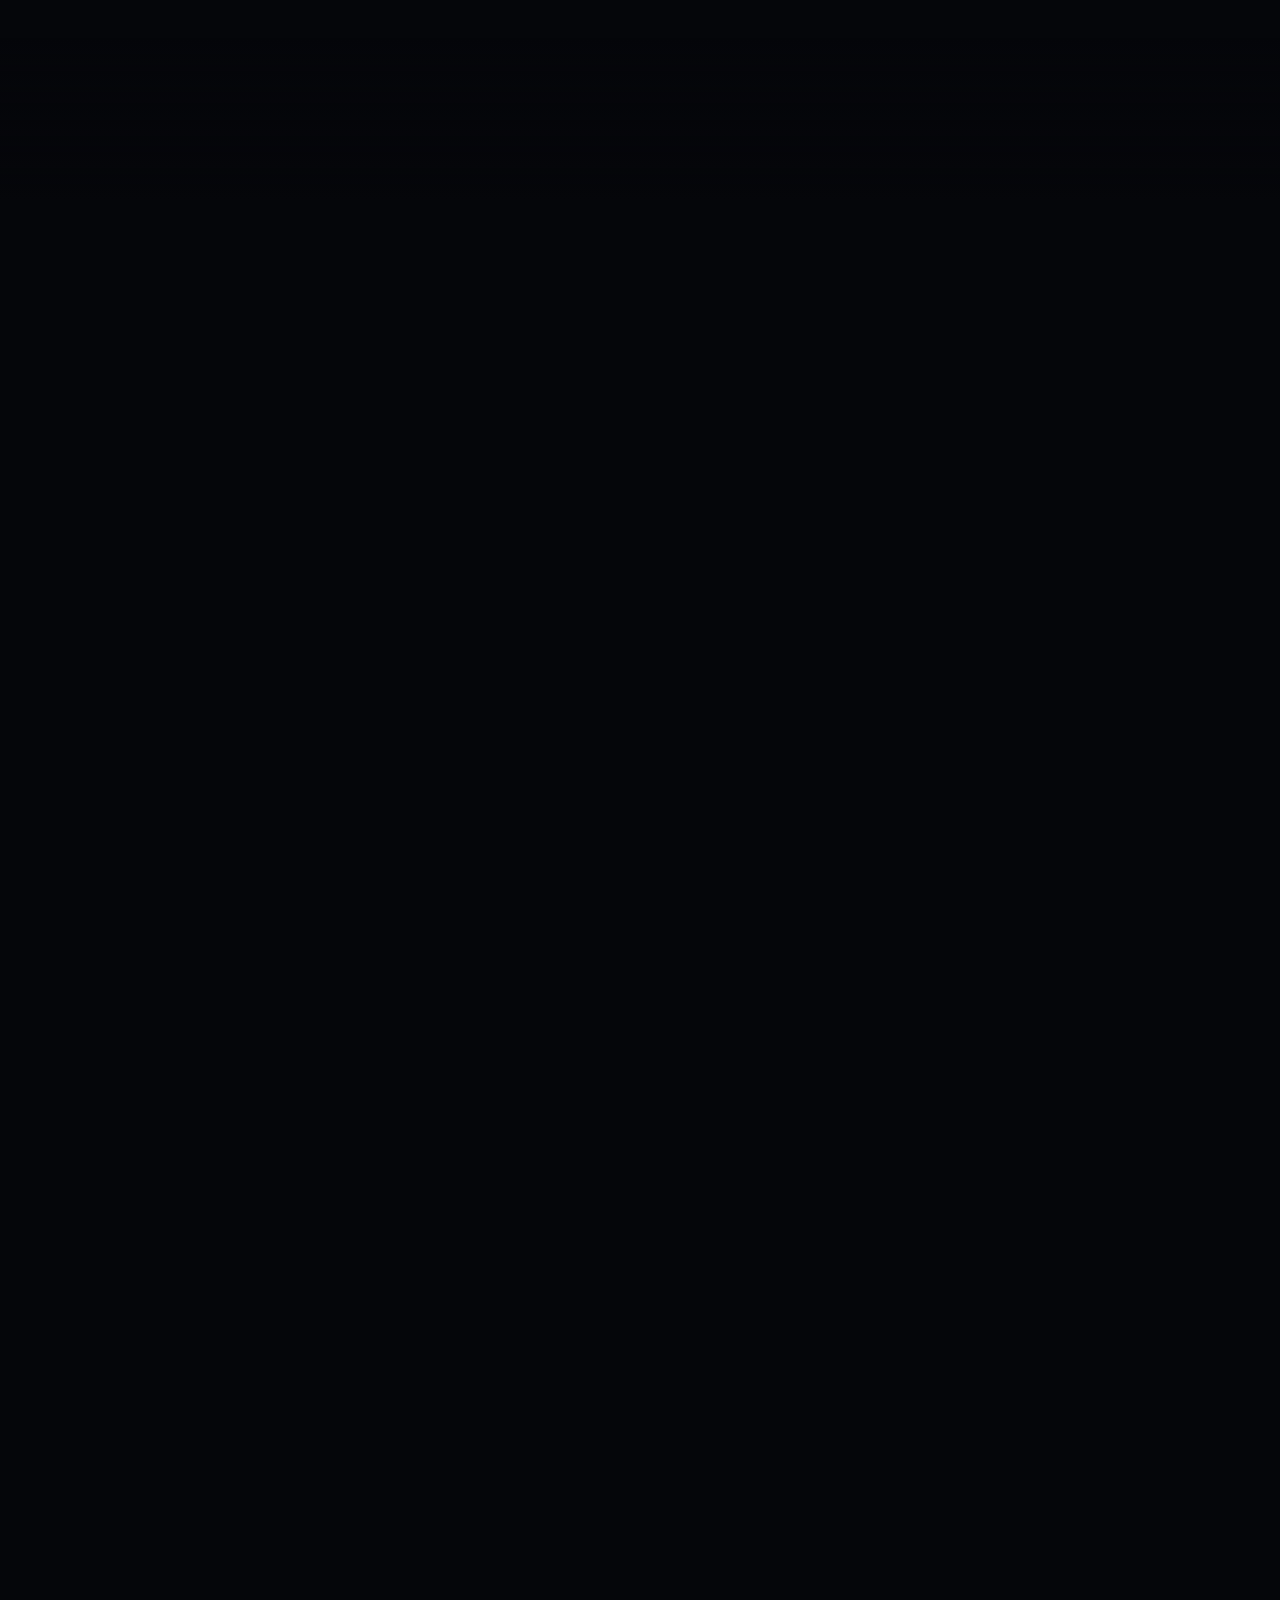
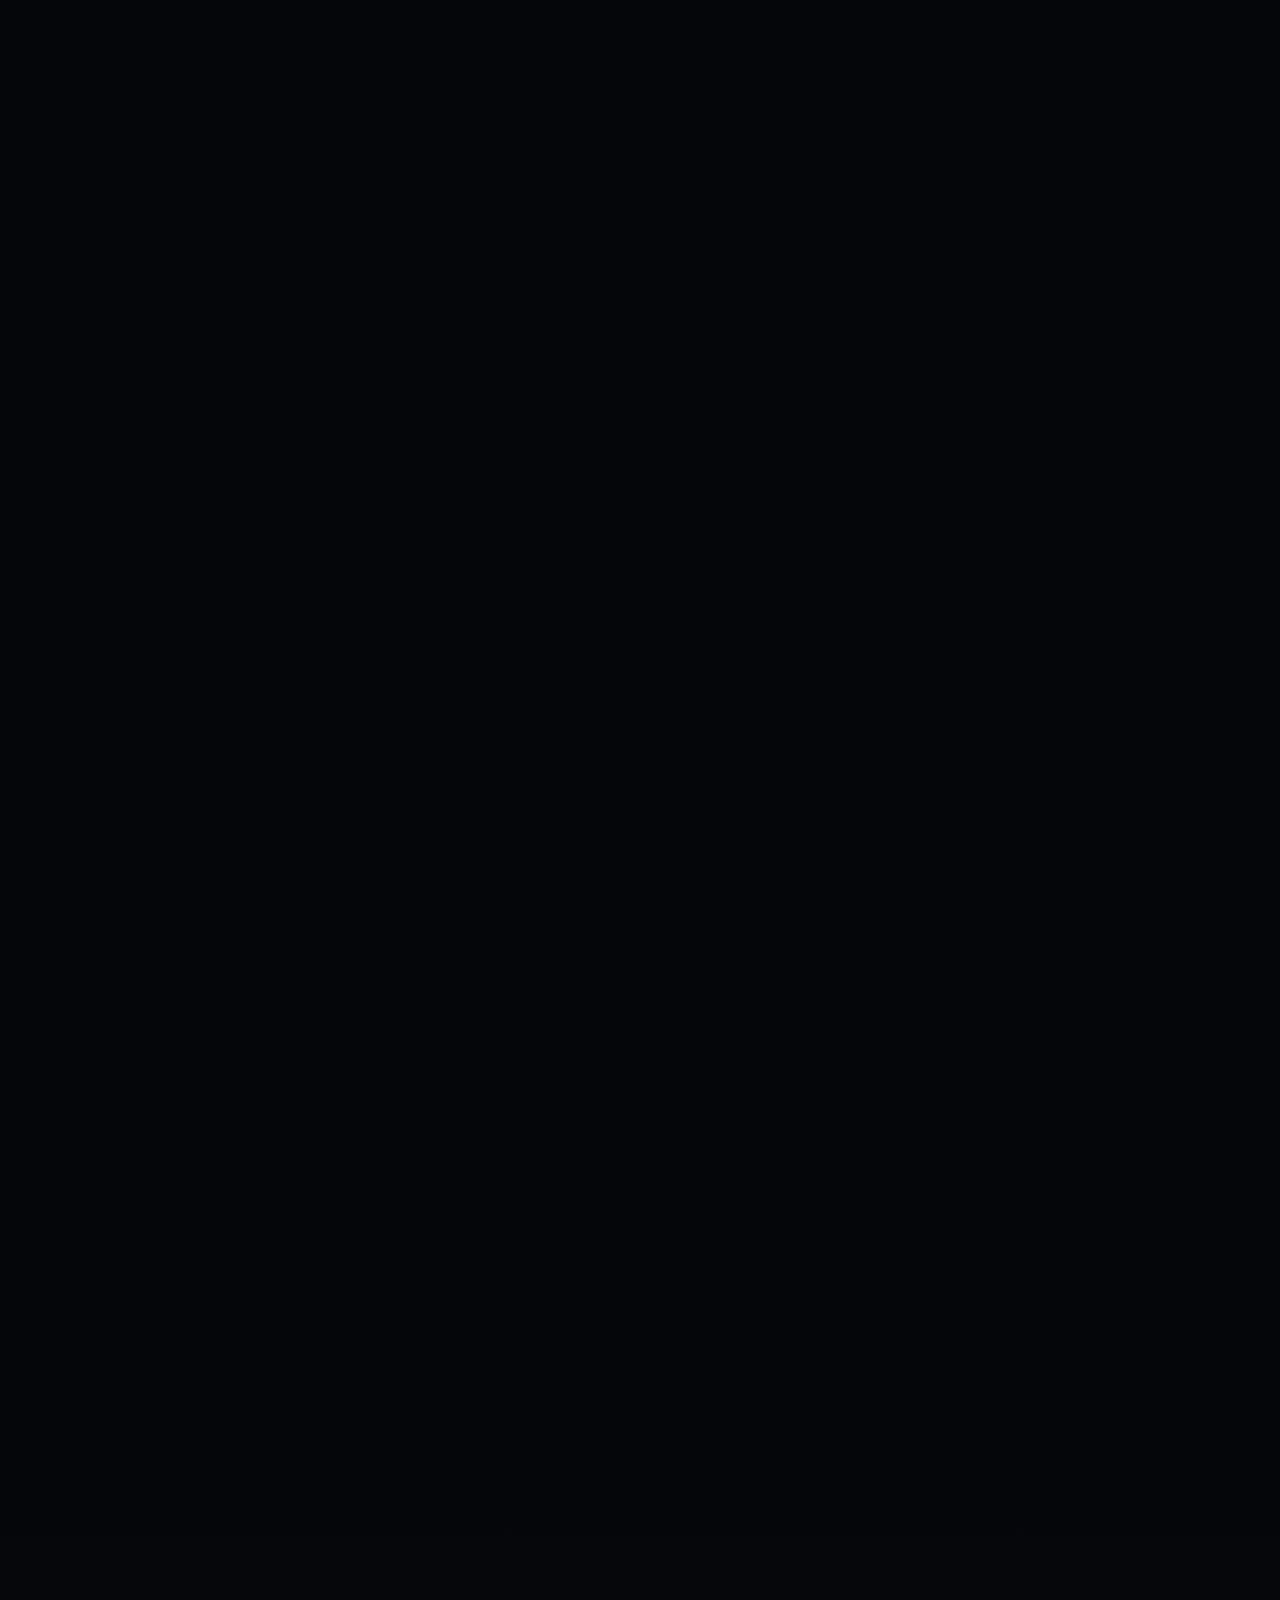
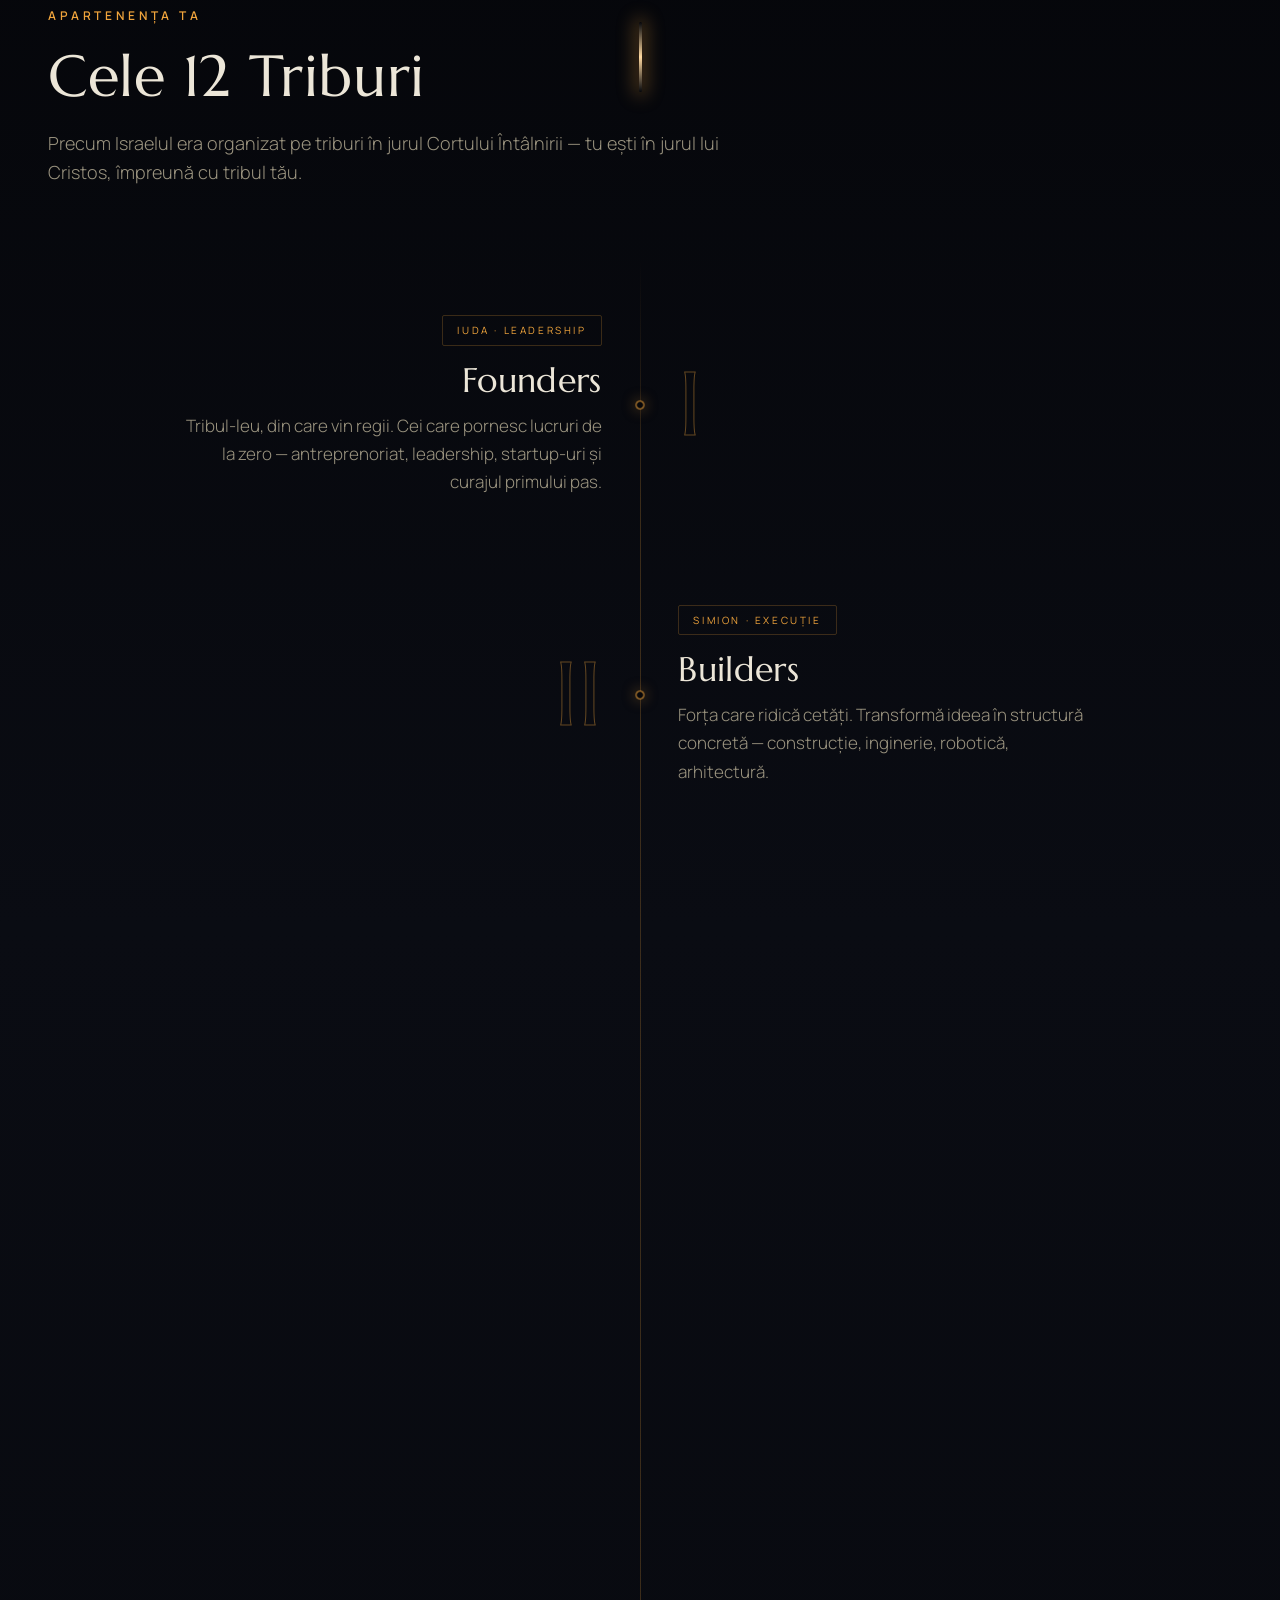
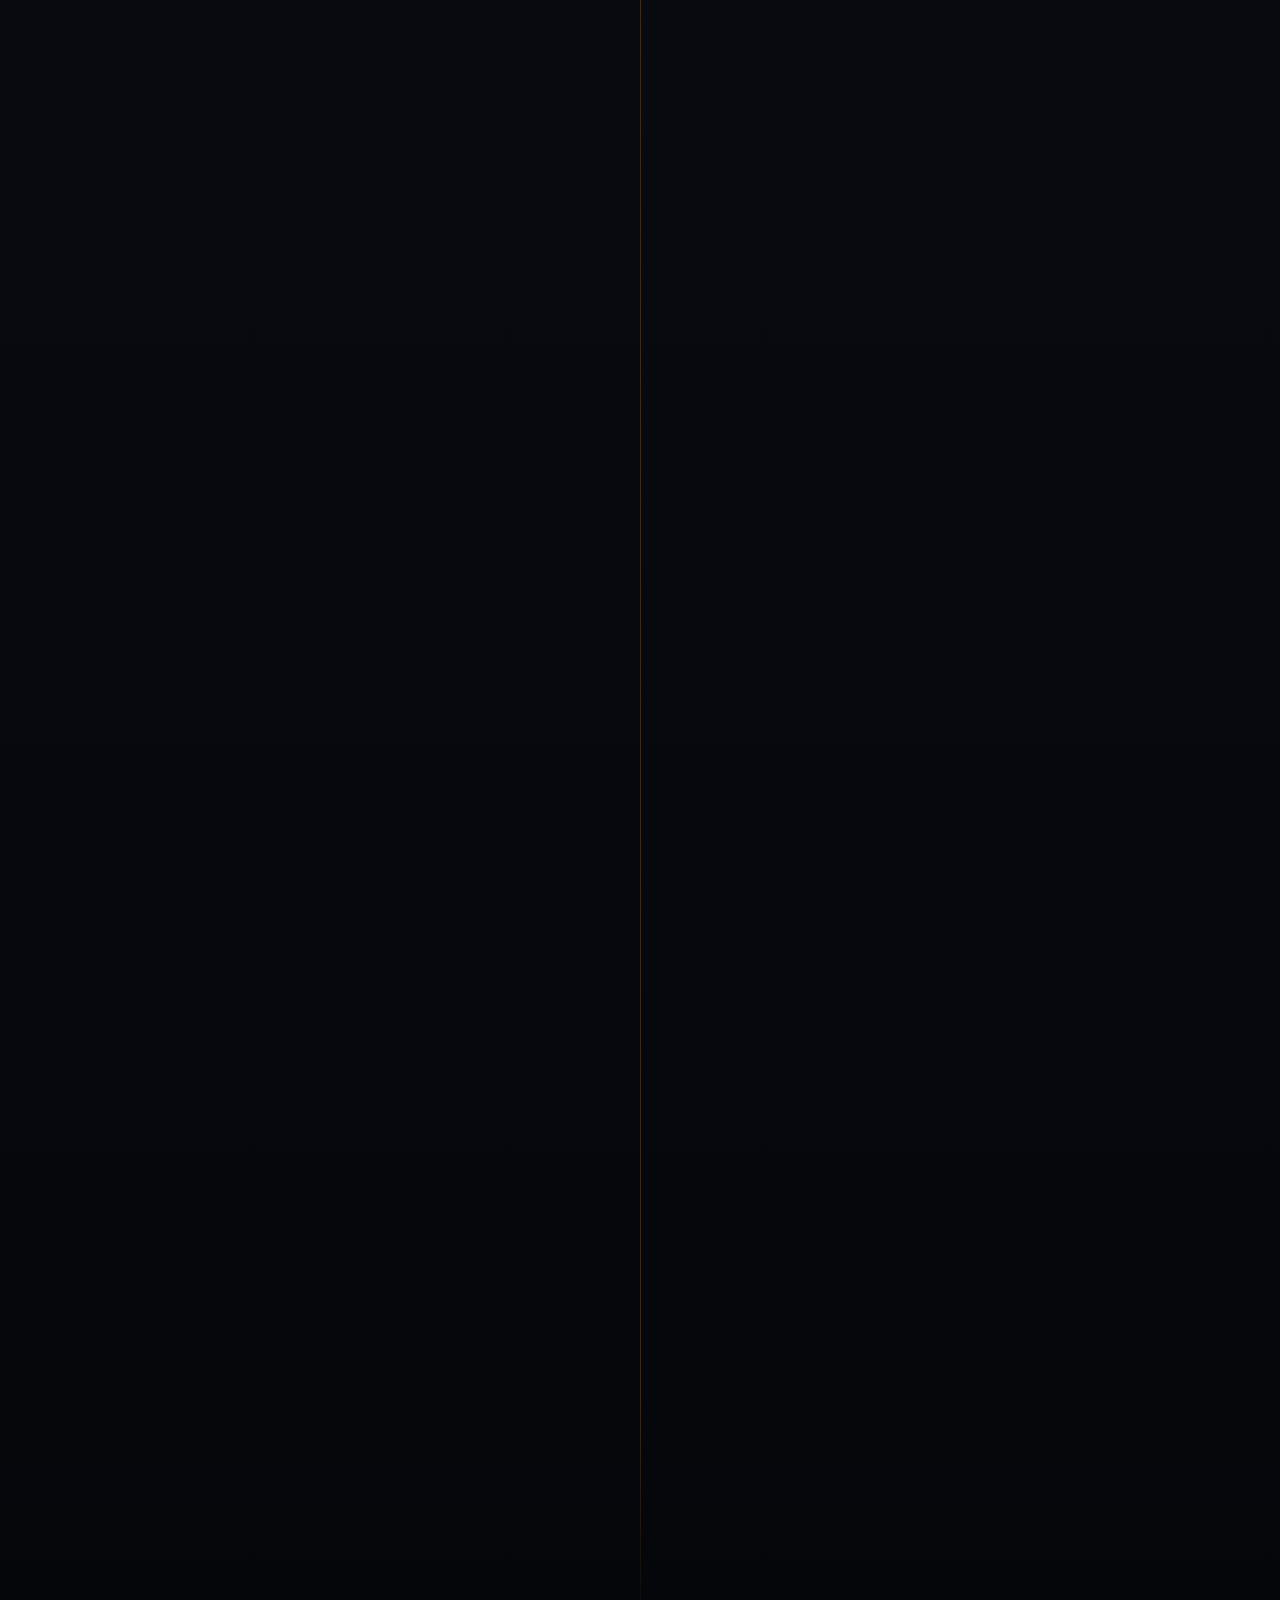
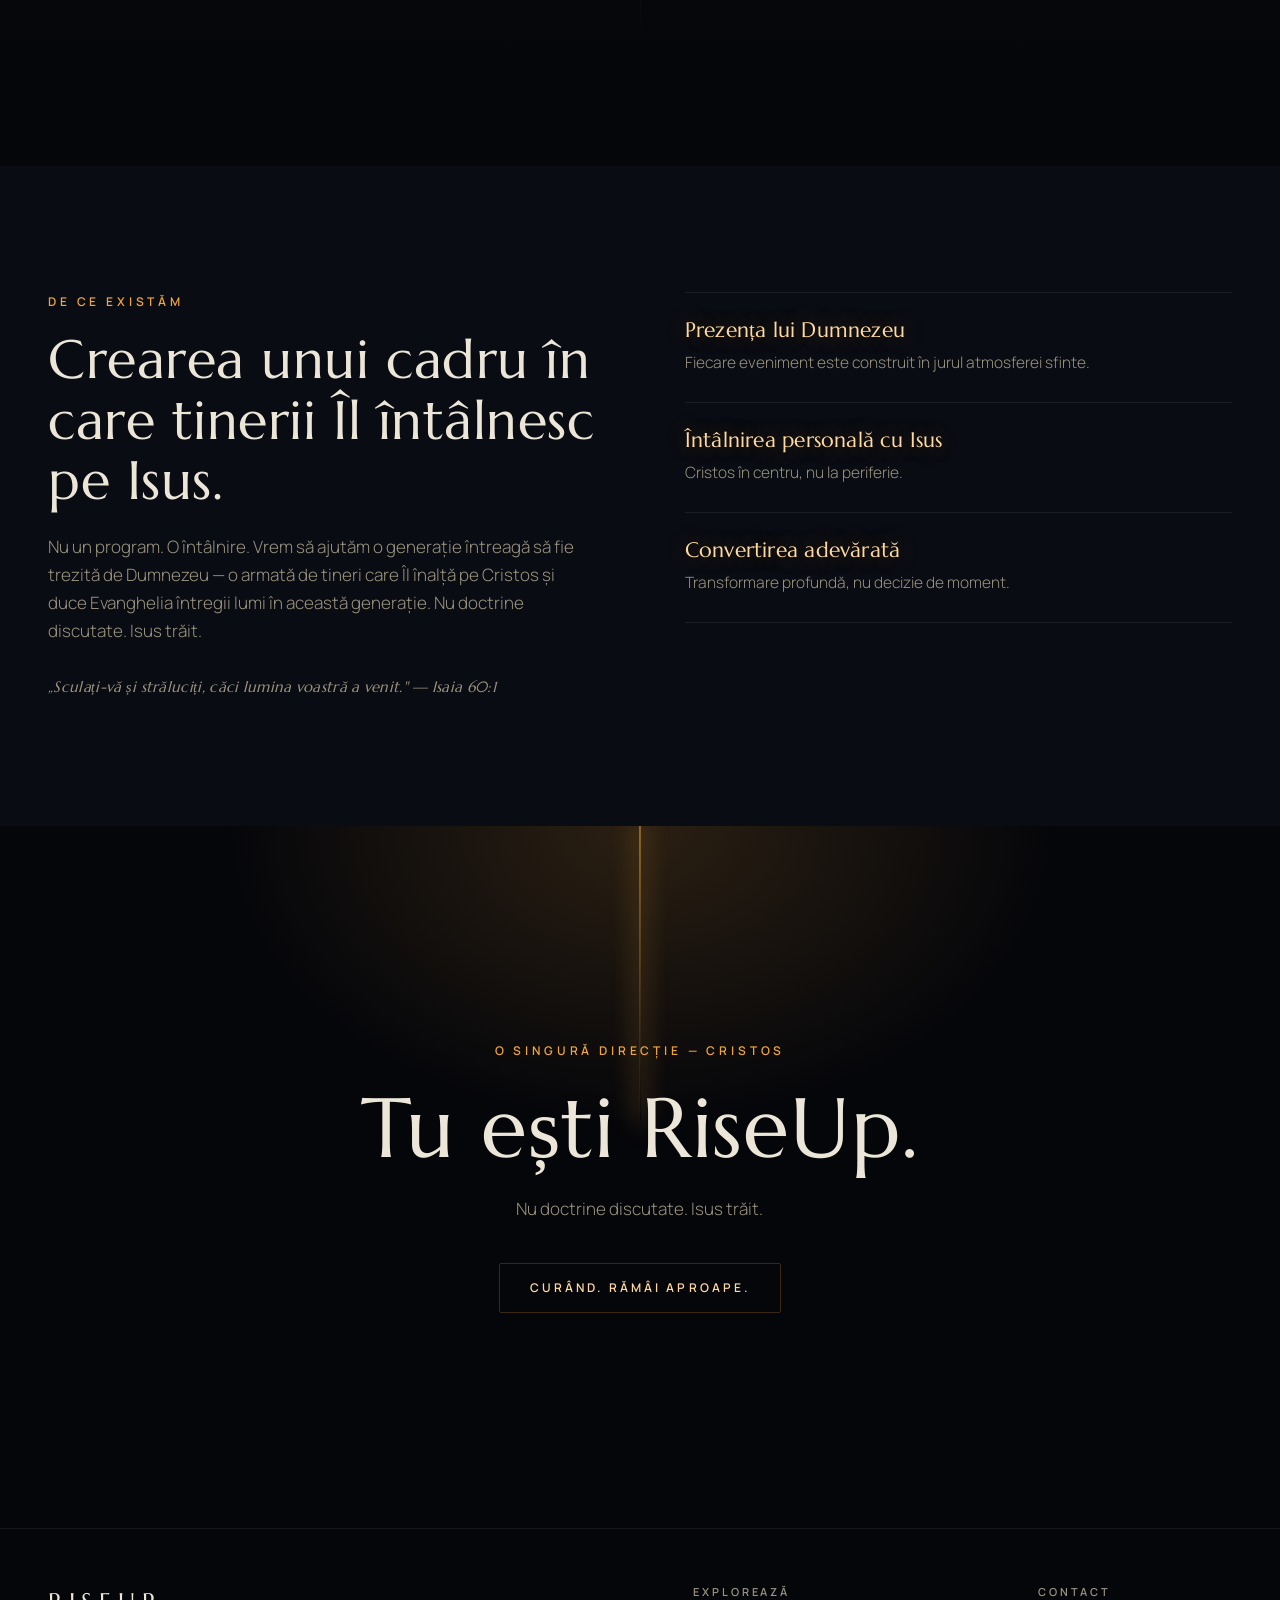
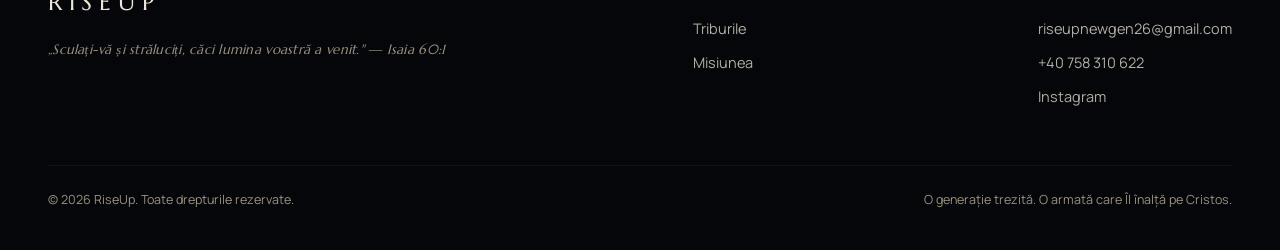
<file: riseup/index.html>
<!DOCTYPE html>
<html lang="ro">
<head>
<meta charset="UTF-8">
<meta name="viewport" content="width=device-width, initial-scale=1.0">
<title>RiseUp — O generație trezită</title>
<meta name="robots" content="noindex">
<meta name="description" content="RiseUp — O generație trezită de Dumnezeu. O armată care Îl înalță pe Cristos.">
<link rel="icon" type="image/jpeg" href="logo.jpg">
<link rel="apple-touch-icon" href="logo.jpg">
<!--
═══════════════════════════════════════════════════════════════════
  RISEUP — LANDING PAGE
  ───────────────────────────────────────────────────────────────
  FIȘIERE NECESARE ÎN ACELAȘI FOLDER:
  • index.html (acest fișier)
  • stalp-de-foc.webp → poza cu stâlpul de foc
  • calatoria.mp4 → clipul

  UNDE EDITEZI TEXTELE:
  • Caută "✏️ EDITEAZĂ" în acest fișier — fiecare zonă de editat
    e marcată clar cu acest simbol.
  • Cele 12 triburi: caută "TRIB 1", "TRIB 2" ... "TRIB 12"
  • Misiunea: caută "SECȚIUNEA MISIUNE"
═══════════════════════════════════════════════════════════════════
-->
<link rel="stylesheet" href="fonts.css">
<style>
/* ═══════════════ TOKENS ═══════════════ */
:root{
  --bg:#05060a;
  --bg-2:#0a0c13;
  --bg-3:#10131d;
  --ink:#ece6d8;
  --ink-dim:#9a937f;
  --fire:#f0a43c;
  --fire-hot:#ffd9a0;
  --bronze:#7a6347;
  --line:rgba(240,164,60,.22);
  --display:'Marcellus',serif;
  --body:'Manrope',sans-serif;
  --max:1200px;
  --ease:cubic-bezier(.22,1,.36,1);
}
*{margin:0;padding:0;box-sizing:border-box}
html{scroll-behavior:smooth}
html,body{background:var(--bg);color-scheme:dark}
body{
  font-family:var(--body);
  color:var(--ink);
  font-size:17px;
  line-height:1.65;
  overflow-x:hidden;
  -webkit-font-smoothing:antialiased;
}
img,video{display:block;max-width:100%}
a{color:inherit;text-decoration:none}
::selection{background:var(--fire);color:#0a0c13}

h1,h2,h3{font-family:var(--display);font-weight:400;line-height:1.12;letter-spacing:.01em}
.eyebrow{
  font-size:12px;letter-spacing:.32em;text-transform:uppercase;
  color:var(--fire);font-weight:600;
}
.verse{
  font-family:var(--display);font-style:italic;color:var(--ink-dim);
  font-size:15px;letter-spacing:.02em;
}
.btn{
  display:inline-flex;align-items:center;gap:10px;
  font-family:var(--body);font-weight:600;font-size:14px;letter-spacing:.08em;text-transform:uppercase;
  padding:16px 32px;border-radius:2px;cursor:pointer;
  transition:transform .35s var(--ease),box-shadow .35s var(--ease),background .35s,color .35s;
}
.btn-fire{background:var(--fire);color:#120c04;box-shadow:0 0 0 rgba(240,164,60,0)}
.btn-fire:hover{transform:translateY(-2px);box-shadow:0 10px 40px rgba(240,164,60,.35)}
.btn-ghost{border:1px solid rgba(236,230,216,.25);color:var(--ink);background:transparent}
.btn-ghost:hover{border-color:var(--fire);color:var(--fire-hot)}
.soon-pill{
  display:inline-block;font-size:12px;letter-spacing:.26em;text-transform:uppercase;font-weight:600;
  color:var(--fire-hot);border:1px solid var(--line);padding:14px 30px;border-radius:2px;
  animation:soonGlow 3s ease-in-out infinite;
}
@keyframes soonGlow{
  0%,100%{box-shadow:0 0 0 rgba(240,164,60,0)}
  50%{box-shadow:0 0 28px rgba(240,164,60,.22)}
}

/* ═══════════════ LOADER ═══════════════ */
#loader{
  position:fixed;inset:0;z-index:1000;background:var(--bg);
  display:flex;flex-direction:column;align-items:center;justify-content:center;gap:34px;
  transition:opacity .9s var(--ease),visibility .9s;
}
#loader.done{opacity:0;visibility:hidden;pointer-events:none}
.loader-beam{
  position:absolute;left:50%;bottom:0;width:2px;height:0;
  transform:translateX(-50%);
  background:linear-gradient(to top,var(--fire-hot),var(--fire) 40%,rgba(240,164,60,0));
  box-shadow:0 0 30px 6px rgba(240,164,60,.45),0 0 90px 20px rgba(240,164,60,.18);
  animation:beamRise 2s var(--ease) forwards;
}
@keyframes beamRise{to{height:100%}}
.loader-mark{
  font-family:var(--display);font-size:clamp(28px,4vw,42px);letter-spacing:.42em;
  text-indent:.42em;color:var(--ink);opacity:0;
  animation:markIn 1.2s .55s var(--ease) forwards;
  position:relative;z-index:2;
}
@keyframes markIn{from{opacity:0;transform:translateY(14px)}to{opacity:1;transform:translateY(0)}}
.loader-sub{
  font-size:11px;letter-spacing:.34em;text-transform:uppercase;color:var(--ink-dim);
  opacity:0;animation:markIn 1.2s .95s var(--ease) forwards;position:relative;z-index:2;
}
.loader-progress{
  position:relative;z-index:2;width:140px;height:1px;background:rgba(236,230,216,.12);
  overflow:hidden;opacity:0;animation:markIn .8s 1.1s var(--ease) forwards;
}
.loader-progress span{
  display:block;height:100%;width:0;background:var(--fire);
  transition:width .3s linear;
}

/* ═══════════════ NAV ═══════════════ */
#nav{
  position:fixed;top:0;left:0;right:0;z-index:900;
  display:flex;align-items:center;justify-content:space-between;
  padding:18px clamp(20px,4vw,48px);
  background:rgba(5,6,10,.94);
  border-bottom:1px solid rgba(236,230,216,.07);
  transform:translateY(-110%);transition:transform .6s var(--ease);
}
#nav.show{transform:translateY(0)}
.nav-logo{font-family:var(--display);font-size:20px;letter-spacing:.3em;text-indent:.3em}
.nav-links{display:flex;gap:34px;list-style:none}
.nav-links a{
  font-size:12px;letter-spacing:.18em;text-transform:uppercase;font-weight:600;color:var(--ink-dim);
  transition:color .3s;
}
.nav-links a:hover{color:var(--fire-hot)}
.nav-cta{font-size:12px;letter-spacing:.14em;text-transform:uppercase;font-weight:700;
  color:var(--fire);border:1px solid var(--line);padding:10px 20px;border-radius:2px;transition:background-color .3s,color .3s}
.nav-cta:hover{background:var(--fire);color:#120c04}

/* hamburger — doar mobil */
#burger{
  display:none;position:fixed;top:18px;right:18px;z-index:950;
  width:48px;height:48px;border:1px solid rgba(236,230,216,.15);border-radius:2px;
  background:var(--bg);
  cursor:pointer;align-items:center;justify-content:center;flex-direction:column;gap:6px;
}
#burger span{width:20px;height:1.5px;background:var(--ink);transition:transform .4s var(--ease),opacity .4s var(--ease)}
#burger.open span:nth-child(1){transform:translateY(7.5px) rotate(45deg)}
#burger.open span:nth-child(2){opacity:0}
#burger.open span:nth-child(3){transform:translateY(-7.5px) rotate(-45deg)}
#mobile-menu{
  position:fixed;inset:0;z-index:940;background:var(--bg);
  display:flex;flex-direction:column;align-items:center;justify-content:center;gap:8px;
  opacity:0;visibility:hidden;transition:opacity .5s var(--ease),visibility .5s;
}
#mobile-menu.open{opacity:1;visibility:visible}
#mobile-menu a{
  font-family:var(--display);font-size:30px;color:var(--ink);padding:12px;
  opacity:0;transform:translateY(16px);transition:opacity .5s var(--ease),transform .5s var(--ease),color .3s;
}
#mobile-menu.open a{opacity:1;transform:translateY(0)}
#mobile-menu a:hover{color:var(--fire)}
#mobile-menu a:nth-child(1){transition-delay:.08s}
#mobile-menu a:nth-child(2){transition-delay:.14s}
#mobile-menu a:nth-child(3){transition-delay:.2s}
#mobile-menu a:nth-child(4){transition-delay:.26s}
#mobile-menu a:nth-child(5){transition-delay:.32s}

/* ═══════════════ HERO (stâlpul de foc + parallax) ═══════════════ */
#hero{position:relative;height:100svh;min-height:620px;overflow:hidden;display:flex;align-items:flex-end}
.hero-bg{
  position:absolute;inset:-12% 0;z-index:1;
  will-change:transform;
}
#hero-bg-img{position:absolute;inset:0;width:100%;height:100%;object-fit:cover;object-position:center}
.hero-shade{
  position:absolute;inset:0;z-index:2;
  background:linear-gradient(to top,var(--bg) 0%,rgba(5,6,10,.55) 28%,rgba(5,6,10,0) 60%);
}
.hero-content{
  position:relative;z-index:3;width:100%;max-width:var(--max);margin:0 auto;
  padding:0 clamp(20px,4vw,48px) clamp(70px,12vh,130px);
  will-change:transform,opacity;
}
.hero-content .eyebrow{margin-bottom:22px;display:block}
.hero-content h1{
  font-size:clamp(64px,11vw,150px);letter-spacing:.06em;line-height:.95;
  color:var(--fire-hot);
  margin-bottom:26px;
}
.hero-sub{max-width:520px;color:var(--ink);font-size:clamp(17px,2vw,20px);font-weight:300;margin-bottom:18px}
.hero-verse{margin-bottom:40px;display:block}
.hero-ctas{display:flex;gap:16px;flex-wrap:wrap}
.scroll-hint{
  position:absolute;bottom:28px;left:50%;transform:translateX(-50%);z-index:3;
  display:flex;flex-direction:column;align-items:center;gap:10px;
  font-size:10px;letter-spacing:.3em;text-transform:uppercase;color:var(--ink-dim);
}
.scroll-hint::after{
  content:'';width:1px;height:44px;
  background:linear-gradient(var(--fire),transparent);
  animation:hintPulse 2.2s ease-in-out infinite;
}
@keyframes hintPulse{0%,100%{opacity:.25}50%{opacity:1}}

/* ═══════════════ VIDEO (tranziția — pornește singur) ═══════════════ */
#journey{position:relative;height:420svh}
.journey-sticky{position:sticky;top:0;height:100svh;overflow:hidden}
#scrub-video{width:100%;height:100%;object-fit:cover}
.journey-caption{
  position:absolute;left:0;right:0;bottom:clamp(40px,9vh,90px);z-index:4;text-align:center;
  opacity:0;transform:translateY(20px);transition:opacity .8s var(--ease),transform .8s var(--ease);
  padding:0 24px;
}
.journey-caption.visible{opacity:1;transform:translateY(0)}
.journey-caption .eyebrow{display:block;margin-bottom:12px}
.journey-caption h2{font-size:clamp(28px,4.5vw,52px)}
.journey-fade-top,.journey-fade-bottom{position:absolute;left:0;right:0;height:18vh;z-index:3;pointer-events:none}
.journey-fade-top{top:0;background:linear-gradient(var(--bg),transparent)}
.journey-fade-bottom{bottom:0;background:linear-gradient(transparent,var(--bg))}

/* ═══════════════ SECȚIUNI GENERALE ═══════════════ */
section.block{position:relative;padding:clamp(90px,14vh,160px) clamp(20px,4vw,48px)}
.wrap{max-width:var(--max);margin:0 auto}
.section-head{max-width:680px;margin-bottom:clamp(50px,8vh,90px)}
.section-head .eyebrow{display:block;margin-bottom:18px}
.section-head h2{font-size:clamp(34px,5vw,58px);margin-bottom:20px}
.section-head p{color:var(--ink-dim);font-weight:300;font-size:18px}

/* ═══════════════ TRIBURI ═══════════════ */
#triburi{background:linear-gradient(var(--bg),var(--bg-2) 30%,var(--bg))}
.tribes-line{
  position:absolute;top:0;bottom:0;left:50%;width:1px;
  background:linear-gradient(transparent,var(--line) 8%,var(--line) 92%,transparent);
  pointer-events:none;
}
.tribe{
  position:relative;display:grid;grid-template-columns:1fr 1fr;gap:clamp(30px,6vw,90px);
  align-items:center;padding:clamp(34px,6vh,64px) 0;
}
.tribe-node{
  position:absolute;left:50%;top:50%;transform:translate(-50%,-50%);
  width:9px;height:9px;border-radius:50%;background:var(--bg);
  border:1px solid var(--fire);box-shadow:0 0 14px rgba(240,164,60,.5);
  z-index:2;
}
.tribe-num{
  font-family:var(--display);font-size:clamp(60px,7vw,96px);line-height:1;
  color:transparent;-webkit-text-stroke:1px rgba(240,164,60,.4);
  text-align:right;user-select:none;
}
.tribe:nth-child(even) .tribe-num{text-align:left;order:2}
.tribe:nth-child(even) .tribe-body{order:1;text-align:right}
.tribe-body h3{font-size:clamp(24px,2.8vw,34px);margin-bottom:12px;color:var(--ink)}
.tribe-body p{color:var(--ink-dim);font-weight:300;max-width:420px}
.tribe:nth-child(even) .tribe-body p{margin-left:auto}
.tribe-tag{
  display:inline-block;font-size:10px;letter-spacing:.26em;text-transform:uppercase;
  color:var(--fire);border:1px solid var(--line);padding:6px 14px;border-radius:2px;margin-bottom:16px;
}

/* skeleton shimmer pe triburi — cu crossfade lin */
.tribe .sk{display:none}
.tribe.loading .tribe-body>*:not(.sk){display:none}
.tribe.loading .sk{display:block;border-radius:3px;
  background:linear-gradient(100deg,var(--bg-3) 35%,#1a1e2b 50%,var(--bg-3) 65%);
  background-size:240% 100%;animation:shimmer 1.4s linear infinite;
  transition:opacity .45s var(--ease)}
.tribe.loading.fading .sk{opacity:0}
.sk-tag{width:110px;height:24px;margin-bottom:16px}
.sk-title{width:64%;height:32px;margin-bottom:14px}
.sk-text{width:90%;height:14px;margin-bottom:9px}
.sk-text.short{width:55%}
.tribe.loading:nth-child(even) .sk{margin-left:auto}
@keyframes shimmer{to{background-position:-140% 0}}

/* intrare cinematică: glisare laterală + blur care se limpezește */
.tribe .tribe-body>*:not(.sk){
  opacity:0;transform:translateX(-44px);filter:blur(8px);
}
.tribe:nth-child(even) .tribe-body>*:not(.sk){transform:translateX(44px)}
.tribe.ready .tribe-body>*:not(.sk){
  opacity:1;transform:translateX(0);filter:blur(0);
  transition:opacity 1s var(--ease),transform 1.1s var(--ease),filter 1s var(--ease);
}
.tribe.ready .tribe-body>*:nth-child(6){transition-delay:.12s}
.tribe.ready .tribe-body>*:nth-child(7){transition-delay:.24s}

/* numărul roman: alunecă din lateral și prinde contur */
.tribe-num{transition:none}
.tribe .tribe-num{opacity:0;transform:translateX(44px) scale(.94);filter:blur(6px)}
.tribe:nth-child(even) .tribe-num{transform:translateX(-44px) scale(.94)}
.tribe.ready .tribe-num{
  opacity:1;transform:translateX(0) scale(1);filter:blur(0);
  transition:opacity 1.2s var(--ease),transform 1.3s var(--ease),filter 1.2s var(--ease);
}

/* nodul de pe linie se aprinde cu puls */
.tribe .tribe-node{transform:translate(-50%,-50%) scale(0)}
.tribe.ready .tribe-node{animation:nodeIgnite 1s var(--ease) .35s forwards}
@keyframes nodeIgnite{
  0%{transform:translate(-50%,-50%) scale(0);box-shadow:0 0 0 rgba(240,164,60,0)}
  55%{transform:translate(-50%,-50%) scale(1.9);box-shadow:0 0 30px 8px rgba(240,164,60,.75)}
  100%{transform:translate(-50%,-50%) scale(1);box-shadow:0 0 14px rgba(240,164,60,.5)}
}

/* ═══════════════ MISIUNE ═══════════════ */
#misiune{background:var(--bg-2)}
.misiune-grid{display:grid;grid-template-columns:1fr 1fr;gap:clamp(40px,7vw,100px);align-items:start}
.misiune-grid .verse{display:block;margin-top:30px}
.pillar-list{display:flex;flex-direction:column;gap:0;border-top:1px solid rgba(236,230,216,.08)}
.pillar{padding:26px 0;border-bottom:1px solid rgba(236,230,216,.08)}
.pillar h3{font-size:21px;margin-bottom:8px;color:var(--fire-hot)}
.pillar p{color:var(--ink-dim);font-weight:300;font-size:15.5px}

/* intrare animată — coloana stângă urcă cu blur, în cascadă */
.m-left>*{opacity:0;transform:translateY(28px);filter:blur(7px);
  transition:opacity .95s var(--ease),transform 1.05s var(--ease),filter .95s var(--ease)}
#misiune.in .m-left>*{opacity:1;transform:none;filter:none}
#misiune.in .m-left>*:nth-child(2){transition-delay:.14s}
#misiune.in .m-left>*:nth-child(3){transition-delay:.28s}
#misiune.in .m-left>*:nth-child(4){transition-delay:.42s}

/* pilonii glisează din dreapta, unul după altul, titlul se aprinde */
.pillar{opacity:0;transform:translateX(46px);filter:blur(6px);
  transition:opacity .9s var(--ease),transform 1s var(--ease),filter .9s var(--ease)}
#misiune.in .pillar{opacity:1;transform:none;filter:none}
#misiune.in .pillar:nth-child(1){transition-delay:.3s}
#misiune.in .pillar:nth-child(2){transition-delay:.5s}
#misiune.in .pillar:nth-child(3){transition-delay:.7s}
.pillar h3{transition:text-shadow 1.2s var(--ease)}
#misiune.in .pillar h3{text-shadow:0 0 22px rgba(240,164,60,.35)}

/* ═══════════════ ÎNCHIDERE + FOOTER ═══════════════ */
#closing{
  position:relative;min-height:78svh;display:flex;align-items:center;justify-content:center;
  text-align:center;overflow:hidden;
  background:radial-gradient(ellipse 50% 65% at 50% 0%,rgba(240,164,60,.16),transparent 65%),var(--bg);
}
#closing::before{
  content:'';position:absolute;top:0;left:50%;transform:translateX(-50%);
  width:1px;height:42%;
  background:linear-gradient(var(--fire),transparent);
  box-shadow:0 0 24px 4px rgba(240,164,60,.3);
}
#closing .inner{position:relative;z-index:2;padding:0 24px}
#closing h2{font-size:clamp(42px,7vw,84px);margin-bottom:20px}
#closing p{color:var(--ink-dim);max-width:480px;margin:0 auto 40px;font-weight:300}
footer{
  border-top:1px solid rgba(236,230,216,.07);
  padding:54px clamp(20px,4vw,48px) 40px;
}
.footer-grid{
  max-width:var(--max);margin:0 auto;display:flex;justify-content:space-between;
  align-items:flex-start;gap:40px;flex-wrap:wrap;
}
.footer-brand{font-family:var(--display);font-size:24px;letter-spacing:.28em;margin-bottom:12px}
.footer-grid .verse{font-size:13.5px;max-width:300px}
.footer-col h4{font-size:11px;letter-spacing:.26em;text-transform:uppercase;color:var(--ink-dim);margin-bottom:16px;font-weight:600}
.footer-col a{display:block;font-size:14.5px;color:var(--ink);opacity:.75;margin-bottom:10px;transition:opacity .3s,color .3s}
.footer-col a:hover{opacity:1;color:var(--fire-hot)}
.footer-bottom{
  max-width:var(--max);margin:46px auto 0;padding-top:24px;
  border-top:1px solid rgba(236,230,216,.06);
  display:flex;justify-content:space-between;gap:16px;flex-wrap:wrap;
  font-size:12.5px;color:var(--ink-dim);
}

/* ═══════════════ CURSOR CUSTOM (doar desktop) ═══════════════ */
#cursor{
  position:fixed;top:0;left:0;width:8px;height:8px;border-radius:50%;
  background:var(--fire);box-shadow:0 0 14px 3px rgba(240,164,60,.55);
  pointer-events:none;z-index:1200;opacity:0;
  transition:width .25s,height .25s,opacity .3s,background .25s,border .25s;
}
#cursor.on{opacity:1}
#cursor.big{width:36px;height:36px;background:transparent;border:1px solid var(--fire);box-shadow:0 0 20px rgba(240,164,60,.3)}
@media (pointer:coarse){#cursor{display:none}}

/* ═══════════════ PARTICULE DE FOC (hero) ═══════════════ */
#embers{position:absolute;inset:0;z-index:2;pointer-events:none}

/* ═══════════════ REVEAL TITLU HERO ═══════════════ */
.h1-mask{overflow:hidden}
.hero-content h1{transform:translateY(112%);transition:transform 1.25s var(--ease) .35s}
body.ready .hero-content h1{transform:translateY(0)}
.hero-content>.eyebrow,.hero-sub,.hero-verse,.hero-ctas{
  opacity:0;transform:translateY(22px);
  transition:opacity .9s var(--ease),transform .9s var(--ease);
}
body.ready .hero-content>.eyebrow{opacity:1;transform:none;transition-delay:.25s}
body.ready .hero-sub{opacity:1;transform:none;transition-delay:.85s}
body.ready .hero-verse{opacity:1;transform:none;transition-delay:1s}
body.ready .hero-ctas{opacity:1;transform:none;transition-delay:1.15s}

/* ═══════════════ LINIA TRIBURILOR — PULS CĂLĂTOR ═══════════════ */
.tribes-line::after{
  content:'';position:absolute;left:-1px;top:-8%;width:3px;height:70px;border-radius:3px;
  background:linear-gradient(transparent,var(--fire-hot),transparent);
  box-shadow:0 0 18px 4px rgba(240,164,60,.35);
  animation:lineTravel 8s linear infinite;
}
@keyframes lineTravel{from{top:-8%}to{top:104%}}

/* reveal generic la scroll */
.reveal{opacity:0;transform:translateY(28px);transition:opacity .9s var(--ease),transform .9s var(--ease)}
.reveal.in{opacity:1;transform:translateY(0)}

/* ═══════════════ MOBIL ═══════════════ */
@media (max-width:860px){
  #nav{display:none}
  #burger{display:flex}
  .journey-sticky{height:100svh}
  #journey{height:340svh}
  #scrub-video{object-position:center}
  #hero-bg-img{object-position:center 42%}
  .journey-caption h2{font-size:30px}
  .hero-content{padding-bottom:175px}
  .scroll-hint{bottom:12px}
  .scroll-hint::after{height:26px}
  .tribes-line{left:24px}
  .tribe{grid-template-columns:1fr;gap:10px;padding:34px 0 34px 56px}
  .tribe-node{left:24px}
  .tribe-num{text-align:left;font-size:44px;-webkit-text-stroke:1px rgba(240,164,60,.5)}
  .tribe:nth-child(even) .tribe-num{order:0}
  .tribe:nth-child(even) .tribe-body{order:1;text-align:left}
  .tribe:nth-child(even) .tribe-body p{margin-left:0}
  .tribe.loading:nth-child(even) .sk{margin-left:0}
  .misiune-grid{grid-template-columns:1fr}
  .hero-ctas .btn{width:100%;justify-content:center}
}
@media (prefers-reduced-motion:reduce){
  *,*::before,*::after{animation-duration:.01ms!important;transition-duration:.01ms!important}
  html{scroll-behavior:auto}
}
</style>
</head>
<body>

<div id="cursor" aria-hidden="true"></div>

<!-- ═══════════════ LOADER ═══════════════ -->
<div id="loader" aria-hidden="true">
  <div class="loader-beam"></div>
  <div class="loader-mark">RISEUP</div>
  <div class="loader-sub">O generație trezită</div>
  <div class="loader-progress"><span id="loader-bar"></span></div>
</div>

<!-- ═══════════════ NAV DESKTOP (apare la scroll) ═══════════════ -->
<nav id="nav" aria-label="Navigare principală">
  <a class="nav-logo" href="#hero">RISEUP</a>
  <ul class="nav-links">
    <li><a href="#triburi">Triburile</a></li>
    <li><a href="#misiune">Misiunea</a></li>
    <li><a href="#contact">Contact</a></li>
  </ul>
</nav>

<!-- ═══════════════ HAMBURGER + MENIU MOBIL ═══════════════ -->
<button id="burger" aria-label="Deschide meniul" aria-expanded="false">
  <span></span><span></span><span></span>
</button>
<div id="mobile-menu">
  <a href="#hero">Acasă</a>
  <a href="#triburi">Triburile</a>
  <a href="#misiune">Misiunea</a>
  <a href="#contact">Contact</a>
</div>

<!-- ═══════════════ HERO — STÂLPUL DE FOC ═══════════════ -->
<header id="hero">
  <div class="hero-bg" id="hero-bg">
    <img id="hero-bg-img" src="stalp-de-foc.webp" alt="Stâlp de foc pe cerul nopții">
  </div>
  <div class="hero-shade"></div>
  <canvas id="embers" aria-hidden="true"></canvas>
  <div class="hero-content" id="hero-content">
    <span class="eyebrow">Mișcare de Tineret Creștin</span>
    <div class="h1-mask"><h1>RiseUp</h1></div>
    <p class="hero-sub">O generație trezită de Dumnezeu. O armată care Îl înalță pe Cristos.</p>
    <span class="verse hero-verse">„Sculați-vă și străluciți, căci lumina voastră a venit." — Isaia 60:1</span>
    <div class="hero-ctas">
      <a class="btn btn-fire" href="#journey">Descoperă misiunea</a>
    </div>
  </div>
  <div class="scroll-hint">Coboară</div>
</header>

<!-- ═══════════════ TRANZIȚIA — VIDEO SCRUB ═══════════════ -->
<section id="journey" aria-label="Călătoria prin tabără">
  <div class="journey-sticky">
    <video id="scrub-video"
      src="calatoria.mp4"
      muted playsinline preload="auto"></video>
    <div class="journey-fade-top"></div>
    <div class="journey-fade-bottom"></div>
    <div class="journey-caption" id="journey-caption">
      <span class="eyebrow" id="caption-eyebrow"></span>
      <h2 id="caption-title"></h2>
    </div>
  </div>
</section>


<!-- ═══════════════ CELE 12 TRIBURI ═══════════════ -->
<section class="block" id="triburi">
  <div class="wrap">
    <div class="section-head reveal">
      <span class="eyebrow">Apartenența ta</span>
      <h2>Cele 12 Triburi</h2>
      <p>Precum Israelul era organizat pe triburi în jurul Cortului Întâlnirii — tu ești în jurul lui Cristos, împreună cu tribul tău.</p>
    </div>

    <div style="position:relative">
      <div class="tribes-line"></div>

      <!-- ═══ ✏️ EDITEAZĂ — TRIB 1 · FOUNDERS ═══ -->
      <article class="tribe loading" id="trib-1">
        <div class="tribe-num">I</div>
        <div class="tribe-body">
          <div class="sk sk-tag"></div><div class="sk sk-title"></div><div class="sk sk-text"></div><div class="sk sk-text short"></div>
          <span class="tribe-tag">Iuda · Leadership</span>
          <h3>Founders</h3>
          <p>Tribul-leu, din care vin regii. Cei care pornesc lucruri de la zero — antreprenoriat, leadership, startup-uri și curajul primului pas.</p>
        </div>
        <div class="tribe-node"></div>
      </article>

      <!-- ═══ ✏️ EDITEAZĂ — TRIB 2 · BUILDERS ═══ -->
      <article class="tribe loading" id="trib-2">
        <div class="tribe-num">II</div>
        <div class="tribe-body">
          <div class="sk sk-tag"></div><div class="sk sk-title"></div><div class="sk sk-text"></div><div class="sk sk-text short"></div>
          <span class="tribe-tag">Simion · Execuție</span>
          <h3>Builders</h3>
          <p>Forța care ridică cetăți. Transformă ideea în structură concretă — construcție, inginerie, robotică, arhitectură.</p>
        </div>
        <div class="tribe-node"></div>
      </article>

      <!-- ═══ ✏️ EDITEAZĂ — TRIB 3 · MENTORS ═══ -->
      <article class="tribe loading" id="trib-3">
        <div class="tribe-num">III</div>
        <div class="tribe-body">
          <div class="sk sk-tag"></div><div class="sk sk-title"></div><div class="sk sk-text"></div><div class="sk sk-text short"></div>
          <span class="tribe-tag">Levi · Formare</span>
          <h3>Mentors</h3>
          <p>Tribul preoților și al învățătorilor. Transmit mai departe ce au primit — educație creștină, mentorat, teologie, formare.</p>
        </div>
        <div class="tribe-node"></div>
      </article>

      <!-- ═══ ✏️ EDITEAZĂ — TRIB 4 · HEALERS ═══ -->
      <article class="tribe loading" id="trib-4">
        <div class="tribe-num">IV</div>
        <div class="tribe-body">
          <div class="sk sk-tag"></div><div class="sk sk-title"></div><div class="sk sk-text"></div><div class="sk sk-text short"></div>
          <span class="tribe-tag">Ruben · Profunzime și milă</span>
          <h3>Healers</h3>
          <p>Întâiul-născut. Cei care vindecă și poartă de grijă — medicină, psihologie, consiliere, sănătate mintală, îngrijire.</p>
        </div>
        <div class="tribe-node"></div>
      </article>

      <!-- ═══ ✏️ EDITEAZĂ — TRIB 5 · VISIONARIES ═══ -->
      <article class="tribe loading" id="trib-5">
        <div class="tribe-num">V</div>
        <div class="tribe-body">
          <div class="sk sk-tag"></div><div class="sk sk-title"></div><div class="sk sk-text"></div><div class="sk sk-text short"></div>
          <span class="tribe-tag">Iosif · Perspectivă</span>
          <h3>Visionaries</h3>
          <p>Tâlcuitorul de vise, cel care vede înainte. Anticipează ce urmează — inovație, futurism, R&D, tehnologie emergentă.</p>
        </div>
        <div class="tribe-node"></div>
      </article>

      <!-- ═══ ✏️ EDITEAZĂ — TRIB 6 · STRATEGISTS ═══ -->
      <article class="tribe loading" id="trib-6">
        <div class="tribe-num">VI</div>
        <div class="tribe-body">
          <div class="sk sk-tag"></div><div class="sk sk-title"></div><div class="sk sk-text"></div><div class="sk sk-text short"></div>
          <span class="tribe-tag">Isahar · Înțelegerea timpurilor</span>
          <h3>Strategists</h3>
          <p>Darul înțelegerii vremurilor. Analiștii generației — IT, software, data, AI, cercetare, strategie.</p>
        </div>
        <div class="tribe-node"></div>
      </article>

      <!-- ═══ ✏️ EDITEAZĂ — TRIB 7 · TRADERS ═══ -->
      <article class="tribe loading" id="trib-7">
        <div class="tribe-num">VII</div>
        <div class="tribe-body">
          <div class="sk sk-tag"></div><div class="sk sk-title"></div><div class="sk sk-text"></div><div class="sk sk-text short"></div>
          <span class="tribe-tag">Zabulon · Simțul pieței</span>
          <h3>Traders</h3>
          <p>Țărmul mării și negoțul cu corăbii. Fac schimbul să funcționeze — comerț, vânzări, e-commerce, business.</p>
        </div>
        <div class="tribe-node"></div>
      </article>

      <!-- ═══ ✏️ EDITEAZĂ — TRIB 8 · CREATORS ═══ -->
      <article class="tribe loading" id="trib-8">
        <div class="tribe-num">VIII</div>
        <div class="tribe-body">
          <div class="sk sk-tag"></div><div class="sk sk-title"></div><div class="sk sk-text"></div><div class="sk sk-text short"></div>
          <span class="tribe-tag">Neftali · Cuvinte frumoase</span>
          <h3>Creators</h3>
          <p>Vocile generației — artă vizuală, design, muzică, scris creativ, film, foto, media, jurnalism, comunicare.</p>
        </div>
        <div class="tribe-node"></div>
      </article>

      <!-- ═══ ✏️ EDITEAZĂ — TRIB 9 · HOSTS ═══ -->
      <article class="tribe loading" id="trib-9">
        <div class="tribe-num">IX</div>
        <div class="tribe-body">
          <div class="sk sk-tag"></div><div class="sk sk-title"></div><div class="sk sk-text"></div><div class="sk sk-text short"></div>
          <span class="tribe-tag">Așer · Generozitate</span>
          <h3>Hosts</h3>
          <p>Tribul belșugului și al mesei pline. Primesc oamenii și creează experiențe — hospitality, gastronomie, turism, agricultură.</p>
        </div>
        <div class="tribe-node"></div>
      </article>

      <!-- ═══ ✏️ EDITEAZĂ — TRIB 10 · ADVOCATES ═══ -->
      <article class="tribe loading" id="trib-10">
        <div class="tribe-num">X</div>
        <div class="tribe-body">
          <div class="sk sk-tag"></div><div class="sk sk-title"></div><div class="sk sk-text"></div><div class="sk sk-text short"></div>
          <span class="tribe-tag">Dan · Echitate</span>
          <h3>Advocates</h3>
          <p>Numele lui înseamnă judecător. Apără cauze și oameni — drept, dreptate socială, ONG, activism pentru cei vulnerabili.</p>
        </div>
        <div class="tribe-node"></div>
      </article>

      <!-- ═══ ✏️ EDITEAZĂ — TRIB 11 · EXPLORERS ═══ -->
      <article class="tribe loading" id="trib-11">
        <div class="tribe-num">XI</div>
        <div class="tribe-body">
          <div class="sk sk-tag"></div><div class="sk sk-title"></div><div class="sk sk-text"></div><div class="sk sk-text short"></div>
          <span class="tribe-tag">Gad · Pionierat</span>
          <h3>Explorers</h3>
          <p>Cei care merg primii pe teren necunoscut — aventură, expediții, misiune, pionierat. (de definit împreună cu echipa)</p>
        </div>
        <div class="tribe-node"></div>
      </article>

      <!-- ═══ ✏️ EDITEAZĂ — TRIB 12 · ATHLETES ═══ -->
      <article class="tribe loading" id="trib-12">
        <div class="tribe-num">XII</div>
        <div class="tribe-body">
          <div class="sk sk-tag"></div><div class="sk sk-title"></div><div class="sk sk-text"></div><div class="sk sk-text short"></div>
          <span class="tribe-tag">Beniamin · Precizie și forță</span>
          <h3>Athletes</h3>
          <p>Arcașii pricepuți. Corpul antrenat ca instrument — sport, performanță fizică, atletism, outdoor, expediții.</p>
        </div>
        <div class="tribe-node"></div>
      </article>

    </div>
  </div>
</section>

<!-- ═══════════════ ✏️ EDITEAZĂ — SECȚIUNEA MISIUNE ═══════════════ -->
<section class="block" id="misiune">
  <div class="wrap">
    <div class="misiune-grid">
      <div class="m-left">
        <span class="eyebrow" style="display:block;margin-bottom:18px">De ce existăm</span>
        <h2 style="font-size:clamp(34px,4.5vw,54px);margin-bottom:22px">Crearea unui cadru în care tinerii Îl întâlnesc pe Isus.</h2>
        <p style="color:var(--ink-dim);font-weight:300">Nu un program. O întâlnire. Vrem să ajutăm o generație întreagă să fie trezită de Dumnezeu — o armată de tineri care Îl înalță pe Cristos și duce Evanghelia întregii lumi în această generație. Nu doctrine discutate. Isus trăit.</p>
        <span class="verse">„Sculați-vă și străluciți, căci lumina voastră a venit." — Isaia 60:1</span>
      </div>
      <div class="pillar-list">
        <div class="pillar">
          <h3>Prezența lui Dumnezeu</h3>
          <p>Fiecare eveniment este construit în jurul atmosferei sfinte.</p>
        </div>
        <div class="pillar">
          <h3>Întâlnirea personală cu Isus</h3>
          <p>Cristos în centru, nu la periferie.</p>
        </div>
        <div class="pillar">
          <h3>Convertirea adevărată</h3>
          <p>Transformare profundă, nu decizie de moment.</p>
        </div>
      </div>
    </div>
  </div>
</section>

<!-- ═══════════════ ÎNCHIDERE ═══════════════ -->
<section id="closing">
  <div class="inner reveal">
    <span class="eyebrow" style="display:block;margin-bottom:20px">O singură direcție — Cristos</span>
    <h2>Tu ești RiseUp.</h2>
    <p>Nu doctrine discutate. Isus trăit.</p>
    <span class="soon-pill">Curând. Rămâi aproape.</span>
  </div>
</section>

<!-- ═══════════════ FOOTER ═══════════════ -->
<footer id="contact">
  <div class="footer-grid">
    <div>
      <div class="footer-brand">RISEUP</div>
      <span class="verse">„Sculați-vă și străluciți, căci lumina voastră a venit." — Isaia 60:1</span>
    </div>
    <div class="footer-col">
      <h4>Explorează</h4>
      <a href="#triburi">Triburile</a>
      <a href="#misiune">Misiunea</a>
    </div>
    <div class="footer-col">
      <h4>Contact</h4>
      <a href="mailto:riseupnewgen26@gmail.com">riseupnewgen26@gmail.com</a>
      <a href="tel:+40758310622">+40 758 310 622</a>
      <a href="https://www.instagram.com/rise_up_nextgen?igsh=OWN2cGVqcDBndG52" target="_blank" rel="noopener">Instagram</a>
    </div>
  </div>
  <div class="footer-bottom">
    <span>© 2026 RiseUp. Toate drepturile rezervate.</span>
    <span>O generație trezită. O armată care Îl înalță pe Cristos.</span>
  </div>
</footer>

<script>
/* ═══════════════ CONFIG FIȘIERE ═══════════════
   ✏️ Dacă redenumești pozele/clipul, schimbă DOAR aici: */
const FIRE_IMAGE = 'stalp-de-foc.webp';
const SCRUB_VIDEO = 'calatoria.mp4';

document.getElementById('hero-bg-img').src = FIRE_IMAGE;
document.getElementById('scrub-video').src = SCRUB_VIDEO;

/* ═══════════════ LOADER PREMIUM (min ~2.2s) ═══════════════ */
const loader = document.getElementById('loader');
const loaderBar = document.getElementById('loader-bar');
const loadStart = performance.now();
const MIN_LOAD = 2200; // 1s extra intenționat — efect premium

let fakeProgress = 0;
const progTimer = setInterval(() => {
  fakeProgress = Math.min(fakeProgress + Math.random() * 14, 92);
  loaderBar.style.width = fakeProgress + '%';
}, 180);

function finishLoader(){
  clearInterval(progTimer);
  loader.classList.add('done');
  document.body.classList.add('ready'); /* pornește reveal-ul din hero */
}

window.addEventListener('load', () => {
  const elapsed = performance.now() - loadStart;
  const wait = Math.max(0, MIN_LOAD - elapsed);
  setTimeout(() => {
    loaderBar.style.width = '100%';
    setTimeout(finishLoader, 350);
  }, wait);
});
/* fallback: dacă "load" întârzie mult (video mare), ascundem după 6s */
setTimeout(finishLoader, 6000);

/* ═══════════════ NAV DESKTOP — apare după primul ecran ═══════════════ */
const nav = document.getElementById('nav');
let navShown = false;
function checkNav(){
  if (!navShown && window.scrollY > window.innerHeight * 0.55) {
    nav.classList.add('show');
    navShown = true; // rămâne vizibil
  } else if (navShown && window.scrollY < 40) {
    nav.classList.remove('show');
    navShown = false;
  }
}
window.addEventListener('scroll', checkNav, { passive: true });

/* ═══════════════ MENIU MOBIL ═══════════════ */
const burger = document.getElementById('burger');
const mobileMenu = document.getElementById('mobile-menu');
burger.addEventListener('click', () => {
  const open = mobileMenu.classList.toggle('open');
  burger.classList.toggle('open', open);
  burger.setAttribute('aria-expanded', open);
  document.body.style.overflow = open ? 'hidden' : '';
});
mobileMenu.querySelectorAll('a').forEach(a => a.addEventListener('click', () => {
  mobileMenu.classList.remove('open');
  burger.classList.remove('open');
  document.body.style.overflow = '';
}));

/* ═══════════════ PARALLAX HERO ═══════════════ */
const heroBg = document.getElementById('hero-bg');
const heroContent = document.getElementById('hero-content');
const reduceMotion = window.matchMedia('(prefers-reduced-motion: reduce)').matches;

function parallax(){
  if (reduceMotion) return;
  const y = window.scrollY;
  const h = window.innerHeight;
  if (y < h * 1.2) {
    heroBg.style.transform = `translateY(${y * 0.35}px)`;
    heroContent.style.transform = `translateY(${y * 0.16}px)`;
    heroContent.style.opacity = Math.max(0, 1 - y / (h * 0.65));
  }
}
window.addEventListener('scroll', parallax, { passive: true });

/* ═══════════════ VIDEO — pornește singur la scroll + CTA-uri rotative ═══════════════ */
const scrubVideo = document.getElementById('scrub-video');
const caption = document.getElementById('journey-caption');
const capEyebrow = document.getElementById('caption-eyebrow');
const capTitle = document.getElementById('caption-title');

/* ✏️ EDITEAZĂ — mesajele care apar pe rând peste clip.
   "at" = momentul apariției, ca fracție din durata clipului (0 → început, 1 → sfârșit) */
const CAPTIONS = [
  { at: 0.06, eyebrow: 'Precum Israelul în pustie', title: 'O tabără. Un popor.' },
  { at: 0.40, eyebrow: 'Apartenența ta',            title: 'Fiecare tânăr are un trib.' },
  { at: 0.74, eyebrow: 'În centru',                  title: 'Cristos. Mereu în centru.' },
];

let currentCap = -1;
let swapping = false;

function showCaption(i){
  if (i === currentCap || swapping) return;
  swapping = true;
  caption.classList.remove('visible');
  setTimeout(() => {
    capEyebrow.textContent = CAPTIONS[i].eyebrow;
    capTitle.textContent = CAPTIONS[i].title;
    caption.classList.add('visible');
    currentCap = i;
    swapping = false;
  }, currentCap === -1 ? 0 : 450);
}

/* Clipul merge doar cât derulezi: secțiunea e lungă, clipul stă lipit (sticky), iar poziția în
   secțiune devine timpul din clip. Ținta se urmărește lin (lerp), ca derularea cu rotița să nu
   sară din cadru în cadru; un singur seek odată, ca decodorul să țină pasul. */
const journey = document.getElementById('journey');
let target = 0, shown = 0;
scrubVideo.pause();

function journeyProgress(){
  const r = journey.getBoundingClientRect();
  const run = r.height - innerHeight;
  return Math.min(1, Math.max(0, -r.top / run));
}
function captionFor(p){
  if (p < CAPTIONS[0].at){ if (currentCap !== -1) resetCaptions(); return; }
  let idx = 0;
  for (let i = 0; i < CAPTIONS.length; i++) if (p >= CAPTIONS[i].at) idx = i;
  showCaption(idx);
}
(function scrubTick(){
  const d = scrubVideo.duration;
  if (d){
    target = journeyProgress() * (d - 0.05);
    shown += (target - shown) * (reduceMotion ? 1 : 0.14);
    if (Math.abs(target - shown) < 0.002) shown = target;
    if (!scrubVideo.seeking && Math.abs(scrubVideo.currentTime - shown) > 0.01){
      scrubVideo.currentTime = shown;
    }
    captionFor(shown / d);
  }
  requestAnimationFrame(scrubTick);
})();

/* iOS nu desenează cadre la seek până nu a pornit clipul o dată dintr-un gest */
const prime = () => { scrubVideo.play().then(() => scrubVideo.pause()).catch(() => {}); };
window.addEventListener('touchstart', prime, { once: true, passive: true });

/* ═══════════════ SKELETON → INTRARE CINEMATICĂ (triburi) ═══════════════ */
const tribes = document.querySelectorAll('.tribe');
const tObs = new IntersectionObserver(entries => {
  entries.forEach(e => {
    if (!e.isIntersecting) return;
    tObs.unobserve(e.target);
    const el = e.target;
    if (reduceMotion) { el.classList.remove('loading'); el.classList.add('ready'); return; }
    /* 1. skeleton-ul mai pâlpâie puțin (efectul premium) */
    setTimeout(() => {
      /* 2. skeleton-ul se estompează lin */
      el.classList.add('fading');
      setTimeout(() => {
        /* 3. conținutul intră din lateral, cu blur care se limpezește */
        el.classList.remove('loading', 'fading');
        void el.offsetHeight; /* forțăm browserul să "vadă" starea inițială */
        requestAnimationFrame(() => el.classList.add('ready'));
      }, 440);
    }, 420);
  });
}, { threshold: 0.3 });
tribes.forEach(t => tObs.observe(t));

/* ═══════════════ REVEAL GENERIC ═══════════════ */
const reveals = document.querySelectorAll('.reveal');
const rObs = new IntersectionObserver(entries => {
  entries.forEach(e => {
    if (e.isIntersecting) { e.target.classList.add('in'); rObs.unobserve(e.target); }
  });
}, { threshold: 0.18 });
reveals.forEach(r => rObs.observe(r));

/* ═══════════════ MISIUNE — intrare animată ═══════════════ */
const misiuneEl = document.getElementById('misiune');
new IntersectionObserver((es, obs) => {
  es.forEach(e => {
    if (e.isIntersecting) { misiuneEl.classList.add('in'); obs.unobserve(misiuneEl); }
  });
}, { threshold: 0.22 }).observe(misiuneEl);

/* ═══════════════ PARTICULE DE FOC PE HERO ═══════════════ */
const heroEl = document.getElementById('hero');
const cv = document.getElementById('embers');
const ctx = cv.getContext('2d');
let embersOn = true;

function sizeCanvas(){ cv.width = heroEl.clientWidth; cv.height = heroEl.clientHeight; }
sizeCanvas();
window.addEventListener('resize', sizeCanvas);

const EMBER_COUNT = window.innerWidth < 860 ? 22 : 46;
function spawnEmber(fromBottom){
  return {
    x: Math.random() * cv.width,
    y: fromBottom ? cv.height + 10 : Math.random() * cv.height,
    r: Math.random() * 1.8 + 0.5,
    s: Math.random() * 0.55 + 0.2,
    drift: Math.random() * 0.5 - 0.25,
    a: Math.random() * 0.45 + 0.15,
  };
}
const embers = Array.from({length: EMBER_COUNT}, () => spawnEmber(false));

function emberTick(){
  if (embersOn && !reduceMotion) {
    ctx.clearRect(0, 0, cv.width, cv.height);
    for (const p of embers) {
      p.y -= p.s;
      p.x += p.drift + Math.sin(p.y * 0.012) * 0.18;
      p.a -= 0.0009;
      if (p.y < -12 || p.a <= 0) Object.assign(p, spawnEmber(true));
      ctx.beginPath();
      ctx.arc(p.x, p.y, p.r, 0, 6.283);
      ctx.fillStyle = `rgba(240,164,60,${p.a})`;
      ctx.shadowColor = 'rgba(240,164,60,.7)';
      ctx.shadowBlur = 6;
      ctx.fill();
    }
  }
  requestAnimationFrame(emberTick);
}
emberTick();
/* oprim particulele când hero iese din ecran — economie de resurse */
new IntersectionObserver(es => es.forEach(e => embersOn = e.isIntersecting), {threshold: 0})
  .observe(heroEl);

/* ═══════════════ CURSOR CUSTOM (desktop) ═══════════════ */
if (window.matchMedia('(pointer: fine)').matches && !reduceMotion) {
  const cursor = document.getElementById('cursor');
  let cx = innerWidth/2, cy = innerHeight/2, tx = cx, ty = cy;
  window.addEventListener('mousemove', e => {
    tx = e.clientX; ty = e.clientY;
    cursor.classList.add('on');
  });
  document.addEventListener('mouseleave', () => cursor.classList.remove('on'));
  document.addEventListener('mouseover', e => {
    cursor.classList.toggle('big', !!e.target.closest('a, button'));
  });
  (function curLoop(){
    cx += (tx - cx) * 0.2; cy += (ty - cy) * 0.2;
    cursor.style.transform = `translate(${cx}px,${cy}px) translate(-50%,-50%)`;
    requestAnimationFrame(curLoop);
  })();
}

</script>
</body>
</html>
</file>
<file: fonts.css>
/* Găzduite local: Bricolage Grotesque (titluri și text) și JetBrains Mono (doar cifre, etichete și adrese) */
@font-face{font-family:'Bricolage Grotesque';font-style:normal;font-weight:300 800;font-display:swap;src:url(fonts/bricolage-grotesque-300_800-latin-ext.woff2) format('woff2');unicode-range:U+0100-02BA, U+02BD-02C5, U+02C7-02CC, U+02CE-02D7, U+02DD-02FF, U+0304, U+0308, U+0329, U+1D00-1DBF, U+1E00-1E9F, U+1EF2-1EFF, U+2020, U+20A0-20AB, U+20AD-20C0, U+2113, U+2C60-2C7F, U+A720-A7FF}
@font-face{font-family:'Bricolage Grotesque';font-style:normal;font-weight:300 800;font-display:swap;src:url(fonts/bricolage-grotesque-300_800-latin.woff2) format('woff2');unicode-range:U+0000-00FF, U+0131, U+0152-0153, U+02BB-02BC, U+02C6, U+02DA, U+02DC, U+0304, U+0308, U+0329, U+2000-206F, U+20AC, U+2122, U+2191, U+2193, U+2212, U+2215, U+FEFF, U+FFFD}
@font-face{font-family:'JetBrains Mono';font-style:normal;font-weight:400 600;font-display:swap;src:url(fonts/jetbrains-mono-400-latin-ext.woff2) format('woff2');unicode-range:U+0100-02BA, U+02BD-02C5, U+02C7-02CC, U+02CE-02D7, U+02DD-02FF, U+0304, U+0308, U+0329, U+1D00-1DBF, U+1E00-1E9F, U+1EF2-1EFF, U+2020, U+20A0-20AB, U+20AD-20C0, U+2113, U+2C60-2C7F, U+A720-A7FF}
@font-face{font-family:'JetBrains Mono';font-style:normal;font-weight:400 600;font-display:swap;src:url(fonts/jetbrains-mono-400-latin.woff2) format('woff2');unicode-range:U+0000-00FF, U+0131, U+0152-0153, U+02BB-02BC, U+02C6, U+02DA, U+02DC, U+0304, U+0308, U+0329, U+2000-206F, U+20AC, U+2122, U+2191, U+2193, U+2212, U+2215, U+FEFF, U+FFFD}
</file>
<file: style.css>
/* Portofoliul e un catalog de lucrări: hârtie caldă, un index numerotat, fișe cu client și tehnologie.
   Pe măsură ce derulezi lucrările, pagina ia culorile site-ului prezentat (setate din app.js). */
:root{
  --paper:#efe8da; --ink0:#16140f; --red:#d9431e;
  --bg:var(--paper); --ink:var(--ink0); --acc:var(--red);
  --line:color-mix(in srgb, var(--ink) 16%, transparent);
  --soft:color-mix(in srgb, var(--ink) 62%, transparent);
  --f:'Bricolage Grotesque', 'Helvetica Neue', sans-serif;
  --m:'JetBrains Mono', ui-monospace, monospace;
  --pad:clamp(18px, 4vw, 64px);
  --ease:cubic-bezier(.7,0,.2,1);
  --out:cubic-bezier(.16,1,.3,1);
}
*,*::before,*::after{box-sizing:border-box}
html{scroll-behavior:smooth}
html,body{overflow-x:clip}
body{margin:0;background:var(--bg);color:var(--ink);font:400 17px/1.55 var(--f);-webkit-font-smoothing:antialiased;
  transition:background-color .7s var(--ease), color .7s var(--ease)}
a{color:inherit}
:focus-visible{outline:2px solid var(--acc);outline-offset:3px}
::selection{background:var(--acc);color:var(--bg)}
.sr{position:absolute;width:1px;height:1px;overflow:hidden;clip:rect(0 0 0 0);white-space:nowrap}
em{font-style:normal;font-weight:300;color:var(--acc);transition:color .7s var(--ease)}

/* ——— antet ——— */
.top{position:sticky;top:0;z-index:5;display:flex;align-items:baseline;justify-content:space-between;gap:24px;
  padding:18px var(--pad);background:var(--bg);transition:background-color .7s var(--ease)}
.top__name{font-weight:700;font-size:19px;letter-spacing:-.02em;text-decoration:none}
.top__nav{display:flex;gap:clamp(14px,2.4vw,32px);font-size:15px}
.top__nav a{text-decoration:none;color:var(--soft);transition:color .2s}
.top__nav a:hover{color:var(--ink)}

/* ——— intro ——— */
.intro{display:grid;grid-template-columns:minmax(0,1.1fr) minmax(0,1fr);gap:0 var(--pad);align-items:center;
  min-height:calc(100vh - 64px);padding:clamp(40px,8vh,100px) var(--pad) clamp(32px,6vh,64px)}
.intro__text{grid-column:1}
.intro__h{margin:0 0 clamp(28px,5vh,56px);font-weight:650;
  font-size:clamp(44px, 6.6vw, 112px);line-height:.92;letter-spacing:-.05em;font-variation-settings:'opsz' 96}
.ln{display:block;overflow:hidden;padding-bottom:.06em;margin-bottom:-.06em}
.ln > span{display:inline-block}
.js .ln > span{transform:translateY(105%);transition:transform 1s var(--out)}
.js.in .ln > span{transform:none}
.js.in .ln:nth-child(2) > span{transition-delay:.08s}
.js.in .ln:nth-child(3) > span{transition-delay:.16s}
.intro__lead{margin:0 0 26px;max-width:42ch;font-size:clamp(17px,1.3vw,19px);line-height:1.5}
.facts{margin:0;max-width:520px}
.facts div{display:grid;grid-template-columns:9.5em 1fr;gap:12px;padding:10px 0;border-top:1px solid var(--line)}
.facts dt{font:12px/1.9 var(--m);color:var(--soft)}
.facts dd{margin:0;font-size:15px}

/* teancul: lucrările împărțite ca niște cărți; se desfac la hover, se înclină după cursor */
.deck{grid-column:2;grid-row:1 / span 2;position:relative;aspect-ratio:1/1;max-height:76vh;width:100%;justify-self:center;
  --rx:0deg;--ry:0deg;transform:perspective(1400px) rotateX(var(--rx)) rotateY(var(--ry));transition:transform .6s var(--out)}
.card{all:unset;box-sizing:border-box;position:absolute;left:15%;top:30%;width:70%;aspect-ratio:16/10;cursor:pointer;
  z-index:var(--i);transform-origin:50% 160%;
  --r:calc((var(--i) - var(--mid)) * 2.5deg);--x:calc((var(--i) - var(--mid)) * 1.5%);--lift:0%;
  transform:translateX(var(--x)) rotate(var(--r)) translateY(var(--lift));
  transition:transform .7s var(--out), opacity .4s}
.card img{display:block;width:100%;height:100%;object-fit:cover;object-position:top;border-radius:6px;
  box-shadow:0 0 0 1px var(--line), 0 24px 40px -22px rgba(22,20,15,.55)}
.card span{position:absolute;left:0;top:calc(100% + 12px);font:12px var(--m);white-space:nowrap;color:var(--ink);opacity:0;transition:opacity .25s}
.js .deck:not(.dealt) .card{transform:translateY(70vh) rotate(calc(var(--r) * 6));opacity:0}
.deck.dealt:not(.ready) .card{transition-delay:calc((6 - var(--i)) * 90ms)}
.deck.ready:hover .card{--r:calc((var(--i) - var(--mid)) * 3deg);--x:calc((var(--i) - var(--mid)) * 3.2%)}
.deck.ready .card:hover,.deck.ready .card:focus-visible{--lift:-8%;z-index:20}
.deck.ready .card:hover span,.deck.ready .card:focus-visible span{opacity:1}
.card:focus-visible{outline:none}
.card:focus-visible img{outline:2px solid var(--acc);outline-offset:3px}
.intro__down{grid-column:1;align-self:end;margin-top:20px;justify-self:start;font:13px var(--m);color:var(--soft);text-decoration:none}
.intro__down:hover{color:var(--ink)}

/* ——— lucrările ——— */
.work{display:grid;grid-template-columns:minmax(0,5fr) minmax(0,7fr);gap:0 var(--pad);padding:0 var(--pad);border-top:1px solid var(--line)}
.cases{grid-column:1;grid-row:1}
.case{min-height:100vh;display:flex;flex-direction:column;justify-content:center;padding:12vh 0;
  opacity:.28;transition:opacity .6s var(--ease)}
.case.on{opacity:1}
.case__nr{display:flex;gap:14px;margin:0 0 14px;font:13px var(--m);color:var(--soft)}
.case__nr span{color:var(--acc);transition:color .7s var(--ease)}
.case__name{margin:0 0 22px;font-weight:650;font-size:clamp(38px,4.6vw,74px);line-height:.95;letter-spacing:-.045em}
.case__clip{display:none}
.case__what{margin:0 0 30px;max-width:40ch;font-size:clamp(16px,1.2vw,18px)}
.case__fig{display:grid;grid-template-columns:auto 1fr;align-items:end;gap:18px;margin:0 0 30px}
.case__fig b{font-weight:700;font-size:clamp(40px,4.4vw,70px);line-height:.85;letter-spacing:-.04em;font-variant-numeric:tabular-nums;
  color:var(--acc);transition:color .7s var(--ease)}
.case__fig span{max-width:24ch;font-size:14px;line-height:1.4;color:var(--soft)}
.case__meta{margin:0 0 30px}
.case__meta div{display:grid;grid-template-columns:7.5em 1fr;gap:12px;padding:9px 0;border-top:1px solid var(--line)}
.case__meta div:last-child{border-bottom:1px solid var(--line)}
.case__meta dt{font:12px/1.9 var(--m);color:var(--soft)}
.case__meta dd{margin:0;font-size:15px}
.case__go{align-self:flex-start;font-weight:600;font-size:17px;text-decoration:none;padding-bottom:3px;
  background:linear-gradient(var(--acc),var(--acc)) left bottom / 100% 2px no-repeat;transition:background-size .35s var(--ease)}
.case__go:hover{background-size:100% 100%;color:var(--bg)}

/* ecranul fix: clipul proiectului activ intră de jos peste cel vechi */
.stage{grid-column:2;grid-row:1;position:sticky;top:0;height:100vh;display:flex;flex-direction:column;justify-content:center;padding-top:40px}
.stage__screen{display:block;position:relative;aspect-ratio:16/10;border-radius:6px;overflow:hidden;background:color-mix(in srgb, var(--ink) 8%, transparent);
  box-shadow:0 0 0 1px var(--line), 0 30px 60px -30px rgba(0,0,0,.45)}
.shot{position:absolute;inset:0;clip-path:inset(100% 0 0 0);transition:clip-path 0s .8s}
.shot.on{z-index:2;clip-path:inset(0);transition:clip-path .8s var(--ease)}
.shot video,.case__clip video{display:block;width:100%;height:100%;object-fit:cover;object-position:top}
.stage__bars{display:grid;grid-template-columns:repeat(5,1fr);gap:6px;margin-top:14px}
.stage__bars button{all:unset;position:relative;cursor:pointer;padding:7px 0}
.stage__bars button::before{content:'';display:block;height:2px;background:var(--line)}
.stage__bars i{position:absolute;left:0;right:0;top:7px;height:2px;background:var(--ink);transform:scaleX(0);transform-origin:left}
.stage__url{display:flex;justify-content:space-between;gap:16px;margin:6px 0 0;font:12px var(--m);color:var(--soft)}

/* ——— index ——— */
.index{padding:clamp(70px,14vh,160px) var(--pad) clamp(60px,10vh,120px);border-top:1px solid var(--line)}
.index__h{margin:0 0 28px;font-weight:650;font-size:clamp(38px,4.6vw,74px);letter-spacing:-.045em;line-height:1}
.tbl{width:100%;border-collapse:collapse}
.tbl th{text-align:left;font:400 12px var(--m);color:var(--soft);padding:0 16px 10px 0;border-bottom:1px solid var(--ink)}
.tbl td{padding:16px 16px 16px 0;border-bottom:1px solid var(--line);vertical-align:baseline;font-size:15px}
.tbl td.m{font:12px var(--m);color:var(--soft)}
.tbl td:nth-child(2) a{font-weight:600;font-size:clamp(18px,1.6vw,24px);letter-spacing:-.02em;text-decoration:none}
.tbl td.go{text-align:right;padding-right:0;color:var(--soft)}
.tbl tbody tr{cursor:pointer;transition:background-color .25s}
.tbl tbody tr:hover{background:color-mix(in srgb, var(--acc) 12%, transparent)}
.tbl tbody tr:hover td.go{color:var(--acc)}

/* ——— final ——— */
.end{padding:clamp(70px,14vh,160px) var(--pad) 28px;background:var(--ink0);color:var(--paper)}
.end em{color:#f0714b}
.end__seen{margin:0 0 22px;font-size:15px;color:color-mix(in srgb, var(--paper) 70%, transparent)}
.end__seen button{all:unset;cursor:pointer;color:var(--paper);text-decoration:underline;text-underline-offset:3px;text-decoration-color:#f0714b}
.end__seen button:hover{color:#f0714b}
.end__seen button:focus-visible{outline:2px solid #f0714b}
.end__q{margin:0 0 clamp(36px,6vh,64px);font-weight:650;font-size:clamp(42px,7vw,116px);line-height:.94;letter-spacing:-.05em}
.end__row{display:flex;flex-wrap:wrap;align-items:center;gap:20px 40px;margin-bottom:clamp(60px,12vh,140px)}
.end__cta{display:inline-block;padding:18px 28px;border-radius:4px;background:var(--paper);color:var(--ink0);font-weight:600;font-size:18px;text-decoration:none;
  transition:background-color .25s, color .25s}
.end__cta:hover{background:#f0714b}
.end__note{margin:0 0 clamp(60px,12vh,140px);max-width:34ch;font-size:15px;color:color-mix(in srgb, var(--paper) 62%, transparent)}
.end__foot{display:flex;flex-wrap:wrap;justify-content:space-between;gap:10px 24px;margin:0;padding-top:18px;
  border-top:1px solid color-mix(in srgb, var(--paper) 16%, transparent);font:12px var(--m);color:color-mix(in srgb, var(--paper) 55%, transparent)}
.end__foot a{color:inherit}
.end__foot a:hover{color:var(--paper)}

/* ——— cursorul: eticheta de pe ecran și posterul din index ——— */
.tag,.peek{position:fixed;left:0;top:0;z-index:20;pointer-events:none;opacity:0;scale:.85;transition:opacity .2s, scale .3s var(--out)}
.tag{padding:8px 13px;border-radius:999px;background:var(--ink);color:var(--bg);font-size:13px;font-weight:600;white-space:nowrap}
.peek{width:300px;height:auto;aspect-ratio:16/10;object-fit:cover;object-position:top;border-radius:6px;box-shadow:0 30px 50px -24px rgba(22,20,15,.6)}
.tag.on,.peek.on{opacity:1;scale:1}

/* ——— ecrane înguste: fiecare fișă cu clipul ei ——— */
@media (max-width: 960px){
  .intro{grid-template-columns:1fr;min-height:0}
  .deck{grid-column:1;grid-row:auto;aspect-ratio:5/4;max-height:none;margin:12px 0 8px}
  .card{left:10%;top:18%;width:80%}
  .intro__down{grid-row:auto}
  .work{grid-template-columns:1fr}
  .stage{display:none}
  .case{min-height:0;padding:64px 0;opacity:1}
  .case + .case{border-top:1px solid var(--line)}
  .case__clip{display:block;margin:0 0 24px;aspect-ratio:16/10;border-radius:6px;overflow:hidden;box-shadow:0 0 0 1px var(--line)}
  .tbl thead,.tbl td:nth-child(4),.tbl td:nth-child(5){display:none}
  .tbl td:nth-child(3){font-size:13px;color:var(--soft)}
}
@media (max-width: 560px){
  .top__nav a:not(:last-child){display:none}
  .facts div,.case__meta div{grid-template-columns:7em 1fr}
  .case__fig{grid-template-columns:1fr;gap:8px}
  .tbl td:nth-child(3){display:none}
  .end__q br{display:none}
}
@media (prefers-reduced-motion: reduce){
  html{scroll-behavior:auto}
  *,*::before,*::after{transition-duration:.01s !important;transition-delay:0s !important}
}
</file>
<file: alo/fonts.css>
/* Găzduite local, subseturile latin + latin-ext */
@font-face { font-family: 'Instrument Sans'; font-style: normal; font-weight: 400 700; font-stretch: 100%; font-display: swap; src: url(fonts/instrument-sans-400_700-normal-latin-ext.woff2) format('woff2'); unicode-range: U+0100-02BA, U+02BD-02C5, U+02C7-02CC, U+02CE-02D7, U+02DD-02FF, U+0304, U+0308, U+0329, U+1D00-1DBF, U+1E00-1E9F, U+1EF2-1EFF, U+2020, U+20A0-20AB, U+20AD-20C0, U+2113, U+2C60-2C7F, U+A720-A7FF; }
@font-face { font-family: 'Instrument Sans'; font-style: normal; font-weight: 400 700; font-stretch: 100%; font-display: swap; src: url(fonts/instrument-sans-400_700-normal-latin.woff2) format('woff2'); unicode-range: U+0000-00FF, U+0131, U+0152-0153, U+02BB-02BC, U+02C6, U+02DA, U+02DC, U+0304, U+0308, U+0329, U+2000-206F, U+20AC, U+2122, U+2191, U+2193, U+2212, U+2215, U+FEFF, U+FFFD; }
@font-face { font-family: 'Instrument Serif'; font-style: italic; font-weight: 400; font-display: swap; src: url(fonts/instrument-serif-400-italic-latin-ext.woff2) format('woff2'); unicode-range: U+0100-02BA, U+02BD-02C5, U+02C7-02CC, U+02CE-02D7, U+02DD-02FF, U+0304, U+0308, U+0329, U+1D00-1DBF, U+1E00-1E9F, U+1EF2-1EFF, U+2020, U+20A0-20AB, U+20AD-20C0, U+2113, U+2C60-2C7F, U+A720-A7FF; }
@font-face { font-family: 'Instrument Serif'; font-style: italic; font-weight: 400; font-display: swap; src: url(fonts/instrument-serif-400-italic-latin.woff2) format('woff2'); unicode-range: U+0000-00FF, U+0131, U+0152-0153, U+02BB-02BC, U+02C6, U+02DA, U+02DC, U+0304, U+0308, U+0329, U+2000-206F, U+20AC, U+2122, U+2191, U+2193, U+2212, U+2215, U+FEFF, U+FFFD; }
@font-face { font-family: 'Instrument Serif'; font-style: normal; font-weight: 400; font-display: swap; src: url(fonts/instrument-serif-400-normal-latin-ext.woff2) format('woff2'); unicode-range: U+0100-02BA, U+02BD-02C5, U+02C7-02CC, U+02CE-02D7, U+02DD-02FF, U+0304, U+0308, U+0329, U+1D00-1DBF, U+1E00-1E9F, U+1EF2-1EFF, U+2020, U+20A0-20AB, U+20AD-20C0, U+2113, U+2C60-2C7F, U+A720-A7FF; }
@font-face { font-family: 'Instrument Serif'; font-style: normal; font-weight: 400; font-display: swap; src: url(fonts/instrument-serif-400-normal-latin.woff2) format('woff2'); unicode-range: U+0000-00FF, U+0131, U+0152-0153, U+02BB-02BC, U+02C6, U+02DA, U+02DC, U+0304, U+0308, U+0329, U+2000-206F, U+20AC, U+2122, U+2191, U+2193, U+2212, U+2215, U+FEFF, U+FFFD; }
</file>
<file: alo/style.css>
/* Alo: hârtie caldă de cabinet, un singur obiect întunecat (apelul), verde-lămâie doar pentru „în direct”. */
:root{
  --bg:#f1eee8; --ink:#15171a; --soft:#5d5f63; --line:#d9d4ca; --card:#e8e4dc;
  --night:#121412; --night2:#1c1f1c; --nline:#2c302c; --ntext:#e9ebe4; --nsoft:#8d938b;
  --live:#d8f45a; --you:#f2a07b; --acc:#2f5d4b;
  --serif:'Instrument Serif', Georgia, serif;
  --sans:'Instrument Sans', 'Helvetica Neue', sans-serif;
  --pad:clamp(18px, 4.5vw, 72px);
  --out:cubic-bezier(.16,1,.3,1);
}
*,*::before,*::after{box-sizing:border-box}
html{scroll-behavior:smooth}
html,body{overflow-x:clip}
body{margin:0;background:var(--bg);color:var(--ink);font:400 17px/1.55 var(--sans);-webkit-font-smoothing:antialiased}
a{color:inherit}
:focus-visible{outline:2px solid var(--acc);outline-offset:3px}
h1,h2,h3{font-weight:400;margin:0}
h2{font:400 clamp(38px,4.6vw,68px)/1 var(--serif);letter-spacing:-.015em;margin-bottom:28px}
em{font-style:italic;color:var(--acc)}

/* ——— antet ——— */
.top{position:sticky;top:0;z-index:5;display:flex;align-items:center;gap:28px;padding:16px var(--pad);
  background:var(--bg);border-bottom:1px solid transparent;transition:border-color .3s}
.top.scrolled{border-bottom-color:var(--line)}
.logo{font:400 34px/1 var(--serif);text-decoration:none;display:flex;align-items:center;gap:8px}
.top__nav{display:flex;gap:24px;margin-left:auto;font-size:15px}
.top__nav a{text-decoration:none;color:var(--soft);transition:color .2s}
.top__nav a:hover{color:var(--ink)}
.top__cta{padding:9px 16px;border-radius:999px;background:var(--ink);color:var(--bg);font-size:15px;font-weight:600;text-decoration:none;transition:background-color .2s}
.top__cta:hover{background:var(--acc)}

/* ——— butoane ——— */
.btn{font:600 15px var(--sans);border:0;border-radius:999px;padding:12px 20px;cursor:pointer;transition:background-color .2s, color .2s, opacity .2s, scale .15s}
.btn:active{scale:.97}
.btn:disabled{opacity:.35;cursor:default}
.btn--live{background:var(--live);color:#11140a}
.btn--live:hover{background:#e6ff7a}
.btn--ghost{background:transparent;color:var(--ntext);box-shadow:inset 0 0 0 1px var(--nline)}
.btn--ghost:not(:disabled):hover{box-shadow:inset 0 0 0 1px var(--you);color:var(--you)}
.btn--big{display:inline-block;background:var(--ink);color:var(--bg);font-size:18px;padding:18px 30px;text-decoration:none}
.btn--big:hover{background:var(--acc)}

/* ——— hero ——— */
.hero{display:grid;grid-template-columns:minmax(0,1.05fr) minmax(0,1fr);gap:clamp(32px,5vw,80px);align-items:center;
  padding:clamp(40px,9vh,110px) var(--pad) clamp(60px,10vh,120px)}
.hero h1{font:400 clamp(46px,5.6vw,92px)/.98 var(--serif);letter-spacing:-.02em;margin-bottom:28px}
.hero__lead{max-width:44ch;font-size:clamp(17px,1.3vw,19px);margin:0 0 28px}
.hero__facts{margin:0;max-width:520px}
.hero__facts div{display:grid;grid-template-columns:8.5em 1fr;gap:12px;padding:10px 0;border-top:1px solid var(--line)}
.hero__facts dt{font-size:13px;color:var(--soft);padding-top:2px}
.hero__facts dd{margin:0;font-size:15px}

/* ——— robotelul: cap deschis, vizor închis, ochi verde-lămâie; se uită după tine ——— */
.bot{display:inline-block;flex:none;cursor:pointer;-webkit-tap-highlight-color:transparent}
.bot svg{display:block;width:100%;height:auto;overflow:visible;transform:rotate(var(--tilt,0deg));transition:transform .2s}
.bot .b-skull{fill:#e9ebe4;stroke:var(--ink);stroke-width:3}
.bot .b-ear{fill:var(--ink)}
.bot .b-visor{fill:var(--night)}
.bot .b-ant line{stroke:var(--ink);stroke-width:3;stroke-linecap:round}
.bot .b-ball{fill:var(--live);stroke:var(--ink);stroke-width:3}
.bot .b-ant{transform-box:view-box;transform-origin:60px 24px;animation:bob 2.6s ease-in-out infinite}
@keyframes bob{0%,100%{rotate:-7deg}50%{rotate:7deg}}
.bot .b-eye{fill:var(--live);transform-box:fill-box;transform-origin:center;transition:transform .08s, opacity .1s}
.bot .b-happy{fill:none;stroke:var(--live);stroke-width:4;stroke-linecap:round;opacity:0}
.bot .b-smile{fill:none;stroke:var(--live);stroke-width:3.5;stroke-linecap:round}
.bot .b-talk,.bot .b-oh{fill:var(--live);opacity:0}
.bot .b-oh{fill:none;stroke:var(--live);stroke-width:3}
.bot .b-cheek{fill:var(--you);opacity:.55}
.bot.blink .b-eye{transform:scaleY(.12)}
.bot.wink .b-r{transform:scaleY(.12)}
.bot.happy .b-eye{opacity:0}
.bot.happy .b-happy{opacity:1}
.bot.talking .b-smile{opacity:0}
.bot.talking .b-talk{opacity:1}
.bot.oh .b-smile,.bot.oh .b-talk{opacity:0}
.bot.oh .b-oh{opacity:1}
.bot.oh .b-eye{transform:scale(1.25)}
.bot.jump{animation:jump .6s cubic-bezier(.3,1.6,.5,1)}
@keyframes jump{0%{translate:0 0;scale:1 1}25%{translate:0 2px;scale:1.08 .9}55%{translate:0 -14px;scale:.95 1.06}100%{translate:0 0;scale:1 1}}
.bot--mini{width:30px;margin-top:-4px}
.bot--big{position:absolute;z-index:2;width:118px;top:-86px;right:34px}
.bot--end{width:96px;margin-bottom:22px}

/* ——— apelul ——— */
.stagebox{position:relative;margin-top:70px}
.call{margin:0;background:var(--night);color:var(--ntext);border-radius:22px;padding:20px 20px 18px;
  box-shadow:0 40px 80px -40px rgba(18,20,18,.6);display:flex;flex-direction:column;min-height:560px}
.call__tabs{display:flex;gap:4px;padding:4px;margin:-4px 0 16px;background:var(--night2);border-radius:999px;align-self:flex-start}
.call__tabs button{font:600 13px var(--sans);color:var(--nsoft);background:none;border:0;border-radius:999px;padding:7px 14px;cursor:pointer;transition:background-color .2s, color .2s}
.call__tabs button[aria-selected="true"]{background:var(--ntext);color:var(--night)}
.call__tabs button.nudge{color:var(--live);animation:nudge 1.2s ease-in-out infinite}
@keyframes nudge{50%{box-shadow:0 0 0 4px rgba(216,244,90,.25)}}
.call[data-mode="wa"] .wave,.call[data-mode="wa"] #cut,.call[data-mode="wa"] #clock{display:none}
.call[data-mode="wa"] .call__log .a{background:#1f2a1f}
.call__top{display:flex;justify-content:space-between;align-items:center;font-size:13px;color:var(--nsoft)}
.call__state{display:flex;align-items:center;gap:8px}
.dot{width:8px;height:8px;border-radius:50%;background:var(--nsoft)}
.call.on .dot{background:var(--live);animation:pulse 1.4s ease-in-out infinite}
@keyframes pulse{50%{opacity:.35}}
#clock{font:600 15px var(--sans);font-variant-numeric:tabular-nums;color:var(--ntext)}
.call__who{margin:6px 0 14px;font:400 26px/1.1 var(--serif)}
.wave{height:44px;display:flex;align-items:center;justify-content:space-between;margin-bottom:14px}
.wave i{width:4px;height:4px;border-radius:2px;background:var(--nline);transition:height .09s linear, background-color .3s}
.wave.a i{background:var(--live)}
.wave.c i{background:var(--you)}
.call__log{list-style:none;margin:0;padding:0;flex:1;display:flex;flex-direction:column;gap:10px;overflow:auto;max-height:340px;scroll-behavior:smooth}
.call__log li{max-width:86%;padding:10px 14px;border-radius:14px;font-size:15px;line-height:1.45;animation:in .35s var(--out)}
@keyframes in{from{opacity:0;translate:0 8px}}
.call__log li b{display:block;font-size:12px;font-weight:600;margin-bottom:2px}
.call__log .a{background:var(--night2);border-top-left-radius:4px}
.call__log .a b{color:var(--live)}
.call__log .c{align-self:flex-end;background:#2a2019;border-top-right-radius:4px}
.call__log .c b{color:var(--you)}
.call__log .sys{align-self:center;background:none;color:var(--nsoft);font-size:13px;padding:2px 0;text-align:center}
.call__log .cutoff p::after{content:' —';color:var(--you)}
.call__log p{margin:0}
.call__ctl{display:flex;gap:10px;margin-top:16px}
.call__note{margin-top:12px;font-size:13px;color:var(--nsoft)}

/* ——— pașii ——— */
.steps{padding:clamp(60px,12vh,140px) var(--pad);border-top:1px solid var(--line)}
.steps__list{list-style:none;margin:0;padding:0;display:grid;grid-template-columns:repeat(3,minmax(0,1fr));gap:0 clamp(24px,3vw,48px)}
.steps__list li{padding-top:18px;border-top:2px solid var(--ink)}
.n{font-size:13px;color:var(--soft);font-variant-numeric:tabular-nums}
.steps h3{font:400 30px/1.1 var(--serif);margin:10px 0 12px}
.steps p{margin:0 0 14px;max-width:36ch}
.steps small{display:block;font-size:13px;color:var(--soft);max-width:36ch}

/* ——— pachetele ——— */
.plans{padding:clamp(60px,12vh,140px) var(--pad);border-top:1px solid var(--line)}
.plans__head{display:grid;grid-template-columns:minmax(0,1fr) minmax(0,1fr);gap:var(--pad);align-items:end;margin-bottom:32px}
.plans__head h2{margin:0}
.plans__head p{margin:0;max-width:48ch;color:var(--soft)}
.tiers{width:100%;border-collapse:collapse;font-size:16px}
.tiers th{text-align:left;font-weight:400;font-size:13px;color:var(--soft);padding:0 16px 8px 0;border-bottom:1px solid var(--ink)}
.tiers td{padding:18px 16px 18px 0;border-bottom:1px solid var(--line);vertical-align:top}
.tiers td:first-child{font:400 26px/1 var(--serif)}
.tiers td:nth-child(2){color:var(--soft)}
.tiers td:nth-child(4),.tiers td:nth-child(5){white-space:nowrap;font-variant-numeric:tabular-nums}
.tiers td:nth-child(5){font-weight:600}
.ref{margin:36px 0 0;max-width:620px}
.ref dt{font-size:13px;color:var(--soft);margin-bottom:6px}
.ref dd{margin:0;display:flex;justify-content:space-between;gap:16px;padding:9px 0;border-top:1px solid var(--line);font-size:15px}
.ref dd:nth-of-type(2){font-weight:600;color:var(--acc)}
.ref b{font-weight:inherit;font-variant-numeric:tabular-nums;white-space:nowrap}

/* ——— calculatorul ——— */
.calc{padding:clamp(60px,12vh,140px) var(--pad);background:var(--card)}
.calc__head{display:grid;grid-template-columns:minmax(0,1fr) minmax(0,1fr);gap:var(--pad);align-items:end;margin-bottom:36px}
.calc__head h2{margin:0}
.calc__head p{margin:0;max-width:46ch;color:var(--soft)}
.calc__body{display:grid;grid-template-columns:minmax(0,.8fr) minmax(0,1.2fr);gap:clamp(32px,5vw,80px)}
.calc__in label{display:grid;grid-template-columns:1fr auto;gap:6px 12px;margin-bottom:26px;font-size:15px}
.calc__in output{font:400 30px/1 var(--serif);font-variant-numeric:tabular-nums}
.calc__in input{grid-column:1 / -1;width:100%;accent-color:var(--acc);height:28px;cursor:pointer}
.calc__hint{font-size:14px;color:var(--soft);margin:0;max-width:40ch}
.calc__min{margin:0 0 18px;font-size:18px}
.calc__min b{font:400 clamp(56px,6vw,96px)/1 var(--serif);font-variant-numeric:tabular-nums;margin-right:8px;letter-spacing:-.02em}
.price{width:100%;border-collapse:collapse;font-size:15px;font-variant-numeric:tabular-nums}
.price th{text-align:left;font-weight:400;font-size:13px;color:var(--soft);padding:0 10px 8px 0;border-bottom:1px solid var(--ink)}
.price td{padding:14px 10px 14px 0;border-bottom:1px solid var(--line)}
.price td:first-child{font-weight:600}
.price td:nth-child(2){font-weight:600;font-size:17px}
.price td:last-child{color:var(--soft)}
.price tr.best td:last-child{color:var(--ink);font-weight:600}
.price td small{display:block;font-weight:400;color:var(--soft);font-size:12px}
.price tr{transition:background-color .3s}
.price tr.best{background:var(--bg)}
.price tr.best td:first-child{box-shadow:inset 3px 0 0 var(--acc);padding-left:12px}
.price tr.best td:last-child::after{content:'cel mai ieftin';display:block;font-size:12px;font-weight:400;color:var(--acc)}
.wa-pick{border:0;margin:0 0 28px;padding:0;display:flex;flex-wrap:wrap;gap:8px}
.wa-pick legend{font-size:15px;margin-bottom:10px;padding:0}
.wa-pick label{cursor:pointer;position:relative}
.wa-pick input{position:absolute;left:0;top:0;width:1px;height:1px;margin:0;opacity:0;pointer-events:none}
.wa-pick span{display:inline-block;padding:9px 16px;border-radius:999px;font-size:14px;font-weight:600;box-shadow:inset 0 0 0 1px var(--ink);transition:background-color .2s, color .2s}
.wa-pick input:checked + span{background:var(--ink);color:var(--bg)}
.wa-pick input:focus-visible + span{outline:2px solid var(--acc);outline-offset:3px}
.sum{width:100%;border-collapse:collapse;margin-top:26px;font-size:15px;font-variant-numeric:tabular-nums;background:var(--bg)}
.sum caption{text-align:left;font:400 24px/1.1 var(--serif);padding:0 0 10px}
.sum th,.sum td{text-align:left;padding:12px 14px;border-bottom:1px solid var(--line)}
.sum td{white-space:nowrap}
.sum thead th{font-weight:400;font-size:13px;color:var(--soft);padding-top:12px}
.sum tbody th{font-weight:600}
.sum .tot th,.sum .tot td{border-bottom:0;border-top:2px solid var(--ink);font-weight:700;font-size:17px}
.calc__why{margin:16px 0 0;font-size:15px;max-width:60ch}
.calc__per{margin:12px 0 0;font-size:15px;color:var(--soft)}
.calc__per b{color:var(--ink);font-weight:600}

/* ——— limitele ——— */
.limits{padding:clamp(60px,12vh,140px) var(--pad)}
.limits__cols{display:grid;grid-template-columns:1fr 1fr;gap:0 clamp(24px,4vw,64px)}
.limits h3{font:400 30px var(--serif);padding-bottom:10px;border-bottom:2px solid var(--ink);margin-bottom:6px}
.limits__cols > div:last-child h3{color:#a3402a;border-bottom-color:#a3402a}
.limits ul{list-style:none;margin:0;padding:0}
.limits li{padding:14px 0;border-bottom:1px solid var(--line);max-width:52ch}

/* ——— proba ——— */
.proof{padding:clamp(70px,14vh,160px) var(--pad);background:var(--night);color:var(--ntext)}
.proof h2{font-size:clamp(46px,6.6vw,108px);max-width:12ch}
.proof > p{max-width:52ch;color:var(--nsoft);margin:0 0 34px;font-size:18px}
.proof .btn--big{background:var(--live);color:#11140a}
.proof .btn--big:hover{background:#e6ff7a}
.proof__msg{margin-top:18px;font-size:14px;color:var(--nsoft)}
.proof__msg q{color:var(--ntext)}

.foot{display:flex;flex-wrap:wrap;justify-content:space-between;gap:10px 24px;padding:22px var(--pad);font-size:13px;color:var(--soft)}

/* fără număr de WhatsApp setat în app.js, butoanele de contact nu apar */
.no-wa .top__cta,.no-wa .js-wa,.no-wa .proof__msg{display:none}

/* ——— ecrane înguste ——— */
@media (max-width: 900px){
  .hero,.calc__head,.calc__body,.limits__cols,.plans__head{grid-template-columns:minmax(0,1fr)}
  .stagebox{margin-top:96px}
  .tiers thead{display:none}
  .tiers tr{display:block;padding:16px 0;border-bottom:1px solid var(--line)}
  .tiers td{display:block;border:0;padding:3px 0}
  .tiers td:nth-child(4)::before{content:'Instalare: ';color:var(--soft)}
  .tiers td:nth-child(5)::before{content:'Lunar: ';color:var(--soft);font-weight:400}
  .steps__list{grid-template-columns:1fr;gap:36px}
  .call{min-height:520px}
  .top__nav{display:none}
  .top__cta{margin-left:auto}
  .limits__cols > div + div{margin-top:40px}
}
@media (max-width: 560px){
  .top{gap:12px}
  .top__cta{white-space:nowrap;font-size:14px;padding:8px 13px}
  .logo{font-size:28px}
  /* extensiile de voce: câte un bloc — nume și preț lunar, apoi minutele, apoi totalul */
  .price thead{display:none}
  .price tr{display:grid;grid-template-columns:1fr auto;gap:2px 12px;padding:14px 0;border-bottom:1px solid var(--line)}
  .price td{padding:0;border:0}
  .price td:nth-child(2){text-align:right}
  .price td:nth-child(2)::after{content:' / lună';font-weight:400;font-size:13px;color:var(--soft)}
  .price td:nth-child(3),.price td:nth-child(4){grid-column:1 / -1;font-size:14px;color:var(--soft)}
  .price td:nth-child(3)::before{content:'Incluse: '}
  .price td:nth-child(4)::before{content:'Minut în plus: '}
  .price td:nth-child(5){grid-column:1 / -1;margin-top:6px}
  .price td:nth-child(5)::before{content:'La volumul tău: ';font-weight:400;color:var(--soft)}
  .price tr.best{padding-left:12px;padding-right:12px}
  .price tr.best td:first-child{box-shadow:none;padding-left:0}
  .price tr.best{box-shadow:inset 3px 0 0 var(--acc)}
  .sum{font-size:14px}
  .sum td{white-space:normal}
  .sum th,.sum td{padding:10px 8px}
  .hero__facts div{grid-template-columns:7em 1fr}
  .call{padding:16px 14px;border-radius:18px}
  .bot--big{width:96px;top:-72px;right:18px}
  .call__log li{max-width:92%}
}
@media (prefers-reduced-motion: reduce){
  html{scroll-behavior:auto}
  *,*::before,*::after{animation:none !important;transition-duration:.01s !important}
}
</file>
<file: fara-platou/fonts.css>
/* Găzduite local, subseturile latin + latin-ext */
@font-face { font-family: 'Big Shoulders Display'; font-style: normal; font-weight: 500 900; font-display: swap; src: url(fonts/big-shoulders-display-500_900-normal-latin-ext.woff2) format('woff2'); unicode-range: U+0100-02BA, U+02BD-02C5, U+02C7-02CC, U+02CE-02D7, U+02DD-02FF, U+0304, U+0308, U+0329, U+1D00-1DBF, U+1E00-1E9F, U+1EF2-1EFF, U+2020, U+20A0-20AB, U+20AD-20C0, U+2113, U+2C60-2C7F, U+A720-A7FF; }
@font-face { font-family: 'Big Shoulders Display'; font-style: normal; font-weight: 500 900; font-display: swap; src: url(fonts/big-shoulders-display-500_900-normal-latin.woff2) format('woff2'); unicode-range: U+0000-00FF, U+0131, U+0152-0153, U+02BB-02BC, U+02C6, U+02DA, U+02DC, U+0304, U+0308, U+0329, U+2000-206F, U+20AC, U+2122, U+2191, U+2193, U+2212, U+2215, U+FEFF, U+FFFD; }
@font-face { font-family: 'Courier Prime'; font-style: italic; font-weight: 400; font-display: swap; src: url(fonts/courier-prime-400-italic-latin-ext.woff2) format('woff2'); unicode-range: U+0100-02BA, U+02BD-02C5, U+02C7-02CC, U+02CE-02D7, U+02DD-02FF, U+0304, U+0308, U+0329, U+1D00-1DBF, U+1E00-1E9F, U+1EF2-1EFF, U+2020, U+20A0-20AB, U+20AD-20C0, U+2113, U+2C60-2C7F, U+A720-A7FF; }
@font-face { font-family: 'Courier Prime'; font-style: italic; font-weight: 400; font-display: swap; src: url(fonts/courier-prime-400-italic-latin.woff2) format('woff2'); unicode-range: U+0000-00FF, U+0131, U+0152-0153, U+02BB-02BC, U+02C6, U+02DA, U+02DC, U+0304, U+0308, U+0329, U+2000-206F, U+20AC, U+2122, U+2191, U+2193, U+2212, U+2215, U+FEFF, U+FFFD; }
@font-face { font-family: 'Courier Prime'; font-style: normal; font-weight: 400; font-display: swap; src: url(fonts/courier-prime-400-normal-latin-ext.woff2) format('woff2'); unicode-range: U+0100-02BA, U+02BD-02C5, U+02C7-02CC, U+02CE-02D7, U+02DD-02FF, U+0304, U+0308, U+0329, U+1D00-1DBF, U+1E00-1E9F, U+1EF2-1EFF, U+2020, U+20A0-20AB, U+20AD-20C0, U+2113, U+2C60-2C7F, U+A720-A7FF; }
@font-face { font-family: 'Courier Prime'; font-style: normal; font-weight: 400; font-display: swap; src: url(fonts/courier-prime-400-normal-latin.woff2) format('woff2'); unicode-range: U+0000-00FF, U+0131, U+0152-0153, U+02BB-02BC, U+02C6, U+02DA, U+02DC, U+0304, U+0308, U+0329, U+2000-206F, U+20AC, U+2122, U+2191, U+2193, U+2212, U+2215, U+FEFF, U+FFFD; }
@font-face { font-family: 'Courier Prime'; font-style: normal; font-weight: 700; font-display: swap; src: url(fonts/courier-prime-700-normal-latin-ext.woff2) format('woff2'); unicode-range: U+0100-02BA, U+02BD-02C5, U+02C7-02CC, U+02CE-02D7, U+02DD-02FF, U+0304, U+0308, U+0329, U+1D00-1DBF, U+1E00-1E9F, U+1EF2-1EFF, U+2020, U+20A0-20AB, U+20AD-20C0, U+2113, U+2C60-2C7F, U+A720-A7FF; }
@font-face { font-family: 'Courier Prime'; font-style: normal; font-weight: 700; font-display: swap; src: url(fonts/courier-prime-700-normal-latin.woff2) format('woff2'); unicode-range: U+0000-00FF, U+0131, U+0152-0153, U+02BB-02BC, U+02C6, U+02DA, U+02DC, U+0304, U+0308, U+0329, U+2000-206F, U+20AC, U+2122, U+2191, U+2193, U+2212, U+2215, U+FEFF, U+FFFD; }
</file>
<file: fara-platou/style.css>
/* Fără platou: biroul unui studio noaptea. Scenariul e o foaie de hârtie pe masă, monitorul e vizorul camerei.
   Chihlimbar de tungsten pentru codul de timp și capul de redare; roșul doar pentru REC. */
:root{
  --bg:#0d0d0c; --bg2:#161614; --line:#2a2a27; --text:#ede9df; --soft:#8e8a80;
  --paper:#f2efe6; --pink:#1a1916; --pline:#d8d3c6;
  --amber:#ffb21a; --rec:#ff3b2f;
  --disp:'Big Shoulders Display', 'Arial Narrow', sans-serif;
  --mono:'Courier Prime', 'Courier New', monospace;
  --pad:clamp(18px, 4.5vw, 72px);
  --out:cubic-bezier(.16,1,.3,1);
}
*,*::before,*::after{box-sizing:border-box}
html{scroll-behavior:smooth}
body{margin:0;background:var(--bg);color:var(--text);font:400 17px/1.6 var(--mono);-webkit-font-smoothing:antialiased}
a{color:inherit}
:focus-visible{outline:2px solid var(--amber);outline-offset:3px}
h1,h2,h3{margin:0;font-family:var(--disp);font-weight:800;text-transform:uppercase;line-height:.9;letter-spacing:-.005em}
h2{font-size:clamp(40px,5.4vw,84px);margin-bottom:24px}

/* ——— claqueta ——— */
.slate{display:none}
.slate-on .slate{display:grid;place-items:center;position:fixed;inset:0;z-index:50;background:var(--bg);transition:opacity .45s .1s, visibility 0s .55s}
.slate.gone{opacity:0;visibility:hidden}
.slate__board{width:min(440px,80vw)}
.slate__stick{height:46px;border-radius:4px 4px 0 0;transform-origin:4% 100%;rotate:-24deg;
  background:repeating-linear-gradient(-45deg, var(--paper) 0 22px, var(--bg) 22px 44px);transition:rotate .22s cubic-bezier(.6,0,.9,.4)}
.slate.clap .slate__stick{rotate:0deg}
.slate__body{background:var(--bg2);border:2px solid var(--paper);border-top:0;padding:18px 20px}
.slate__body b{display:block;font:800 clamp(34px,7vw,56px)/1 var(--disp);margin-bottom:14px}
.slate__body dl{display:grid;grid-template-columns:repeat(3,1fr);margin:0;border-top:1px solid var(--line)}
.slate__body dl div{padding:8px 0 0}
.slate__body dt{font-size:12px;color:var(--soft)}
.slate__body dd{margin:0;font:700 26px var(--mono)}

/* ——— antet ——— */
.top{position:sticky;top:0;z-index:5;display:flex;align-items:center;gap:28px;padding:14px var(--pad);background:var(--bg);border-bottom:1px solid var(--line)}
.logo{display:flex;align-items:center;gap:9px;font:800 22px/1 var(--disp);text-decoration:none;letter-spacing:.01em}
.logo i{width:9px;height:9px;border-radius:50%;background:var(--rec)}
.top__nav{display:flex;gap:24px;margin-left:auto;font-size:14px}
.top__nav a{text-decoration:none;color:var(--soft);transition:color .2s}
.top__nav a:hover{color:var(--text)}
.top__cta{padding:9px 16px;background:var(--amber);color:#1a1200;font-weight:700;font-size:14px;text-decoration:none;border-radius:3px;transition:background-color .2s}
.top__cta:hover{background:#ffc54d}

/* ——— hero ——— */
.hero{display:grid;grid-template-columns:minmax(0,1.4fr) minmax(0,1fr);gap:clamp(28px,4vw,64px);align-items:end;padding:clamp(48px,10vh,120px) var(--pad) clamp(48px,8vh,96px)}
.hero h1{font-size:clamp(64px,10.5vw,172px);line-height:.98}
.hero h1 span{color:var(--amber)}
.hero__side p{margin:0 0 16px;max-width:42ch}
.hero__no{color:var(--soft)}

/* ——— scenariul ——— */
.script{padding:clamp(48px,10vh,110px) var(--pad);border-top:1px solid var(--line)}
.script__head{display:grid;grid-template-columns:minmax(0,1fr) minmax(0,1fr);gap:var(--pad);align-items:end;margin-bottom:40px}
.script__head h2{margin:0}
.script__head p{margin:0 0 18px;max-width:48ch;color:var(--soft)}
.try{display:block;font-size:14px;color:var(--text);max-width:48ch}
.try input{display:block;width:100%;margin-top:8px;font:400 18px var(--mono);color:var(--text);background:transparent;border:0;border-bottom:2px solid var(--amber);padding:8px 2px;border-radius:0}
.try input::placeholder{color:#5c5951}
.try input:focus{outline:none;border-bottom-color:#ffc54d}
.script__body{display:grid;grid-template-columns:minmax(260px,.62fr) minmax(0,1.38fr);gap:clamp(24px,4vw,56px);align-items:start}

.monitor{position:sticky;top:90px}
.frame{position:relative;aspect-ratio:9/16;max-height:calc(100vh - 200px);margin:0 auto;background:#050505;border:1px solid var(--line);overflow:hidden;
  display:flex;flex-direction:column;justify-content:center;padding:14% 10%}
.frame::before,.frame::after{content:'';position:absolute;background:rgba(237,233,223,.07)}
.frame::before{left:33.3%;right:33.3%;top:0;bottom:0;border-left:1px solid rgba(237,233,223,.08);border-right:1px solid rgba(237,233,223,.08);background:none}
.frame::after{top:33.3%;bottom:33.3%;left:0;right:0;border-top:1px solid rgba(237,233,223,.08);border-bottom:1px solid rgba(237,233,223,.08);background:none}
.frame__rec{position:absolute;top:12px;left:14px;display:flex;align-items:center;gap:6px;font-size:12px;font-weight:700;color:var(--rec)}
.frame__rec i{width:8px;height:8px;border-radius:50%;background:var(--rec)}
.playing .frame__rec i{animation:blink 1s steps(1) infinite}
@keyframes blink{50%{opacity:0}}
.frame__tc{position:absolute;top:12px;right:14px;font-size:12px;color:var(--amber);font-variant-numeric:tabular-nums}
.frame__shot{position:relative;z-index:1;font:800 clamp(30px,3.4vw,46px)/.95 var(--disp);margin-bottom:12px}
.frame__desc{position:relative;z-index:1;margin:0;font-size:14px;line-height:1.5;color:var(--soft)}
.frame__super{position:absolute;z-index:1;left:8%;right:8%;bottom:16%;margin:0;text-align:center;font:800 clamp(24px,2.6vw,36px)/1 var(--disp);
  color:#fff;text-shadow:0 2px 0 #000;min-height:1em}
.frame__super.pop{animation:pop .35s var(--out)}
@keyframes pop{from{opacity:0;scale:.92}}
.frame__slate{position:absolute;left:14px;right:14px;bottom:12px;font-size:11px;color:var(--soft);white-space:nowrap;overflow:hidden;text-overflow:ellipsis}
.frame__c{position:absolute;width:18px;height:18px;border-color:var(--text);border-style:solid;opacity:.6}
.c1{top:34px;left:12px;border-width:1px 0 0 1px}.c2{top:34px;right:12px;border-width:1px 1px 0 0}
.c3{bottom:34px;left:12px;border-width:0 0 1px 1px}.c4{bottom:34px;right:12px;border-width:0 1px 1px 0}

.deck{display:flex;align-items:center;gap:12px;margin-top:14px}
.play{all:unset;cursor:pointer;width:36px;height:36px;display:grid;place-items:center;border-radius:50%;background:var(--text);color:var(--bg);font-size:12px;letter-spacing:-2px;flex:none}
.play:focus-visible{outline:2px solid var(--amber)}
.track{position:relative;flex:1;height:36px;cursor:ew-resize;touch-action:none}
.track__beats{position:absolute;left:0;right:0;top:12px;height:12px;display:flex;gap:2px}
.track__beats span{height:100%;background:var(--line);transition:background-color .2s}
.track__beats span.on{background:#4a3a14}
.track__head{position:absolute;top:4px;bottom:4px;width:2px;background:var(--amber);translate:-1px 0}
.track__head::before{content:'';position:absolute;top:-4px;left:-5px;border:6px solid transparent;border-top-color:var(--amber)}
.deck__len{font-size:13px;color:var(--soft)}
.monitor__note{margin:8px 0 0;font-size:12px;color:var(--soft)}

.sheet{background:var(--paper);color:var(--pink);padding:clamp(18px,2.4vw,32px);box-shadow:0 30px 60px -30px rgba(0,0,0,.8);rotate:.4deg}
.sheet__top{display:flex;justify-content:space-between;flex-wrap:wrap;gap:8px;margin:0 0 18px;font-size:13px;font-weight:700}
.av{width:100%;border-collapse:collapse;font-size:15px;line-height:1.5}
.av th{text-align:left;font-size:12px;padding:0 12px 8px 0;border-bottom:2px solid var(--pink)}
.av td{vertical-align:top;padding:14px 12px 14px 0;border-bottom:1px solid var(--pline)}
.av tr{cursor:pointer;transition:background-color .25s}
.av tbody tr:hover{background:#e9e4d6}
.av tr.on{background:#fbe2a6}
.av td:first-child{white-space:nowrap;font-size:13px;font-weight:700}
.av td:first-child small{display:block;font-weight:400;color:#6d685c}
.av .shot{display:block;font-weight:700}
.av .sup{display:block;margin-top:6px;font-size:13px;color:#6d685c}
.av .vo{font-style:italic}
.sheet__foot{margin:20px 0 0;font-size:13px;color:#6d685c}

/* ——— comparația ——— */
.vs{padding:clamp(60px,12vh,140px) var(--pad);border-top:1px solid var(--line)}
.cmp{width:100%;border-collapse:collapse;font-size:16px}
.cmp th,.cmp td{text-align:left;padding:16px 16px 16px 0;border-bottom:1px solid var(--line);vertical-align:top}
.cmp thead th{font:800 22px/1 var(--disp);text-transform:uppercase;border-bottom:2px solid var(--text)}
.cmp thead th:last-child{color:var(--amber)}
.cmp tbody th{font-weight:400;color:var(--soft);width:28%}
.cmp td:nth-child(2){color:var(--soft)}
.cmp td:last-child{color:var(--text)}

/* ——— producția ——— */
.prod{padding:clamp(60px,12vh,140px) var(--pad);background:var(--bg2)}
.prod__list{list-style:none;margin:0;padding:0;display:grid;grid-template-columns:repeat(4,minmax(0,1fr));gap:0 clamp(18px,2.4vw,36px)}
.prod__list li{border-top:2px solid var(--text);padding-top:16px}
.n{font-size:13px;color:var(--amber)}
.prod h3{font-size:clamp(32px,3vw,44px);margin:8px 0 12px}
.prod p{margin:0 0 14px;font-size:15px}
.prod .who{font-size:13px;color:var(--soft)}
.prod .who b{color:var(--text)}

/* ——— limitele ——— */
.limits{padding:clamp(60px,12vh,140px) var(--pad)}
.limits ul{list-style:none;margin:0;padding:0;display:grid;grid-template-columns:1fr 1fr;gap:0 clamp(24px,4vw,64px)}
.limits li{padding:18px 0;border-top:1px solid var(--line);color:var(--soft)}
.limits b{display:block;color:var(--text);font:800 26px/1 var(--disp);text-transform:uppercase;margin-bottom:8px}

/* ——— trimite ——— */
.send{padding:clamp(70px,14vh,160px) var(--pad);border-top:1px solid var(--line)}
.send h2{font-size:clamp(48px,7vw,116px);line-height:.98}
.send h2 span{color:var(--amber)}
.send__form{max-width:760px;margin-top:40px}
.send__form label{display:block;font-size:14px;color:var(--soft);margin-bottom:10px}
.send__row{display:flex;gap:10px;flex-wrap:wrap}
.send__row input{flex:1;min-width:220px;font:400 20px var(--mono);color:var(--text);background:transparent;border:0;border-bottom:2px solid var(--text);padding:10px 2px;border-radius:0}
.send__row input::placeholder{color:#5c5951}
.send__row input:focus{outline:none;border-bottom-color:var(--amber)}
.btn{font:700 16px var(--mono);background:var(--amber);color:#1a1200;border:0;border-radius:3px;padding:14px 22px;cursor:pointer;transition:background-color .2s, scale .15s}
.btn:hover{background:#ffc54d}
.btn:active{scale:.97}
.send__msg{margin-top:16px;font-size:14px;color:var(--soft)}
.send__msg q{color:var(--text)}

.foot{display:flex;flex-wrap:wrap;justify-content:space-between;gap:10px 24px;padding:22px var(--pad);border-top:1px solid var(--line);font-size:13px;color:var(--soft)}

/* fără număr de WhatsApp setat în app.js, butoanele de contact nu apar */
.no-wa .top__cta,.no-wa #trimite{display:none}

/* ——— ecrane înguste ——— */
@media (max-width: 960px){
  .hero,.script__head,.script__body{grid-template-columns:1fr}
  .monitor{position:relative;top:auto;max-width:360px;margin:0 auto;width:100%}
  .prod__list{grid-template-columns:1fr 1fr;gap:36px 24px}
  .limits ul{grid-template-columns:1fr}
  .top__nav{display:none}
  .top__cta{margin-left:auto}
}
@media (max-width: 560px){
  .prod__list{grid-template-columns:1fr}
  .cmp tbody th{width:auto}
  .cmp{font-size:14px}
  .hero h1{line-height:1.06}
  .av thead{display:none}
  .av tr{display:block;padding:12px 0;border-bottom:1px solid var(--pline)}
  .av td{display:block;padding:2px 0 6px;border:0}
  .sheet{rotate:0deg}
}
@media (prefers-reduced-motion: reduce){
  html{scroll-behavior:auto}
  *,*::before,*::after{animation:none !important;transition-duration:.01s !important;transition-delay:0s !important}
}
</file>
<file: minicurs/style.css>
/* Minicurs Inhabit Studio — concept de redesign.
   Culorile vin din CSS-ul live inhabitstudio.ro: hârtia #f5f5f2 și #eff0ec, verdele închis #203524
   al temei ca cerneală de desen, galbenul #fecd22 ca marker, #3e3e3e pentru text.
   Roșul e folosit doar denotativ: risipă (holuri) și stratul de etanșeitate. */

@font-face{font-family:'Urbanist';font-style:normal;font-weight:300 900;font-display:swap;src:url(assets/fonts/urbanist-latin-ext.woff2) format('woff2');unicode-range:U+0100-02BA,U+02BD-02C5,U+02C7-02CC,U+02CE-02D7,U+02DD-02FF,U+0304,U+0308,U+0329,U+1D00-1DBF,U+1E00-1E9F,U+1EF2-1EFF,U+2020,U+20A0-20AB,U+20AD-20C0,U+2113,U+2C60-2C7F,U+A720-A7FF}
@font-face{font-family:'Urbanist';font-style:normal;font-weight:300 900;font-display:swap;src:url(assets/fonts/urbanist-latin.woff2) format('woff2');unicode-range:U+0000-00FF,U+0131,U+0152-0153,U+02BB-02BC,U+02C6,U+02DA,U+02DC,U+0304,U+0308,U+0329,U+2000-206F,U+20AC,U+2122,U+2191,U+2193,U+2212,U+2215,U+FEFF,U+FFFD}
@font-face{font-family:'Urbanist';font-style:italic;font-weight:400 700;font-display:swap;src:url(assets/fonts/urbanist-italic-latin-ext.woff2) format('woff2');unicode-range:U+0100-02BA,U+02BD-02C5,U+02C7-02CC,U+02CE-02D7,U+02DD-02FF,U+0304,U+0308,U+0329,U+1D00-1DBF,U+1E00-1E9F,U+1EF2-1EFF,U+2020,U+20A0-20AB,U+20AD-20C0,U+2113,U+2C60-2C7F,U+A720-A7FF}
@font-face{font-family:'Urbanist';font-style:italic;font-weight:400 700;font-display:swap;src:url(assets/fonts/urbanist-italic-latin.woff2) format('woff2');unicode-range:U+0000-00FF,U+0131,U+0152-0153,U+02BB-02BC,U+02C6,U+02DA,U+02DC,U+0304,U+0308,U+0329,U+2000-206F,U+20AC,U+2122,U+2191,U+2193,U+2212,U+2215,U+FEFF,U+FFFD}
@font-face{font-family:'JetBrains Mono';font-style:normal;font-weight:400 600;font-display:swap;src:url(assets/fonts/jetbrains-mono-400-latin-ext.woff2) format('woff2');unicode-range:U+0100-02BA,U+02BD-02C5,U+02C7-02CC,U+02CE-02D7,U+02DD-02FF,U+0304,U+0308,U+0329,U+1D00-1DBF,U+1E00-1E9F,U+1EF2-1EFF,U+2020,U+20A0-20AB,U+20AD-20C0,U+2113,U+2C60-2C7F,U+A720-A7FF}
@font-face{font-family:'JetBrains Mono';font-style:normal;font-weight:400 600;font-display:swap;src:url(assets/fonts/jetbrains-mono-400-latin.woff2) format('woff2');unicode-range:U+0000-00FF,U+0131,U+0152-0153,U+02BB-02BC,U+02C6,U+02DA,U+02DC,U+0304,U+0308,U+0329,U+2000-206F,U+20AC,U+2122,U+2191,U+2193,U+2212,U+2215,U+FEFF,U+FFFD}

:root{
  --paper:#f5f5f2;        /* custom-light-blue-2 */
  --paper-2:#eff0ec;      /* custom-t-3-light-green */
  --sheet:#fbfbf8;
  --ink:#203524;          /* custom-light-blue-1, verdele închis al temei */
  --text:#3e3e3e;         /* contrast-3 */
  --muted:#6c716a;
  --line:#c9ccc4;
  --marker:#fecd22;       /* custom-t-3-yellow */
  --marker-deep:#e4b301;  /* custom-t-3-text-accent */
  --red:#c8381e;
  --display:'Urbanist',ui-sans-serif,sans-serif;
  --mono:'JetBrains Mono',ui-monospace,monospace;
  --gut:clamp(16px,4vw,56px);
  --max:1280px;
  --ease:cubic-bezier(.2,.7,.2,1);
}

*,*::before,*::after{box-sizing:border-box}
html{-webkit-text-size-adjust:100%;scroll-padding-top:72px}
body{
  margin:0;background:var(--paper);color:var(--text);
  font:400 clamp(16px,1.05vw + 11px,18px)/1.55 var(--display);
  font-feature-settings:'ss01';
  background-image:
    linear-gradient(rgba(32,53,36,.045) 1px,transparent 1px),
    linear-gradient(90deg,rgba(32,53,36,.045) 1px,transparent 1px);
  background-size:24px 24px;
  overflow-x:clip;
}
img,video,svg{display:block;max-width:100%}
a{color:var(--ink);text-underline-offset:3px;text-decoration-thickness:1px}
a:hover{text-decoration-thickness:2px}
:focus-visible{outline:2px solid var(--ink);outline-offset:3px}
h1,h2,h3{font-family:var(--display);color:var(--ink);margin:0;font-weight:800;letter-spacing:-.035em;line-height:.98}
h2{font-size:clamp(34px,4.6vw,68px)}
h3{font-size:clamp(20px,1.6vw,24px);letter-spacing:-.015em;line-height:1.15}
p{margin:0}
.skip{position:absolute;left:-9999px}
.skip:focus{left:16px;top:16px;z-index:99;background:var(--marker);padding:8px 12px}

/* plăcuța de planșă în locul eyebrow-ului */
.plate{display:inline-flex;align-items:stretch;font:500 12px/1 var(--mono);color:var(--ink);border:1px solid var(--ink);margin-bottom:22px;letter-spacing:.02em}
.plate b{font-weight:600;background:var(--ink);color:var(--paper);padding:7px 9px}
.plate b + *{}
.plate{gap:0}
.plate b{margin-right:10px}
.plate{padding-right:10px;align-items:center}

.lead{font-size:clamp(18px,1.3vw + 6px,21px);line-height:1.5;max-width:58ch;color:var(--text);margin-top:20px}
.note{font:400 13px/1.5 var(--mono);color:var(--muted);margin-top:12px;max-width:52ch}

/* buton: ștampilă galbenă care se apasă */
.btn{
  display:inline-flex;align-items:center;justify-content:center;gap:10px;
  font:700 17px/1 var(--display);letter-spacing:-.005em;color:var(--ink);text-decoration:none;
  background:var(--marker);border:1.5px solid var(--ink);padding:16px 22px;border-radius:2px;
  box-shadow:4px 4px 0 var(--ink);transition:transform .18s var(--ease),box-shadow .18s var(--ease),background-color .18s;
}
.btn:hover{transform:translate(2px,2px);box-shadow:2px 2px 0 var(--ink);text-decoration:none}
.btn:active{transform:translate(4px,4px);box-shadow:0 0 0 var(--ink)}
.btn--sm{font-size:14px;padding:10px 14px;box-shadow:3px 3px 0 var(--ink)}
.btn--big{font-size:20px;padding:20px 28px}

/* bara de sus */
.bar{
  position:fixed;inset:0 0 auto 0;z-index:20;display:flex;align-items:center;gap:16px;
  padding:10px var(--gut);background:rgba(245,245,242,.94);border-bottom:1px solid var(--line);
}
.bar__brand{display:flex;align-items:center;gap:10px;text-decoration:none;font-weight:700;letter-spacing:-.01em;color:var(--ink)}
.bar__brand img{width:26px;height:26px}
.bar__sheet{margin-left:auto;font:500 12px/1 var(--mono);color:var(--muted);display:flex;gap:8px}
.bar__sheet span:first-child{color:var(--ink);font-weight:600}
.bar .btn{margin-left:8px}

main{padding-top:56px}
.sheet{max-width:var(--max);margin:0 auto;padding:clamp(72px,10vw,150px) var(--gut)}

/* ---------- A-00 hero ---------- */
.hero{display:grid;grid-template-columns:minmax(0,1.35fr) minmax(0,.65fr);gap:clamp(28px,5vw,80px);align-items:start;padding-top:clamp(48px,7vw,96px)}
.hero__title{font-size:clamp(44px,6.2vw,96px);font-weight:850;letter-spacing:-.045em;line-height:.93;max-width:13ch}
.hero__title span{display:block;font-weight:400;font-size:.42em;letter-spacing:-.02em;line-height:1.15;margin-top:.5em;color:var(--text);max-width:24ch}
.hero__sub{font:500 13px/1.4 var(--mono);color:var(--ink);margin-top:22px;padding-left:14px;border-left:3px solid var(--marker)}
.hero__stat{display:grid;grid-template-columns:auto 1fr;gap:22px;align-items:center;margin-top:clamp(32px,4vw,52px);max-width:640px;padding:18px 0;border-top:1px solid var(--ink);border-bottom:1px solid var(--line)}
.hero__fig{display:flex;align-items:baseline;gap:6px;color:var(--red)}
.hero__fig b{font-size:clamp(52px,5vw,76px);font-weight:850;letter-spacing:-.05em;line-height:.8}
.hero__fig i{font:500 13px/1 var(--mono);font-style:normal;color:var(--text)}
.hero__stat p:last-child{font-size:17px;line-height:1.45}
.hero__cta{margin-top:30px;display:flex;flex-wrap:wrap;gap:6px 22px;align-items:center}
.hero__cta .note{margin-top:0}

.reel{position:relative;margin:0;padding-right:44px;justify-self:end;width:min(100%,360px)}
.reel__frame{position:relative;aspect-ratio:9/16;background:#111;border:1.5px solid var(--ink);overflow:hidden}
.reel__frame video,.reel__frame iframe{position:absolute;inset:0;width:100%;height:100%;object-fit:cover;border:0}
.reel__play{
  position:absolute;left:12px;right:12px;bottom:12px;display:flex;align-items:center;gap:10px;flex-wrap:wrap;
  font:700 15px/1.2 var(--display);color:var(--ink);background:var(--paper);border:1.5px solid var(--ink);padding:11px 12px;cursor:pointer;text-align:left;
  transition:background-color .18s;
}
.reel__play:hover{background:var(--marker)}
.reel__play svg{width:16px;height:16px;fill:var(--ink);flex:none}
.reel__play span{font:400 12px/1 var(--mono);color:var(--muted);margin-left:auto}
.reel figcaption{font:400 12px/1.45 var(--mono);color:var(--muted);margin-top:12px}
/* cota verticală de lângă video */
.dim{position:absolute}
.dim--v{top:0;right:8px;height:calc(100% - 52px);width:20px;border-left:1px solid var(--ink)}
.dim--v::before,.dim--v::after{content:"";position:absolute;left:-7px;width:14px;border-top:1px solid var(--ink);transform:rotate(-45deg)}
.dim--v::before{top:0}.dim--v::after{bottom:0}
.dim--v i{position:absolute;top:50%;left:6px;font:500 12px/1 var(--mono);font-style:normal;color:var(--ink);writing-mode:vertical-rl;transform:translateY(-50%)}

.cartus{grid-column:1/-1;display:grid;grid-template-columns:repeat(5,minmax(0,1fr));margin:clamp(20px,3vw,40px) 0 0;border:1.5px solid var(--ink);background:var(--sheet)}
.cartus div{padding:14px 16px;border-left:1px solid var(--ink)}
.cartus div:first-child{border-left:0}
.cartus dt{font:400 11px/1 var(--mono);color:var(--muted);text-transform:lowercase}
.cartus dd{margin:8px 0 0;font-weight:800;font-size:clamp(20px,2vw,30px);letter-spacing:-.03em;color:var(--ink);line-height:1}

/* ---------- A-01 planșa ---------- */
.draft{position:relative;height:720vh;border-top:1.5px solid var(--ink);background:var(--paper-2)}
.draft__stage{
  position:sticky;top:56px;height:calc(100vh - 56px);height:calc(100svh - 56px);
  max-width:1440px;margin:0 auto;padding:clamp(20px,3vw,40px) var(--gut);
  display:grid;grid-template-columns:minmax(260px,.62fr) minmax(0,1.38fr);grid-template-rows:auto 1fr;gap:12px clamp(24px,4vw,64px);
}
.draft__head{grid-column:1;grid-row:1}
.draft__head h2{font-size:clamp(30px,3.2vw,52px);max-width:12ch}
.steps{grid-column:1;grid-row:2;list-style:none;margin:0;padding:0;position:relative;align-self:center;min-height:240px}
.step{position:absolute;inset:0 0 auto 0;opacity:0;transform:translateY(14px);transition:opacity .35s var(--ease),transform .5s var(--ease);pointer-events:none}
.step.is-on{opacity:1;transform:none;pointer-events:auto}
.step__l{display:inline-block;font:600 13px/1 var(--mono);color:var(--ink);background:var(--marker);padding:6px 8px;margin-bottom:16px}
.step h3{font-size:clamp(24px,2.2vw,34px);letter-spacing:-.03em;line-height:1.05;max-width:16ch}
.step p:last-child{margin-top:14px;font-size:clamp(17px,1.2vw,19px);max-width:36ch}

.draft__sheet{grid-column:2;grid-row:1/3;align-self:center;justify-self:end;width:min(100%,calc((100svh - 230px) * 1.5625 + 30px));display:flex;flex-direction:column;min-height:0;background:var(--sheet);border:1.5px solid var(--ink);outline:1px solid var(--ink);outline-offset:-9px;padding:14px}
.plan{width:100%;height:auto;aspect-ratio:1000/640}
.plan .d{fill:none;stroke:var(--ink);stroke-width:2;stroke-linecap:round;stroke-linejoin:round}
.plan .thin{stroke-width:1.2}
.plan .heavy{stroke-width:3.4}
.plan .dash{stroke-dasharray:7 6}
.plan .dash2{stroke-dasharray:22 6 3 6}
.plan .red{stroke:var(--red)}
.plan .ghost{stroke:var(--line)}
.plan .hl{stroke:#9aa596;stroke-width:1}
.plan .paper{fill:var(--sheet)}
.plan .ink-f{fill:var(--ink)}
.plan .t{font:500 15px var(--mono);fill:var(--ink)}
.plan .t.sm{font-size:12px;fill:var(--muted)}
.plan .t.big{font:800 40px var(--display);fill:var(--ink)}
.plan .t.c{font-size:13px;font-weight:600}
.plan .marks circle{fill:var(--sheet);stroke:var(--red);stroke-width:1.6}
.plan .marks-n text{font:600 11px var(--mono);fill:var(--red);text-anchor:middle}

.titleblock{display:grid;grid-template-columns:auto 1fr;border-top:1px solid var(--ink);margin:10px -14px -14px;background:var(--sheet)}
.titleblock__nr{display:flex;align-items:baseline;gap:6px;padding:12px 16px;border-right:1px solid var(--ink);font:400 12px/1 var(--mono);color:var(--muted)}
.titleblock__nr b{font:800 34px/0.8 var(--display);color:var(--ink);letter-spacing:-.04em}
.titleblock__l{padding:10px 16px;min-width:0}
.titleblock__k{font:400 12px/1 var(--mono);color:var(--muted);margin-bottom:8px}
.titleblock__k span{color:var(--ink);font-weight:600}
.lessons{list-style:none;margin:0;padding:0;display:grid;grid-template-columns:repeat(22,minmax(0,1fr));gap:3px}
.lessons li{height:22px;border:1px solid var(--line);font:500 9px/20px var(--mono);text-align:center;color:var(--muted);transition:background-color .3s,border-color .3s,color .3s}
.lessons li.done{background:var(--ink);border-color:var(--ink);color:var(--paper)}
.lessons li.on{background:var(--marker);border-color:var(--ink);color:var(--ink);font-weight:600}

/* fără JS sau cu mișcare redusă: planșa completă, lista întreagă */
.static .draft{height:auto}
.static .draft__stage{position:relative;top:0;height:auto;grid-template-rows:auto auto}
.static .steps{min-height:0;align-self:start}
.static .step{position:relative;opacity:1;transform:none;margin-bottom:28px}
.static .draft__sheet{grid-row:1/3;align-self:start;position:sticky;top:80px}

/* ---------- A-02 economii ---------- */
.save__head{max-width:860px}
.calc{margin-top:clamp(40px,5vw,72px);border-top:1.5px solid var(--ink)}
.calc__row{display:grid;grid-template-columns:minmax(0,1fr) minmax(0,1fr);gap:clamp(24px,5vw,80px);padding:clamp(28px,4vw,52px) 0;border-bottom:1px solid var(--line);align-items:center}
.calc__row--big{grid-template-columns:minmax(0,1.15fr) minmax(0,.85fr)}
.calc__fig{display:flex;flex-direction:column;gap:6px;margin-bottom:18px}
.calc__fig b{font-size:clamp(44px,5vw,80px);font-weight:850;letter-spacing:-.05em;line-height:.85;color:var(--ink)}
.calc__fig span{font:400 13px/1.3 var(--mono);color:var(--muted)}
.calc__fig--red b{color:var(--red);font-size:clamp(34px,3.6vw,56px)}
.calc__txt > p:last-child{max-width:46ch}
.hall{margin:0;background:var(--sheet);border:1.5px solid var(--ink);padding:clamp(14px,2vw,24px)}
.hall__svg{width:100%;height:auto}
.hall__walls{fill:none;stroke:var(--ink);stroke-width:3;stroke-linejoin:miter}
.hall__dim{fill:none;stroke:var(--ink);stroke-width:1}
.hall figcaption{display:flex;align-items:center;gap:8px;font:400 12px/1 var(--mono);color:var(--muted);margin-top:12px}
.sw{display:inline-block;width:16px;height:12px;border:1px solid var(--red);background:repeating-linear-gradient(45deg,var(--red) 0 1.5px,transparent 1.5px 5px)}

.bars{background:var(--sheet);border:1.5px solid var(--ink);padding:clamp(16px,2vw,26px)}
.bars__k{font:400 12px/1 var(--mono);color:var(--muted);margin-bottom:16px}
.bars__row{display:grid;grid-template-columns:minmax(110px,.42fr) 1fr;gap:12px;align-items:center;margin-bottom:12px;font-size:15px;color:var(--ink)}
.b{display:block;height:26px;border:1.5px solid var(--ink);position:relative;font-style:normal;transform-origin:left;transition:transform .9s var(--ease)}
.b--full{background:var(--ink)}
.b--eff{width:50%;background:repeating-linear-gradient(45deg,var(--ink) 0 1.5px,transparent 1.5px 6px)}
.b--eff em{position:absolute;inset:0 40% 0 0;background:var(--ink)}
.b--direct{width:100%;background:repeating-linear-gradient(45deg,var(--ink) 0 1.5px,transparent 1.5px 6px)}
.b--direct em{position:absolute;inset:0 30% 0 0;background:var(--ink)}
.bars__scale{position:relative;height:14px;font:400 11px/1 var(--mono);color:var(--muted)}
.bars__scale span{position:absolute;transform:translateX(-50%)}
.calc.pre .b{transform:scaleX(0)}

/* ---------- A-03 cum funcționează ---------- */
.how{display:grid;grid-template-columns:minmax(0,.9fr) minmax(0,1.1fr);gap:clamp(28px,5vw,80px);align-items:start}
.how__head h2{max-width:14ch}
.days{grid-column:2;grid-row:1;display:grid;grid-template-columns:repeat(11,minmax(0,1fr));border-top:1.5px solid var(--ink);border-left:1.5px solid var(--ink);align-self:end}
.days span{display:flex;flex-direction:column;justify-content:space-between;aspect-ratio:1;padding:6px;border-right:1px solid var(--ink);border-bottom:1px solid var(--ink);font:500 11px/1 var(--mono);color:var(--muted);background:var(--sheet)}
.days span b{font:800 clamp(15px,1.4vw,20px)/1 var(--display);color:var(--ink);letter-spacing:-.03em}
.days span:first-child{background:var(--marker);color:var(--ink)}
.spec{grid-column:1/-1;display:grid;grid-template-columns:repeat(4,minmax(0,1fr));margin:clamp(28px,4vw,56px) 0 0;border-top:1.5px solid var(--ink)}
.spec div{padding:20px 22px 0 0;border-right:1px solid var(--line);padding-left:22px}
.spec div:first-child{padding-left:0}
.spec div:last-child{border-right:0}
.spec dt{font-weight:800;font-size:20px;color:var(--ink);letter-spacing:-.02em;line-height:1.15}
.spec dd{margin:10px 0 0;font-size:16px}
.spec q{quotes:"„" "”";font-weight:700;color:var(--ink)}

/* ---------- A-04 fișa de verificare ---------- */
.quiz__head{max-width:820px}
.qs{list-style:none;margin:clamp(32px,4vw,56px) 0 0;padding:0;counter-reset:q;border-top:1.5px solid var(--ink)}
.qs li{counter-increment:q;display:grid;grid-template-columns:44px minmax(0,1fr) auto;gap:16px;align-items:center;padding:16px 0;border-bottom:1px solid var(--line)}
.qs li::before{content:counter(q,decimal-leading-zero);font:500 13px/1 var(--mono);color:var(--muted)}
.qs p{font-size:clamp(18px,1.45vw,23px);font-weight:600;color:var(--ink);letter-spacing:-.015em;line-height:1.3;max-width:52ch}
.qs p span{background:linear-gradient(transparent 0 0) no-repeat;transition:background-size .5s var(--ease)}
.qs li.ezit p span{background-image:linear-gradient(100deg,rgba(254,205,34,0) 0,rgba(254,205,34,.9) 2%,rgba(254,205,34,.75) 98%,rgba(254,205,34,0));background-size:100% 78%;background-position:0 70%}
.qs li p span{background-image:linear-gradient(100deg,rgba(254,205,34,0) 0,rgba(254,205,34,.9) 2%,rgba(254,205,34,.75) 98%,rgba(254,205,34,0));background-size:0 78%;background-position:0 70%;box-decoration-break:clone;-webkit-box-decoration-break:clone}
.qs li.ezit p span{background-size:100% 78%}
.qs li.stiu p{color:var(--muted)}
.qs .pick{display:flex;border:1.5px solid var(--ink)}
.qs .pick button{font:700 15px/1 var(--display);color:var(--ink);background:var(--sheet);border:0;padding:13px 18px;min-width:64px;cursor:pointer;transition:background-color .15s}
.qs .pick button + button{border-left:1.5px solid var(--ink)}
.qs .pick button:hover{background:var(--paper-2)}
.qs .pick button[aria-pressed="true"]{background:var(--ink);color:var(--paper)}
.qs .pick button.z[aria-pressed="true"]{background:var(--marker);color:var(--ink)}
.verdict{display:grid;grid-template-columns:minmax(0,1fr) minmax(0,1fr) auto;gap:16px 32px;align-items:center;margin-top:28px;padding:22px 24px;background:var(--sheet);border:1.5px solid var(--ink)}
.verdict__count{grid-column:1/-1;font:500 13px/1 var(--mono);color:var(--muted);min-height:13px}
.verdict p{transition:opacity .3s,color .3s}
.verdict__all,.verdict__some{font-size:17px}
.verdict.v-all .verdict__some,.verdict.v-some .verdict__all{opacity:.35}
.verdict.v-some .verdict__some,.verdict.v-all .verdict__all{font-weight:700;color:var(--ink)}
.verdict.v-some .btn{animation:hop .9s var(--ease) 1}
@keyframes hop{
  0%{transform:none}
  18%{transform:translateY(2px) scale(1.04,.94)}
  40%{transform:translateY(-10px) scale(.97,1.04)}
  62%{transform:translateY(0) scale(1.03,.97)}
  80%{transform:translateY(-3px)}
  100%{transform:none}
}

/* ---------- A-05 voci ---------- */
.quotes{display:grid;grid-template-columns:minmax(0,1.2fr) minmax(0,.8fr);gap:0 clamp(28px,5vw,72px);margin-top:clamp(36px,5vw,64px)}
.q{margin:0;padding:24px 0;border-top:1.5px solid var(--ink)}
.q--lead{grid-row:span 2}
.q blockquote{margin:0}
.q p{font-size:clamp(19px,1.5vw,23px);line-height:1.4;color:var(--ink);font-weight:500;letter-spacing:-.01em}
.q--lead p{font-size:clamp(26px,2.6vw,40px);line-height:1.15;font-weight:700;letter-spacing:-.03em}
.q--lead p::before{content:"„";color:var(--marker-deep)}
.q figcaption{margin-top:18px;font:500 13px/1 var(--mono);color:var(--text);display:flex;gap:12px;align-items:center}
.shot{font:400 12px/1 var(--mono);color:var(--muted);background:none;border:0;border-bottom:1px solid currentColor;padding:2px 0;cursor:zoom-in}
.shot:hover{color:var(--ink)}
.voices__sub{margin-top:clamp(56px,7vw,96px);font-size:clamp(22px,2vw,28px);letter-spacing:-.025em}
.notes{list-style:none;margin:20px 0 0;padding:0;display:grid;grid-template-columns:repeat(3,minmax(0,1fr));border-top:1px solid var(--ink)}
.notes li{padding:20px 22px 22px 0;border-bottom:1px solid var(--line);display:flex;flex-direction:column;justify-content:space-between;gap:16px}
.notes li:not(:nth-child(3n+1)){padding-left:22px;border-left:1px solid var(--line)}
.notes p{font-size:16px;line-height:1.5}
.notes span{font:500 12px/1 var(--mono);color:var(--ink);display:flex;gap:10px;align-items:center}

.shotbox{border:1.5px solid var(--ink);padding:0;background:var(--sheet);max-width:min(92vw,520px);max-height:90vh}
.shotbox::backdrop{background:rgba(32,53,36,.6)}
.shotbox img{width:100%;height:auto}
.shotbox form{position:sticky;top:0;display:flex;justify-content:flex-end;background:var(--sheet);border-bottom:1px solid var(--ink)}
.shotbox__x{font:500 13px/1 var(--mono);background:none;border:0;padding:12px 14px;cursor:pointer;color:var(--ink)}

/* ---------- A-06 autorii ---------- */
.team__head{max-width:860px}
.team__head h2{max-width:16ch}
.team__web{margin-top:16px;max-width:58ch;padding-left:14px;border-left:3px solid var(--marker)}
.block{display:grid;grid-template-columns:repeat(2,minmax(0,1fr));margin-top:clamp(40px,5vw,72px);border:1.5px solid var(--ink);background:var(--sheet)}
.person{display:grid;grid-template-columns:minmax(120px,.38fr) minmax(0,1fr);gap:22px;padding:clamp(18px,2.4vw,32px);align-items:start}
.person + .person{border-left:1.5px solid var(--ink)}
.person img{width:100%;height:auto}
.person__role{font:400 12px/1 var(--mono);color:var(--muted);margin-bottom:10px}
.person h3{font-size:clamp(22px,1.9vw,28px);letter-spacing:-.03em}
.person ul{margin:16px 0 0;padding:0;list-style:none}
.person li{padding:9px 0;border-top:1px solid var(--line);font-size:15.5px;line-height:1.45}
.person details{margin-top:12px;border-top:1px solid var(--line);padding-top:10px}
.person summary{cursor:pointer;font:500 13px/1.4 var(--mono);color:var(--ink)}
.person details p{margin-top:10px;font-size:15.5px}

/* ---------- A-07 final ---------- */
.final{position:relative;height:240vh;border-top:1.5px solid var(--ink)}
.final__pin{position:sticky;top:56px;height:calc(100vh - 56px);height:calc(100svh - 56px);overflow:hidden;background:var(--paper)}
.final__img{position:absolute;inset:0;overflow:hidden}
.final__img picture,.final__img img,.trace{position:absolute;top:50%;left:62%;width:max(100%,calc((100svh - 56px) * 1.7778));height:auto;aspect-ratio:16/9;transform:translate(-62%,-50%)}
.final__img img{object-fit:cover;clip-path:inset(0 0 0 var(--wipe,100%))}
.final__img picture{width:auto;height:auto;position:static;transform:none}
.trace{fill:none;stroke:var(--ink);stroke-width:2.2;stroke-linejoin:round;stroke-linecap:round;pointer-events:none;transition:stroke .4s}
.trace.lit{stroke:rgba(255,255,255,.7)}
.final__card{position:absolute;left:var(--gut);bottom:clamp(20px,4vw,56px);width:min(460px,calc(100% - 2 * var(--gut)));background:var(--sheet);border:1.5px solid var(--ink);padding:clamp(20px,2.6vw,34px)}
.final__card h2{font-size:clamp(34px,3.6vw,56px)}
.final__card > p:not(.plate):not(.note){margin:16px 0 24px;font-size:17px}
.final__card .plate{margin-bottom:16px}

/* ---------- footer ---------- */
.foot{border-top:1.5px solid var(--ink);padding:28px var(--gut) 36px;background:var(--paper)}
.foot__row{max-width:var(--max);margin:0 auto;display:flex;flex-wrap:wrap;gap:12px 32px;align-items:center;font-size:15px}
.foot__row ul{display:flex;gap:18px;list-style:none;margin:0;padding:0}
.foot__row p:last-child{margin-left:auto;color:var(--muted);font-size:14px}
.foot__note{max-width:var(--max);margin:22px auto 0;font:400 12px/1.5 var(--mono);color:var(--muted)}
.foot__note a{color:var(--muted)}

/* ---------- ecrane mici ---------- */
@media (max-width:980px){
  .hero{grid-template-columns:minmax(0,1fr) minmax(0,.62fr)}
  .spec{grid-template-columns:repeat(2,minmax(0,1fr))}
  .spec div{padding:20px 18px 20px 0;border-right:0;border-bottom:1px solid var(--line)}
  .spec div:nth-child(2n){padding-left:18px;border-left:1px solid var(--line)}
  .spec div:first-child{padding-left:0}
  .notes{grid-template-columns:repeat(2,minmax(0,1fr))}
  .notes li:not(:nth-child(3n+1)){padding-left:0;border-left:0}
  .notes li:nth-child(2n){padding-left:22px;border-left:1px solid var(--line)}
  .block{grid-template-columns:1fr}
  .person + .person{border-left:0;border-top:1.5px solid var(--ink)}
}
@media (max-width:760px){
  .bar{gap:10px}
  .bar__sheet{display:none}
  .bar .btn{margin-left:auto;font-size:13px;padding:9px 11px}
  .bar__brand span{font-size:15px}
  .hero{grid-template-columns:1fr}
  .hero__title{font-size:clamp(40px,10.5vw,60px)}
  .reel{justify-self:start;width:min(100%,300px)}
  .cartus{grid-template-columns:repeat(3,minmax(0,1fr))}
  .cartus div:nth-child(4){border-left:0}
  .cartus div:nth-child(n+4){border-top:1px solid var(--ink)}
  .hero__stat{grid-template-columns:1fr;gap:12px}

  .draft{height:760vh}
  .draft__stage{grid-template-columns:minmax(0,1fr);grid-template-rows:auto auto 1fr;align-content:start;gap:12px;padding-top:14px;padding-bottom:14px}
  .draft__head .plate{margin-bottom:8px}
  .draft__head h2{font-size:24px;max-width:none}
  .draft__sheet{grid-column:1;grid-row:2;width:100%;justify-self:stretch;padding:8px;outline-offset:-6px}
  .plan{aspect-ratio:1.18;max-height:calc(100svh - 400px);min-height:240px}
  .titleblock{margin:8px -8px -8px}
  .titleblock__nr{padding:8px 10px}
  .titleblock__nr b{font-size:26px}
  .titleblock__l{padding:8px 10px}
  .lessons{gap:2px}
  .lessons li{height:16px;font-size:0}
  .steps{grid-column:1;grid-row:3;min-height:150px;align-self:start}
  .step__l{margin-bottom:8px;font-size:12px}
  .step h3{font-size:21px;max-width:none}
  .step p:last-child{margin-top:6px;font-size:15.5px;max-width:none}
  .static .draft__sheet{position:relative;top:0;grid-row:2}
  .static .steps{grid-row:3}

  .calc__row,.calc__row--big{grid-template-columns:1fr}
  .how{grid-template-columns:1fr}
  .days{grid-column:1;grid-row:auto;grid-template-columns:repeat(8,minmax(0,1fr))}
  .spec{grid-template-columns:1fr}
  .spec div,.spec div:nth-child(2n){padding:18px 0;border-left:0}
  .qs li{grid-template-columns:30px minmax(0,1fr);gap:10px 12px}
  .qs .pick{grid-column:2;justify-self:start}
  .verdict{grid-template-columns:1fr}
  .quotes{grid-template-columns:1fr}
  .notes{grid-template-columns:1fr}
  .notes li:nth-child(2n){padding-left:0;border-left:0}
  .person{grid-template-columns:110px minmax(0,1fr);gap:16px}
  .foot__row p:last-child{margin-left:0}

  .final{height:auto}
  .final__pin{position:relative;top:0;height:auto;overflow:visible}
  .final__img{position:relative;aspect-ratio:16/10;inset:auto}
  .final__img img,.trace{left:58%;width:auto;height:100%;transform:translate(-58%,-50%)}
  .final__card{position:relative;left:auto;bottom:auto;width:auto;margin:-24px var(--gut) 40px}
}

@media (prefers-reduced-motion:reduce){
  *,*::before,*::after{transition:none !important;animation:none !important;scroll-behavior:auto !important}
  .final{height:auto}
  .final__pin{position:relative;top:0;height:auto;min-height:80vh}
  .final__img img{clip-path:none}
  .trace{display:none}
}
</file>
<file: riseup/fonts.css>
@font-face {
  font-family: 'Manrope';
  font-style: normal;
  font-weight: 300;
  font-display: swap;
  src: url(fonts/manrope-400-latin-ext.woff2) format('woff2');
  unicode-range: U+0100-02BA, U+02BD-02C5, U+02C7-02CC, U+02CE-02D7, U+02DD-02FF, U+0304, U+0308, U+0329, U+1D00-1DBF, U+1E00-1E9F, U+1EF2-1EFF, U+2020, U+20A0-20AB, U+20AD-20C0, U+2113, U+2C60-2C7F, U+A720-A7FF;
}
@font-face {
  font-family: 'Manrope';
  font-style: normal;
  font-weight: 300;
  font-display: swap;
  src: url(fonts/manrope-400-latin.woff2) format('woff2');
  unicode-range: U+0000-00FF, U+0131, U+0152-0153, U+02BB-02BC, U+02C6, U+02DA, U+02DC, U+0304, U+0308, U+0329, U+2000-206F, U+20AC, U+2122, U+2191, U+2193, U+2212, U+2215, U+FEFF, U+FFFD;
}
@font-face {
  font-family: 'Manrope';
  font-style: normal;
  font-weight: 400;
  font-display: swap;
  src: url(fonts/manrope-400-latin-ext.woff2) format('woff2');
  unicode-range: U+0100-02BA, U+02BD-02C5, U+02C7-02CC, U+02CE-02D7, U+02DD-02FF, U+0304, U+0308, U+0329, U+1D00-1DBF, U+1E00-1E9F, U+1EF2-1EFF, U+2020, U+20A0-20AB, U+20AD-20C0, U+2113, U+2C60-2C7F, U+A720-A7FF;
}
@font-face {
  font-family: 'Manrope';
  font-style: normal;
  font-weight: 400;
  font-display: swap;
  src: url(fonts/manrope-400-latin.woff2) format('woff2');
  unicode-range: U+0000-00FF, U+0131, U+0152-0153, U+02BB-02BC, U+02C6, U+02DA, U+02DC, U+0304, U+0308, U+0329, U+2000-206F, U+20AC, U+2122, U+2191, U+2193, U+2212, U+2215, U+FEFF, U+FFFD;
}
@font-face {
  font-family: 'Manrope';
  font-style: normal;
  font-weight: 500;
  font-display: swap;
  src: url(fonts/manrope-400-latin-ext.woff2) format('woff2');
  unicode-range: U+0100-02BA, U+02BD-02C5, U+02C7-02CC, U+02CE-02D7, U+02DD-02FF, U+0304, U+0308, U+0329, U+1D00-1DBF, U+1E00-1E9F, U+1EF2-1EFF, U+2020, U+20A0-20AB, U+20AD-20C0, U+2113, U+2C60-2C7F, U+A720-A7FF;
}
@font-face {
  font-family: 'Manrope';
  font-style: normal;
  font-weight: 500;
  font-display: swap;
  src: url(fonts/manrope-400-latin.woff2) format('woff2');
  unicode-range: U+0000-00FF, U+0131, U+0152-0153, U+02BB-02BC, U+02C6, U+02DA, U+02DC, U+0304, U+0308, U+0329, U+2000-206F, U+20AC, U+2122, U+2191, U+2193, U+2212, U+2215, U+FEFF, U+FFFD;
}
@font-face {
  font-family: 'Manrope';
  font-style: normal;
  font-weight: 600;
  font-display: swap;
  src: url(fonts/manrope-400-latin-ext.woff2) format('woff2');
  unicode-range: U+0100-02BA, U+02BD-02C5, U+02C7-02CC, U+02CE-02D7, U+02DD-02FF, U+0304, U+0308, U+0329, U+1D00-1DBF, U+1E00-1E9F, U+1EF2-1EFF, U+2020, U+20A0-20AB, U+20AD-20C0, U+2113, U+2C60-2C7F, U+A720-A7FF;
}
@font-face {
  font-family: 'Manrope';
  font-style: normal;
  font-weight: 600;
  font-display: swap;
  src: url(fonts/manrope-400-latin.woff2) format('woff2');
  unicode-range: U+0000-00FF, U+0131, U+0152-0153, U+02BB-02BC, U+02C6, U+02DA, U+02DC, U+0304, U+0308, U+0329, U+2000-206F, U+20AC, U+2122, U+2191, U+2193, U+2212, U+2215, U+FEFF, U+FFFD;
}
@font-face {
  font-family: 'Manrope';
  font-style: normal;
  font-weight: 700;
  font-display: swap;
  src: url(fonts/manrope-400-latin-ext.woff2) format('woff2');
  unicode-range: U+0100-02BA, U+02BD-02C5, U+02C7-02CC, U+02CE-02D7, U+02DD-02FF, U+0304, U+0308, U+0329, U+1D00-1DBF, U+1E00-1E9F, U+1EF2-1EFF, U+2020, U+20A0-20AB, U+20AD-20C0, U+2113, U+2C60-2C7F, U+A720-A7FF;
}
@font-face {
  font-family: 'Manrope';
  font-style: normal;
  font-weight: 700;
  font-display: swap;
  src: url(fonts/manrope-400-latin.woff2) format('woff2');
  unicode-range: U+0000-00FF, U+0131, U+0152-0153, U+02BB-02BC, U+02C6, U+02DA, U+02DC, U+0304, U+0308, U+0329, U+2000-206F, U+20AC, U+2122, U+2191, U+2193, U+2212, U+2215, U+FEFF, U+FFFD;
}
@font-face {
  font-family: 'Marcellus';
  font-style: normal;
  font-weight: 400;
  font-display: swap;
  src: url(fonts/marcellus-400-latin-ext.woff2) format('woff2');
  unicode-range: U+0100-02BA, U+02BD-02C5, U+02C7-02CC, U+02CE-02D7, U+02DD-02FF, U+0304, U+0308, U+0329, U+1D00-1DBF, U+1E00-1E9F, U+1EF2-1EFF, U+2020, U+20A0-20AB, U+20AD-20C0, U+2113, U+2C60-2C7F, U+A720-A7FF;
}
@font-face {
  font-family: 'Marcellus';
  font-style: normal;
  font-weight: 400;
  font-display: swap;
  src: url(fonts/marcellus-400-latin.woff2) format('woff2');
  unicode-range: U+0000-00FF, U+0131, U+0152-0153, U+02BB-02BC, U+02C6, U+02DA, U+02DC, U+0304, U+0308, U+0329, U+2000-206F, U+20AC, U+2122, U+2191, U+2193, U+2212, U+2215, U+FEFF, U+FFFD;
}
</file>
